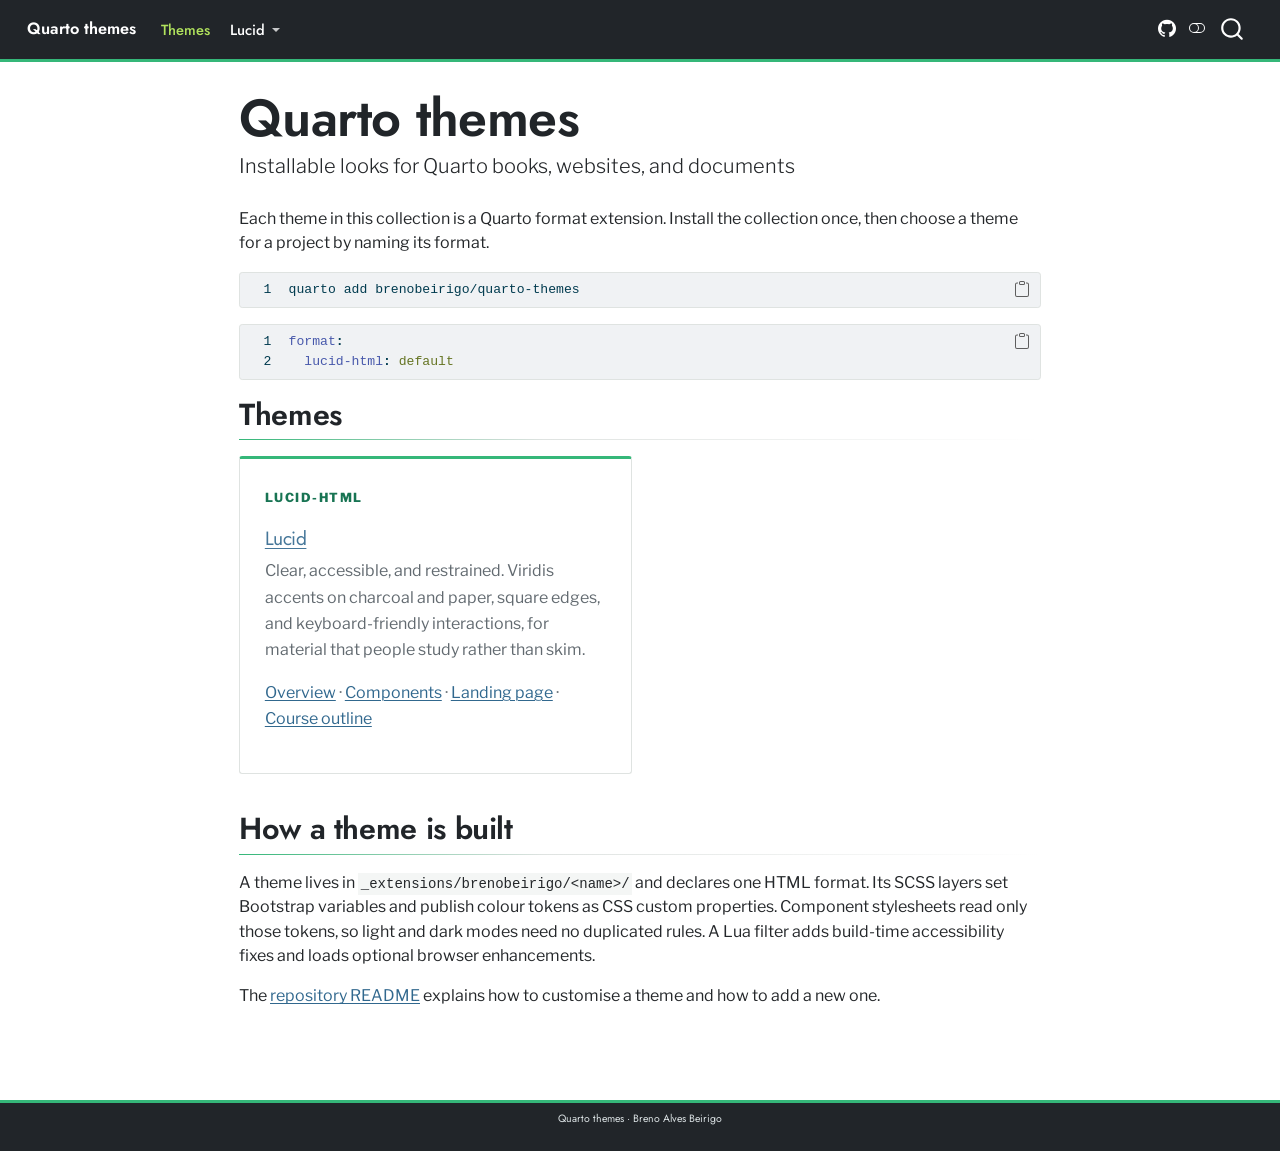
<file: docs/index.html>
<!DOCTYPE html>
<html xmlns="http://www.w3.org/1999/xhtml" lang="en" xml:lang="en"><head>

<meta charset="utf-8">
<meta name="generator" content="quarto-1.9.38">

<meta name="viewport" content="width=device-width, initial-scale=1.0, user-scalable=yes">


<title>Quarto themes</title>
<style>
/* Default styles provided by pandoc.
** See https://pandoc.org/MANUAL.html#variables-for-html for config info.
*/
code{white-space: pre-wrap;}
span.smallcaps{font-variant: small-caps;}
div.columns{display: flex; gap: min(4vw, 1.5em);}
div.column{flex: auto; overflow-x: auto;}
div.hanging-indent{margin-left: 1.5em; text-indent: -1.5em;}
ul.task-list{list-style: none;}
ul.task-list li input[type="checkbox"] {
  width: 0.8em;
  margin: 0 0.8em 0.2em -1em; /* quarto-specific, see https://github.com/quarto-dev/quarto-cli/issues/4556 */ 
  vertical-align: middle;
}
/* CSS for syntax highlighting */
html { -webkit-text-size-adjust: 100%; }
pre > code.sourceCode { white-space: pre; position: relative; }
pre > code.sourceCode > span { display: inline-block; line-height: 1.25; }
pre > code.sourceCode > span:empty { height: 1.2em; }
.sourceCode { overflow: visible; }
code.sourceCode > span { color: inherit; text-decoration: inherit; }
div.sourceCode { margin: 1em 0; }
pre.sourceCode { margin: 0; }
@media screen {
div.sourceCode { overflow: auto; }
}
@media print {
pre > code.sourceCode { white-space: pre-wrap; }
pre > code.sourceCode > span { text-indent: -5em; padding-left: 5em; }
}
pre.numberSource code
  { counter-reset: source-line 0; }
pre.numberSource code > span
  { position: relative; left: -4em; counter-increment: source-line; }
pre.numberSource code > span > a:first-child::before
  { content: counter(source-line);
    position: relative; left: -1em; text-align: right; vertical-align: baseline;
    border: none; display: inline-block;
    -webkit-touch-callout: none; -webkit-user-select: none;
    -khtml-user-select: none; -moz-user-select: none;
    -ms-user-select: none; user-select: none;
    padding: 0 4px; width: 4em;
  }
pre.numberSource { margin-left: 3em;  padding-left: 4px; }
div.sourceCode
  {   }
@media screen {
pre > code.sourceCode > span > a:first-child::before { text-decoration: underline; }
}
</style>


<script src="site_libs/quarto-nav/quarto-nav.js"></script>
<script src="site_libs/quarto-nav/headroom.min.js"></script>
<script src="site_libs/clipboard/clipboard.min.js"></script>
<script src="site_libs/quarto-search/autocomplete.umd.js"></script>
<script src="site_libs/quarto-search/fuse.min.js"></script>
<script src="site_libs/quarto-search/quarto-search.js"></script>
<meta name="quarto:offset" content="./">
<script src="site_libs/quarto-html/quarto.js" type="module"></script>
<script src="site_libs/quarto-html/tabsets/tabsets.js" type="module"></script>
<script src="site_libs/quarto-html/popper.min.js"></script>
<script src="site_libs/quarto-html/tippy.umd.min.js"></script>
<script src="site_libs/quarto-html/anchor.min.js"></script>
<link href="site_libs/quarto-html/tippy.css" rel="stylesheet">
<link href="site_libs/quarto-html/quarto-syntax-highlighting-b357ad3a865e0589454db861382592ea.css" rel="stylesheet" class="quarto-color-scheme" id="quarto-text-highlighting-styles">
<link href="site_libs/quarto-html/quarto-syntax-highlighting-dark-5769bbd8545483d5715a711f9f708f75.css" rel="stylesheet" class="quarto-color-scheme quarto-color-alternate" id="quarto-text-highlighting-styles">
<link href="site_libs/quarto-html/quarto-syntax-highlighting-b357ad3a865e0589454db861382592ea.css" rel="stylesheet" class="quarto-color-scheme-extra" id="quarto-text-highlighting-styles">
<script src="site_libs/bootstrap/bootstrap.min.js"></script>
<link href="site_libs/bootstrap/bootstrap-icons.css" rel="stylesheet">
<link href="site_libs/bootstrap/bootstrap-6584ca91e93a94b05a1208d2344bae82.min.css" rel="stylesheet" append-hash="true" class="quarto-color-scheme" id="quarto-bootstrap" data-mode="light">
<link href="site_libs/bootstrap/bootstrap-dark-136f0fceacd5afb9f1dad93e41f7732c.min.css" rel="stylesheet" append-hash="true" class="quarto-color-scheme quarto-color-alternate" id="quarto-bootstrap" data-mode="dark">
<link href="site_libs/bootstrap/bootstrap-6584ca91e93a94b05a1208d2344bae82.min.css" rel="stylesheet" append-hash="true" class="quarto-color-scheme-extra" id="quarto-bootstrap" data-mode="light">
<script id="quarto-search-options" type="application/json">{
  "location": "navbar",
  "copy-button": false,
  "collapse-after": 3,
  "panel-placement": "end",
  "type": "overlay",
  "limit": 50,
  "keyboard-shortcut": [
    "f",
    "/",
    "s"
  ],
  "show-item-context": false,
  "language": {
    "search-no-results-text": "No results",
    "search-matching-documents-text": "matching documents",
    "search-copy-link-title": "Copy link to search",
    "search-hide-matches-text": "Hide additional matches",
    "search-more-match-text": "more match in this document",
    "search-more-matches-text": "more matches in this document",
    "search-clear-button-title": "Clear",
    "search-text-placeholder": "",
    "search-detached-cancel-button-title": "Cancel",
    "search-submit-button-title": "Submit",
    "search-label": "Search"
  }
}</script>


<link rel="stylesheet" href="site_libs\quarto-contrib\quarto-project\brenobeirigo\lucid\css\layout.css">
<link rel="stylesheet" href="site_libs\quarto-contrib\quarto-project\brenobeirigo\lucid\css\tables.css">
<link rel="stylesheet" href="site_libs\quarto-contrib\quarto-project\brenobeirigo\lucid\css\pseudocode.css">
<link rel="stylesheet" href="site_libs\quarto-contrib\quarto-project\brenobeirigo\lucid\css\exercises.css">
<link rel="stylesheet" href="site_libs\quarto-contrib\quarto-project\brenobeirigo\lucid\css\worksheets.css">
<link rel="stylesheet" href="site_libs\quarto-contrib\quarto-project\brenobeirigo\lucid\css\landing.css">
<link rel="stylesheet" href="site_libs\quarto-contrib\quarto-project\brenobeirigo\lucid\css\course-outline.css">
<link rel="stylesheet" href="site_libs\quarto-contrib\quarto-project\brenobeirigo\lucid\css\print.css">
</head>

<body class="nav-fixed fullcontent quarto-light"><script id="quarto-html-before-body" type="application/javascript">
    const toggleBodyColorMode = (bsSheetEl) => {
      const mode = bsSheetEl.getAttribute("data-mode");
      const bodyEl = window.document.querySelector("body");
      if (mode === "dark") {
        bodyEl.classList.add("quarto-dark");
        bodyEl.classList.remove("quarto-light");
      } else {
        bodyEl.classList.add("quarto-light");
        bodyEl.classList.remove("quarto-dark");
      }
    }
    const toggleBodyColorPrimary = () => {
      const bsSheetEl = window.document.querySelector("link#quarto-bootstrap:not([rel=disabled-stylesheet])");
      if (bsSheetEl) {
        toggleBodyColorMode(bsSheetEl);
      }
    }
    const setColorSchemeToggle = (alternate) => {
      const toggles = window.document.querySelectorAll('.quarto-color-scheme-toggle');
      for (let i=0; i < toggles.length; i++) {
        const toggle = toggles[i];
        if (toggle) {
          if (alternate) {
            toggle.classList.add("alternate");
          } else {
            toggle.classList.remove("alternate");
          }
        }
      }
    };
    const toggleColorMode = (alternate) => {
      // Switch the stylesheets
      const primaryStylesheets = window.document.querySelectorAll('link.quarto-color-scheme:not(.quarto-color-alternate)');
      const alternateStylesheets = window.document.querySelectorAll('link.quarto-color-scheme.quarto-color-alternate');
      manageTransitions('#quarto-margin-sidebar .nav-link', false);
      if (alternate) {
        // note: dark is layered on light, we don't disable primary!
        enableStylesheet(alternateStylesheets);
        for (const sheetNode of alternateStylesheets) {
          if (sheetNode.id === "quarto-bootstrap") {
            toggleBodyColorMode(sheetNode);
          }
        }
      } else {
        disableStylesheet(alternateStylesheets);
        enableStylesheet(primaryStylesheets)
        toggleBodyColorPrimary();
      }
      manageTransitions('#quarto-margin-sidebar .nav-link', true);
      // Switch the toggles
      setColorSchemeToggle(alternate)
      // Hack to workaround the fact that safari doesn't
      // properly recolor the scrollbar when toggling (#1455)
      if (navigator.userAgent.indexOf('Safari') > 0 && navigator.userAgent.indexOf('Chrome') == -1) {
        manageTransitions("body", false);
        window.scrollTo(0, 1);
        setTimeout(() => {
          window.scrollTo(0, 0);
          manageTransitions("body", true);
        }, 40);
      }
    }
    const disableStylesheet = (stylesheets) => {
      for (let i=0; i < stylesheets.length; i++) {
        const stylesheet = stylesheets[i];
        stylesheet.rel = 'disabled-stylesheet';
      }
    }
    const enableStylesheet = (stylesheets) => {
      for (let i=0; i < stylesheets.length; i++) {
        const stylesheet = stylesheets[i];
        if(stylesheet.rel !== 'stylesheet') { // for Chrome, which will still FOUC without this check
          stylesheet.rel = 'stylesheet';
        }
      }
    }
    const manageTransitions = (selector, allowTransitions) => {
      const els = window.document.querySelectorAll(selector);
      for (let i=0; i < els.length; i++) {
        const el = els[i];
        if (allowTransitions) {
          el.classList.remove('notransition');
        } else {
          el.classList.add('notransition');
        }
      }
    }
    const isFileUrl = () => {
      return window.location.protocol === 'file:';
    }
    const hasAlternateSentinel = () => {
      let styleSentinel = getColorSchemeSentinel();
      if (styleSentinel !== null) {
        return styleSentinel === "alternate";
      } else {
        return false;
      }
    }
    const setStyleSentinel = (alternate) => {
      const value = alternate ? "alternate" : "default";
      if (!isFileUrl()) {
        window.localStorage.setItem("quarto-color-scheme", value);
      } else {
        localAlternateSentinel = value;
      }
    }
    const getColorSchemeSentinel = () => {
      if (!isFileUrl()) {
        const storageValue = window.localStorage.getItem("quarto-color-scheme");
        return storageValue != null ? storageValue : localAlternateSentinel;
      } else {
        return localAlternateSentinel;
      }
    }
    const toggleGiscusIfUsed = (isAlternate, darkModeDefault) => {
      const baseTheme = document.querySelector('#giscus-base-theme')?.value ?? 'light';
      const alternateTheme = document.querySelector('#giscus-alt-theme')?.value ?? 'dark';
      let newTheme = '';
      if(authorPrefersDark) {
        newTheme = isAlternate ? baseTheme : alternateTheme;
      } else {
        newTheme = isAlternate ? alternateTheme : baseTheme;
      }
      const changeGiscusTheme = () => {
        // From: https://github.com/giscus/giscus/issues/336
        const sendMessage = (message) => {
          const iframe = document.querySelector('iframe.giscus-frame');
          if (!iframe) return;
          iframe.contentWindow.postMessage({ giscus: message }, 'https://giscus.app');
        }
        sendMessage({
          setConfig: {
            theme: newTheme
          }
        });
      }
      const isGiscussLoaded = window.document.querySelector('iframe.giscus-frame') !== null;
      if (isGiscussLoaded) {
        changeGiscusTheme();
      }
    };
    const authorPrefersDark = false;
    const darkModeDefault = authorPrefersDark;
      document.querySelector('link#quarto-text-highlighting-styles.quarto-color-scheme-extra').rel = 'disabled-stylesheet';
      document.querySelector('link#quarto-bootstrap.quarto-color-scheme-extra').rel = 'disabled-stylesheet';
    let localAlternateSentinel = darkModeDefault ? 'alternate' : 'default';
    // Dark / light mode switch
    window.quartoToggleColorScheme = () => {
      // Read the current dark / light value
      let toAlternate = !hasAlternateSentinel();
      toggleColorMode(toAlternate);
      setStyleSentinel(toAlternate);
      toggleGiscusIfUsed(toAlternate, darkModeDefault);
      window.dispatchEvent(new Event('resize'));
    };
    // Switch to dark mode if need be
    if (hasAlternateSentinel()) {
      toggleColorMode(true);
    } else {
      toggleColorMode(false);
    }
  </script>

<div id="quarto-search-results"></div>
  <header id="quarto-header" class="headroom fixed-top">
    <nav class="navbar navbar-expand-lg " data-bs-theme="dark">
      <div class="navbar-container container-fluid">
      <div class="navbar-brand-container mx-auto">
    <a class="navbar-brand" href="./index.html">
    <span class="navbar-title">Quarto themes</span>
    </a>
  </div>
            <div id="quarto-search" class="" title="Search"></div>
          <button class="navbar-toggler" type="button" data-bs-toggle="collapse" data-bs-target="#navbarCollapse" aria-controls="navbarCollapse" role="menu" aria-expanded="false" aria-label="Toggle navigation" onclick="if (window.quartoToggleHeadroom) { window.quartoToggleHeadroom(); }">
  <span class="navbar-toggler-icon"></span>
</button>
          <div class="collapse navbar-collapse" id="navbarCollapse">
            <ul class="navbar-nav navbar-nav-scroll me-auto">
  <li class="nav-item">
    <a class="nav-link active" href="./index.html" aria-current="page"> 
<span class="menu-text">Themes</span></a>
  </li>  
  <li class="nav-item dropdown ">
    <a class="nav-link dropdown-toggle" href="#" id="nav-menu-lucid" role="link" data-bs-toggle="dropdown" aria-expanded="false">
 <span class="menu-text">Lucid</span>
    </a>
    <ul class="dropdown-menu" aria-labelledby="nav-menu-lucid">    
        <li>
    <a class="dropdown-item" href="./lucid/index.html">
 <span class="dropdown-text">Overview</span></a>
  </li>  
        <li>
    <a class="dropdown-item" href="./lucid/components.html">
 <span class="dropdown-text">Components</span></a>
  </li>  
        <li>
    <a class="dropdown-item" href="./lucid/landing.html">
 <span class="dropdown-text">Landing page</span></a>
  </li>  
        <li>
    <a class="dropdown-item" href="./lucid/course-outline.html">
 <span class="dropdown-text">Course outline</span></a>
  </li>  
    </ul>
  </li>
</ul>
            <ul class="navbar-nav navbar-nav-scroll ms-auto">
  <li class="nav-item compact">
    <a class="nav-link" href="https://github.com/brenobeirigo/quarto-themes"> <i class="bi bi-github" role="img" aria-label="Source on GitHub">
</i> 
<span class="menu-text"></span></a>
  </li>  
</ul>
          </div> <!-- /navcollapse -->
            <div class="quarto-navbar-tools">
  <a href="" class="quarto-color-scheme-toggle quarto-navigation-tool  px-1" onclick="window.quartoToggleColorScheme(); return false;" title="Toggle dark mode"><i class="bi"></i></a>
</div>
      </div> <!-- /container-fluid -->
    </nav>
</header>
<!-- content -->
<div id="quarto-content" class="quarto-container page-columns page-rows-contents page-layout-article page-navbar">
<!-- sidebar -->
<!-- margin-sidebar -->
    
<!-- main -->
<main class="content" id="quarto-document-content">


<header id="title-block-header" class="quarto-title-block default">
<div class="quarto-title">
<h1 class="title">Quarto themes</h1>
<p class="subtitle lead">Installable looks for Quarto books, websites, and documents</p>
</div>



<div class="quarto-title-meta">

    
  
    
  </div>
  


</header>


<p>Each theme in this collection is a Quarto format extension. Install the collection once, then choose a theme for a project by naming its format.</p>
<div class="code-copy-outer-scaffold"><div class="sourceCode" id="cb1"><pre class="sourceCode numberSource bash number-lines code-with-copy"><code class="sourceCode bash"><span id="cb1-1"><a href="#cb1-1"></a><span class="ex">quarto</span> add brenobeirigo/quarto-themes</span></code></pre></div><button title="Copy to Clipboard" class="code-copy-button"><i class="bi"></i></button></div>
<div class="code-copy-outer-scaffold"><div class="sourceCode" id="cb2"><pre class="sourceCode numberSource yaml number-lines code-with-copy"><code class="sourceCode yaml"><span id="cb2-1"><a href="#cb2-1"></a><span class="fu">format</span><span class="kw">:</span></span>
<span id="cb2-2"><a href="#cb2-2"></a><span class="at">  </span><span class="fu">lucid-html</span><span class="kw">:</span><span class="at"> default</span></span></code></pre></div><button title="Copy to Clipboard" class="code-copy-button"><i class="bi"></i></button></div>
<section id="themes" class="level2">
<h2 class="anchored" data-anchor-id="themes">Themes</h2>
<div class="landing-cards">
<div class="landing-card">
<p><span class="landing-card-number">LUCID-HTML</span></p>
<section id="lucid" class="level3">
<h3 class="anchored" data-anchor-id="lucid"><a href="./lucid/index.html">Lucid</a></h3>
<p>Clear, accessible, and restrained. Viridis accents on charcoal and paper, square edges, and keyboard-friendly interactions, for material that people study rather than skim.</p>
<p><a href="./lucid/index.html">Overview</a> · <a href="./lucid/components.html">Components</a> · <a href="./lucid/landing.html">Landing page</a> · <a href="./lucid/course-outline.html">Course outline</a></p>
</section>
</div>
</div>
</section>
<section id="how-a-theme-is-built" class="level2">
<h2 class="anchored" data-anchor-id="how-a-theme-is-built">How a theme is built</h2>
<p>A theme lives in <code>_extensions/brenobeirigo/&lt;name&gt;/</code> and declares one HTML format. Its SCSS layers set Bootstrap variables and publish colour tokens as CSS custom properties. Component stylesheets read only those tokens, so light and dark modes need no duplicated rules. A Lua filter adds build-time accessibility fixes and loads optional browser enhancements.</p>
<p>The <a href="https://github.com/brenobeirigo/quarto-themes#readme">repository README</a> explains how to customise a theme and how to add a new one.</p>


</section>

</main> <!-- /main -->
<script id="quarto-html-after-body" type="application/javascript">
  window.document.addEventListener("DOMContentLoaded", function (event) {
    // Ensure there is a toggle, if there isn't float one in the top right
    if (window.document.querySelector('.quarto-color-scheme-toggle') === null) {
      const a = window.document.createElement('a');
      a.classList.add('top-right');
      a.classList.add('quarto-color-scheme-toggle');
      a.href = "";
      a.onclick = function() { try { window.quartoToggleColorScheme(); } catch {} return false; };
      const i = window.document.createElement("i");
      i.classList.add('bi');
      a.appendChild(i);
      window.document.body.appendChild(a);
    }
    setColorSchemeToggle(hasAlternateSentinel())
    const icon = "";
    const anchorJS = new window.AnchorJS();
    anchorJS.options = {
      placement: 'right',
      icon: icon
    };
    anchorJS.add('.anchored');
    const isCodeAnnotation = (el) => {
      for (const clz of el.classList) {
        if (clz.startsWith('code-annotation-')) {                     
          return true;
        }
      }
      return false;
    }
    const onCopySuccess = function(e) {
      // button target
      const button = e.trigger;
      // don't keep focus
      button.blur();
      // flash "checked"
      button.classList.add('code-copy-button-checked');
      var currentTitle = button.getAttribute("title");
      button.setAttribute("title", "Copied!");
      let tooltip;
      if (window.bootstrap) {
        button.setAttribute("data-bs-toggle", "tooltip");
        button.setAttribute("data-bs-placement", "left");
        button.setAttribute("data-bs-title", "Copied!");
        tooltip = new bootstrap.Tooltip(button, 
          { trigger: "manual", 
            customClass: "code-copy-button-tooltip",
            offset: [0, -8]});
        tooltip.show();    
      }
      setTimeout(function() {
        if (tooltip) {
          tooltip.hide();
          button.removeAttribute("data-bs-title");
          button.removeAttribute("data-bs-toggle");
          button.removeAttribute("data-bs-placement");
        }
        button.setAttribute("title", currentTitle);
        button.classList.remove('code-copy-button-checked');
      }, 1000);
      // clear code selection
      e.clearSelection();
    }
    const getTextToCopy = function(trigger) {
      const outerScaffold = trigger.parentElement.cloneNode(true);
      const codeEl = outerScaffold.querySelector('code');
      for (const childEl of codeEl.children) {
        if (isCodeAnnotation(childEl)) {
          childEl.remove();
        }
      }
      return codeEl.innerText;
    }
    const clipboard = new window.ClipboardJS('.code-copy-button:not([data-in-quarto-modal])', {
      text: getTextToCopy
    });
    clipboard.on('success', onCopySuccess);
    if (window.document.getElementById('quarto-embedded-source-code-modal')) {
      const clipboardModal = new window.ClipboardJS('.code-copy-button[data-in-quarto-modal]', {
        text: getTextToCopy,
        container: window.document.getElementById('quarto-embedded-source-code-modal')
      });
      clipboardModal.on('success', onCopySuccess);
    }
      var localhostRegex = new RegExp(/^(?:http|https):\/\/localhost\:?[0-9]*\//);
      var mailtoRegex = new RegExp(/^mailto:/);
        var filterRegex = new RegExp("https:\/\/brenobeirigo\.github\.io\/quarto-themes\/");
      var isInternal = (href) => {
          return filterRegex.test(href) || localhostRegex.test(href) || mailtoRegex.test(href);
      }
      // Inspect non-navigation links and adorn them if external
     var links = window.document.querySelectorAll('a[href]:not(.nav-link):not(.navbar-brand):not(.toc-action):not(.sidebar-link):not(.sidebar-item-toggle):not(.pagination-link):not(.no-external):not([aria-hidden]):not(.dropdown-item):not(.quarto-navigation-tool):not(.about-link)');
      for (var i=0; i<links.length; i++) {
        const link = links[i];
        if (!isInternal(link.href)) {
          // undo the damage that might have been done by quarto-nav.js in the case of
          // links that we want to consider external
          if (link.dataset.originalHref !== undefined) {
            link.href = link.dataset.originalHref;
          }
        }
      }
    function tippyHover(el, contentFn, onTriggerFn, onUntriggerFn) {
      const config = {
        allowHTML: true,
        maxWidth: 500,
        delay: 100,
        arrow: false,
        appendTo: function(el) {
            return el.parentElement;
        },
        interactive: true,
        interactiveBorder: 10,
        theme: 'quarto',
        placement: 'bottom-start',
      };
      if (contentFn) {
        config.content = contentFn;
      }
      if (onTriggerFn) {
        config.onTrigger = onTriggerFn;
      }
      if (onUntriggerFn) {
        config.onUntrigger = onUntriggerFn;
      }
      window.tippy(el, config); 
    }
    const noterefs = window.document.querySelectorAll('a[role="doc-noteref"]');
    for (var i=0; i<noterefs.length; i++) {
      const ref = noterefs[i];
      tippyHover(ref, function() {
        // use id or data attribute instead here
        let href = ref.getAttribute('data-footnote-href') || ref.getAttribute('href');
        try { href = new URL(href).hash; } catch {}
        const id = href.replace(/^#\/?/, "");
        const note = window.document.getElementById(id);
        if (note) {
          return note.innerHTML;
        } else {
          return "";
        }
      });
    }
    const xrefs = window.document.querySelectorAll('a.quarto-xref');
    const processXRef = (id, note) => {
      // Strip column container classes
      const stripColumnClz = (el) => {
        el.classList.remove("page-full", "page-columns");
        if (el.children) {
          for (const child of el.children) {
            stripColumnClz(child);
          }
        }
      }
      stripColumnClz(note)
      if (id === null || id.startsWith('sec-')) {
        // Special case sections, only their first couple elements
        const container = document.createElement("div");
        if (note.children && note.children.length > 2) {
          container.appendChild(note.children[0].cloneNode(true));
          for (let i = 1; i < note.children.length; i++) {
            const child = note.children[i];
            if (child.tagName === "P" && child.innerText === "") {
              continue;
            } else {
              container.appendChild(child.cloneNode(true));
              break;
            }
          }
          if (window.Quarto?.typesetMath) {
            window.Quarto.typesetMath(container);
          }
          return container.innerHTML
        } else {
          if (window.Quarto?.typesetMath) {
            window.Quarto.typesetMath(note);
          }
          return note.innerHTML;
        }
      } else {
        // Remove any anchor links if they are present
        const anchorLink = note.querySelector('a.anchorjs-link');
        if (anchorLink) {
          anchorLink.remove();
        }
        if (window.Quarto?.typesetMath) {
          window.Quarto.typesetMath(note);
        }
        if (note.classList.contains("callout")) {
          return note.outerHTML;
        } else {
          return note.innerHTML;
        }
      }
    }
    for (var i=0; i<xrefs.length; i++) {
      const xref = xrefs[i];
      tippyHover(xref, undefined, function(instance) {
        instance.disable();
        let url = xref.getAttribute('href');
        let hash = undefined; 
        if (url.startsWith('#')) {
          hash = url;
        } else {
          try { hash = new URL(url).hash; } catch {}
        }
        if (hash) {
          const id = hash.replace(/^#\/?/, "");
          const note = window.document.getElementById(id);
          if (note !== null) {
            try {
              const html = processXRef(id, note.cloneNode(true));
              instance.setContent(html);
            } finally {
              instance.enable();
              instance.show();
            }
          } else {
            // See if we can fetch this
            fetch(url.split('#')[0])
            .then(res => res.text())
            .then(html => {
              const parser = new DOMParser();
              const htmlDoc = parser.parseFromString(html, "text/html");
              const note = htmlDoc.getElementById(id);
              if (note !== null) {
                const html = processXRef(id, note);
                instance.setContent(html);
              } 
            }).finally(() => {
              instance.enable();
              instance.show();
            });
          }
        } else {
          // See if we can fetch a full url (with no hash to target)
          // This is a special case and we should probably do some content thinning / targeting
          fetch(url)
          .then(res => res.text())
          .then(html => {
            const parser = new DOMParser();
            const htmlDoc = parser.parseFromString(html, "text/html");
            const note = htmlDoc.querySelector('main.content');
            if (note !== null) {
              // This should only happen for chapter cross references
              // (since there is no id in the URL)
              // remove the first header
              if (note.children.length > 0 && note.children[0].tagName === "HEADER") {
                note.children[0].remove();
              }
              const html = processXRef(null, note);
              instance.setContent(html);
            } 
          }).finally(() => {
            instance.enable();
            instance.show();
          });
        }
      }, function(instance) {
      });
    }
        let selectedAnnoteEl;
        const selectorForAnnotation = ( cell, annotation) => {
          let cellAttr = 'data-code-cell="' + cell + '"';
          let lineAttr = 'data-code-annotation="' +  annotation + '"';
          const selector = 'span[' + cellAttr + '][' + lineAttr + ']';
          return selector;
        }
        const selectCodeLines = (annoteEl) => {
          const doc = window.document;
          const targetCell = annoteEl.getAttribute("data-target-cell");
          const targetAnnotation = annoteEl.getAttribute("data-target-annotation");
          const annoteSpan = window.document.querySelector(selectorForAnnotation(targetCell, targetAnnotation));
          const lines = annoteSpan.getAttribute("data-code-lines").split(",");
          const lineIds = lines.map((line) => {
            return targetCell + "-" + line;
          })
          let top = null;
          let height = null;
          let parent = null;
          if (lineIds.length > 0) {
              //compute the position of the single el (top and bottom and make a div)
              const el = window.document.getElementById(lineIds[0]);
              top = el.offsetTop;
              height = el.offsetHeight;
              parent = el.parentElement.parentElement;
            if (lineIds.length > 1) {
              const lastEl = window.document.getElementById(lineIds[lineIds.length - 1]);
              const bottom = lastEl.offsetTop + lastEl.offsetHeight;
              height = bottom - top;
            }
            if (top !== null && height !== null && parent !== null) {
              // cook up a div (if necessary) and position it 
              let div = window.document.getElementById("code-annotation-line-highlight");
              if (div === null) {
                div = window.document.createElement("div");
                div.setAttribute("id", "code-annotation-line-highlight");
                div.style.position = 'absolute';
                parent.appendChild(div);
              }
              div.style.top = top - 2 + "px";
              div.style.height = height + 4 + "px";
              div.style.left = 0;
              let gutterDiv = window.document.getElementById("code-annotation-line-highlight-gutter");
              if (gutterDiv === null) {
                gutterDiv = window.document.createElement("div");
                gutterDiv.setAttribute("id", "code-annotation-line-highlight-gutter");
                gutterDiv.style.position = 'absolute';
                const codeCell = window.document.getElementById(targetCell);
                const gutter = codeCell.querySelector('.code-annotation-gutter');
                gutter.appendChild(gutterDiv);
              }
              gutterDiv.style.top = top - 2 + "px";
              gutterDiv.style.height = height + 4 + "px";
            }
            selectedAnnoteEl = annoteEl;
          }
        };
        const unselectCodeLines = () => {
          const elementsIds = ["code-annotation-line-highlight", "code-annotation-line-highlight-gutter"];
          elementsIds.forEach((elId) => {
            const div = window.document.getElementById(elId);
            if (div) {
              div.remove();
            }
          });
          selectedAnnoteEl = undefined;
        };
          // Handle positioning of the toggle
      window.addEventListener(
        "resize",
        throttle(() => {
          elRect = undefined;
          if (selectedAnnoteEl) {
            selectCodeLines(selectedAnnoteEl);
          }
        }, 10)
      );
      function throttle(fn, ms) {
      let throttle = false;
      let timer;
        return (...args) => {
          if(!throttle) { // first call gets through
              fn.apply(this, args);
              throttle = true;
          } else { // all the others get throttled
              if(timer) clearTimeout(timer); // cancel #2
              timer = setTimeout(() => {
                fn.apply(this, args);
                timer = throttle = false;
              }, ms);
          }
        };
      }
        // Attach click handler to the DT
        const annoteDls = window.document.querySelectorAll('dt[data-target-cell]');
        for (const annoteDlNode of annoteDls) {
          annoteDlNode.addEventListener('click', (event) => {
            const clickedEl = event.target;
            if (clickedEl !== selectedAnnoteEl) {
              unselectCodeLines();
              const activeEl = window.document.querySelector('dt[data-target-cell].code-annotation-active');
              if (activeEl) {
                activeEl.classList.remove('code-annotation-active');
              }
              selectCodeLines(clickedEl);
              clickedEl.classList.add('code-annotation-active');
            } else {
              // Unselect the line
              unselectCodeLines();
              clickedEl.classList.remove('code-annotation-active');
            }
          });
        }
    const findCites = (el) => {
      const parentEl = el.parentElement;
      if (parentEl) {
        const cites = parentEl.dataset.cites;
        if (cites) {
          return {
            el,
            cites: cites.split(' ')
          };
        } else {
          return findCites(el.parentElement)
        }
      } else {
        return undefined;
      }
    };
    var bibliorefs = window.document.querySelectorAll('a[role="doc-biblioref"]');
    for (var i=0; i<bibliorefs.length; i++) {
      const ref = bibliorefs[i];
      const citeInfo = findCites(ref);
      if (citeInfo) {
        tippyHover(citeInfo.el, function() {
          var popup = window.document.createElement('div');
          citeInfo.cites.forEach(function(cite) {
            var citeDiv = window.document.createElement('div');
            citeDiv.classList.add('hanging-indent');
            citeDiv.classList.add('csl-entry');
            var biblioDiv = window.document.getElementById('ref-' + cite);
            if (biblioDiv) {
              citeDiv.innerHTML = biblioDiv.innerHTML;
            }
            popup.appendChild(citeDiv);
          });
          return popup.innerHTML;
        });
      }
    }
  });
  </script>
</div> <!-- /content -->
<footer class="footer">
  <div class="nav-footer">
    <div class="nav-footer-left">
      &nbsp;
    </div>   
    <div class="nav-footer-center">
<p>Quarto themes · Breno Alves Beirigo</p>
</div>
    <div class="nav-footer-right">
      &nbsp;
    </div>
  </div>
</footer>




<script src="site_libs/quarto-contrib/lucid-1.0.1/flowcharts.js"></script>
<script src="site_libs/quarto-contrib/lucid-1.0.1/callouts.js"></script>
<script src="site_libs/quarto-contrib/lucid-1.0.1/copy-refs.js"></script>
<script src="site_libs/quarto-contrib/lucid-1.0.1/table-scroll.js"></script>
</body></html>
</file>
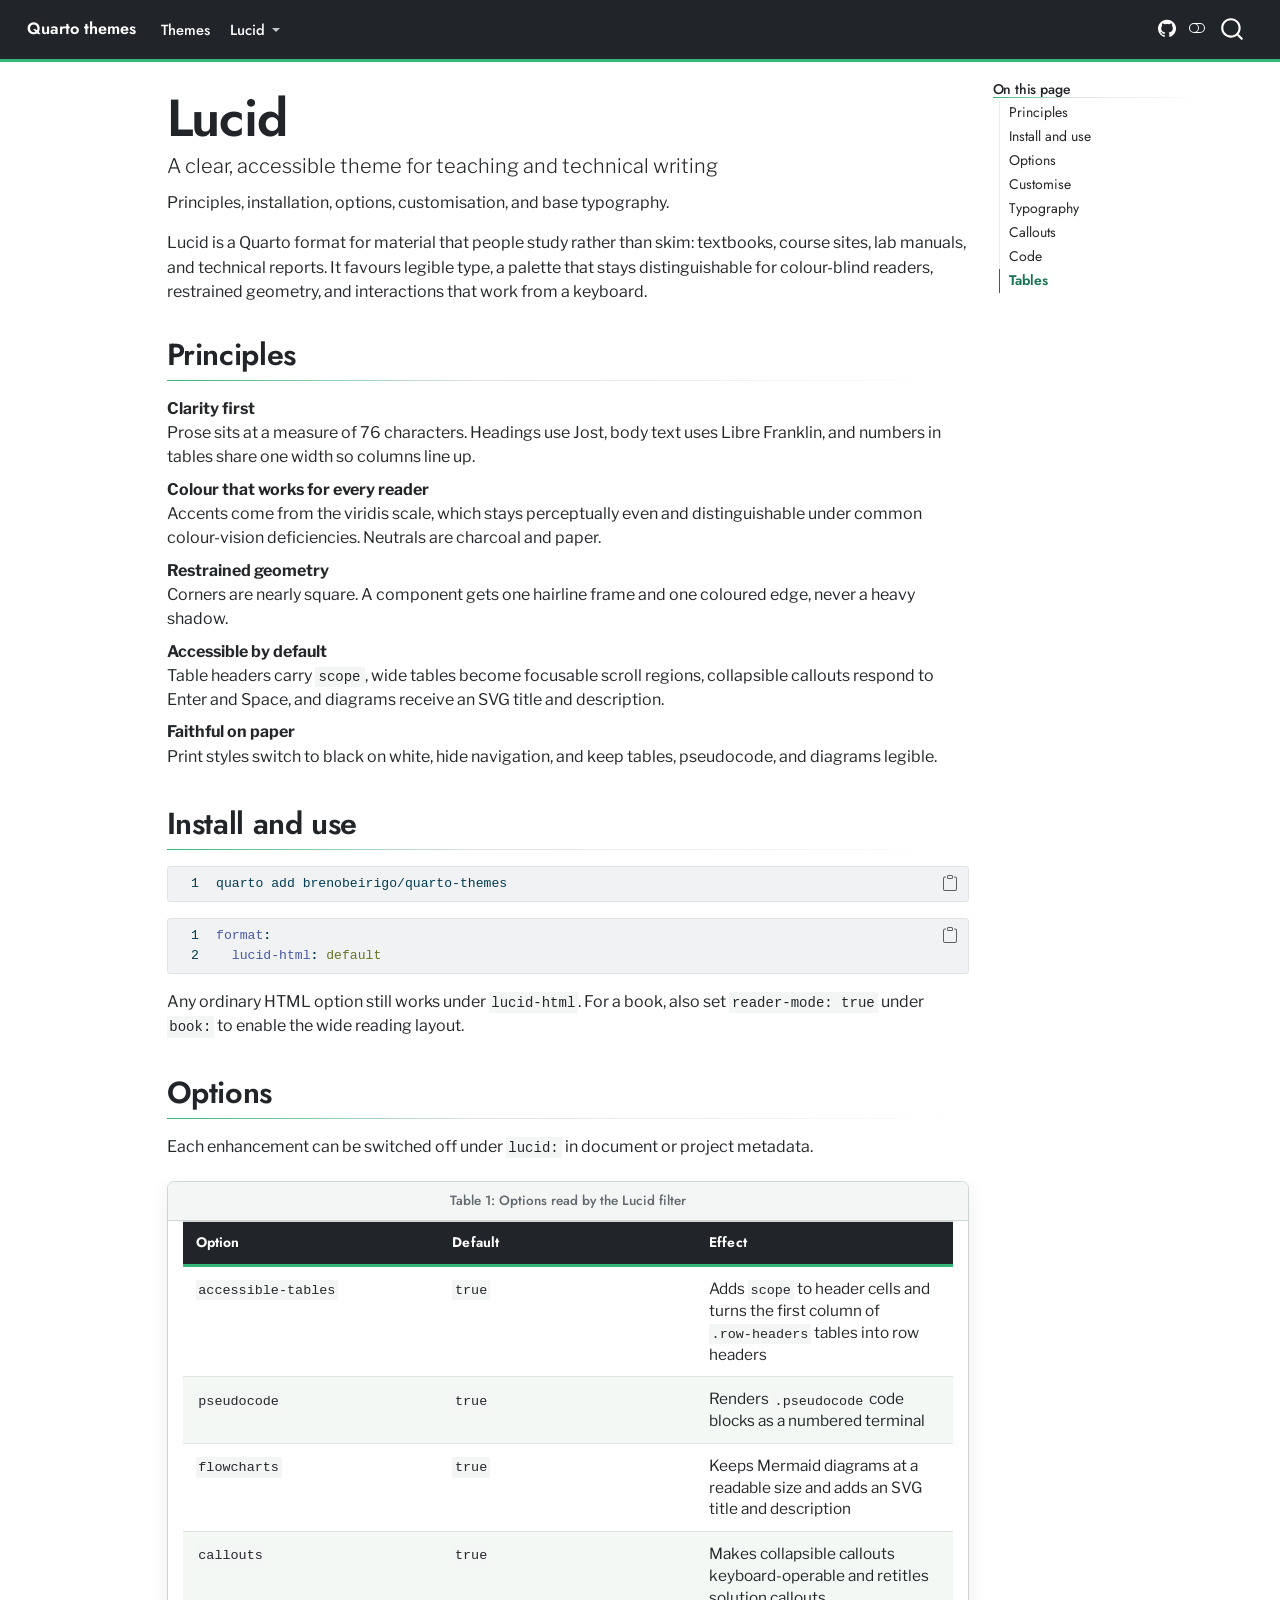
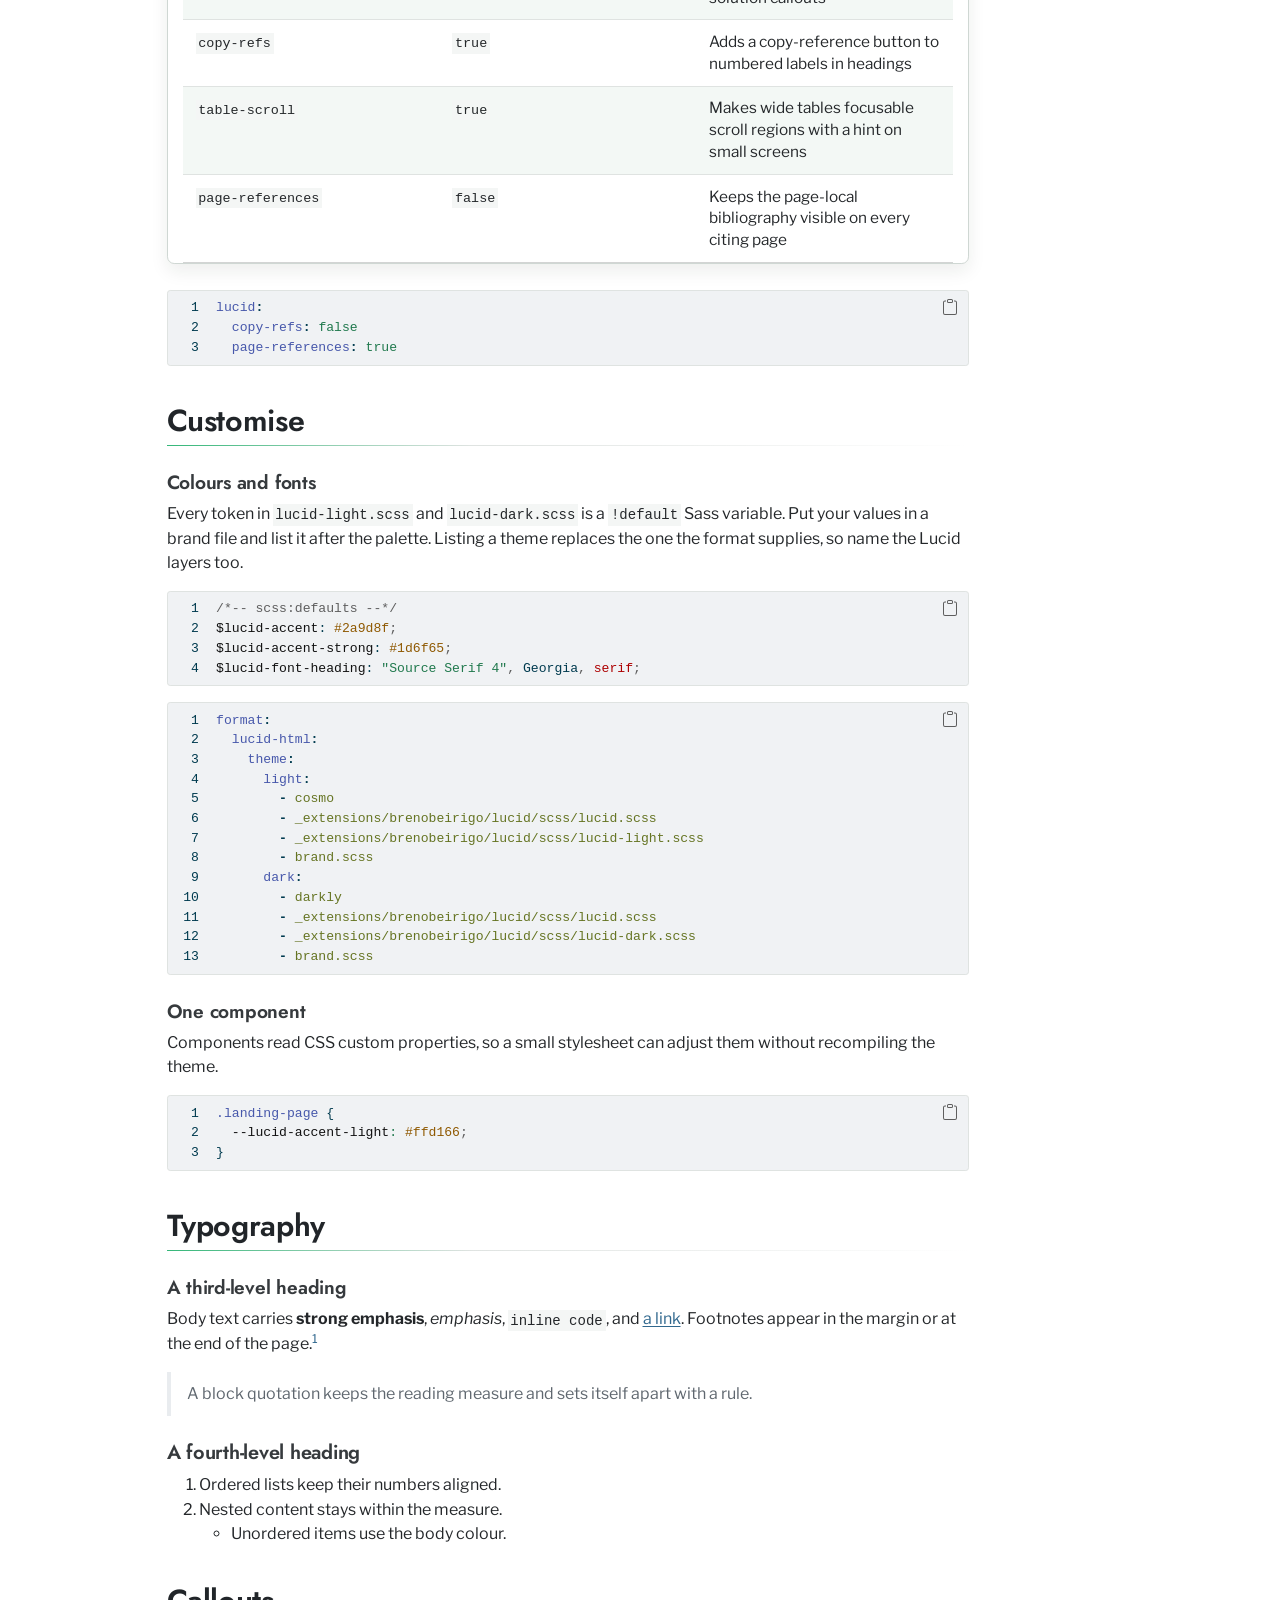
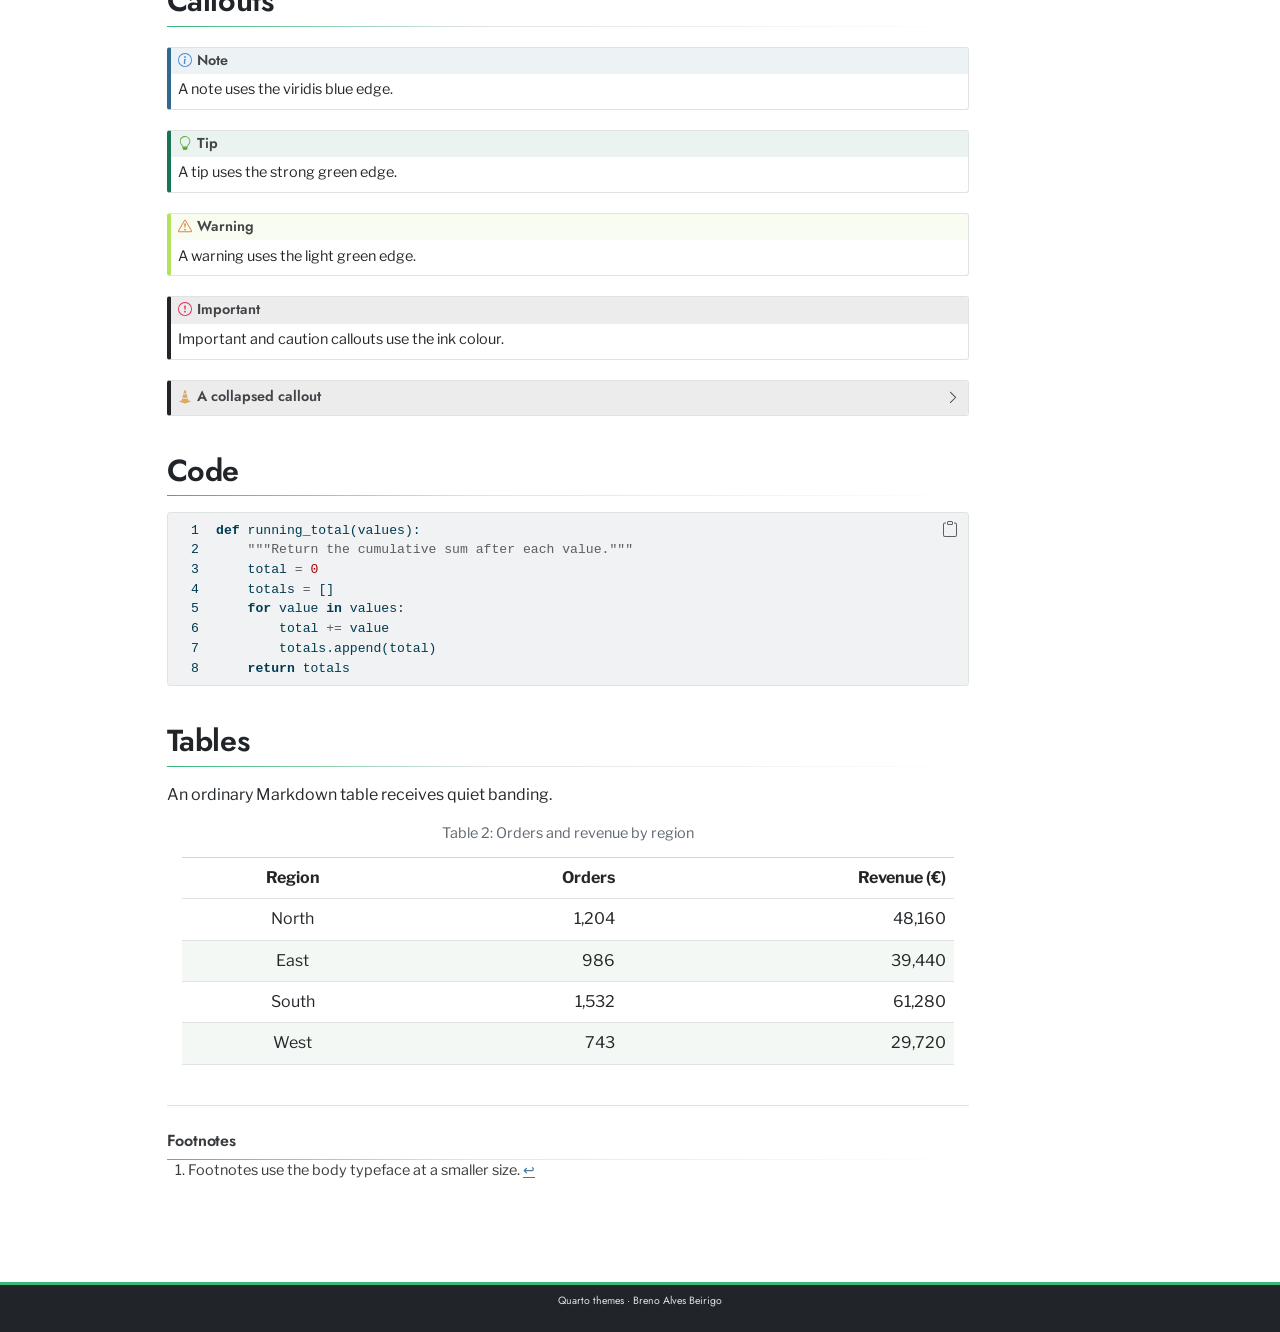
<file: docs/lucid/index.html>
<!DOCTYPE html>
<html xmlns="http://www.w3.org/1999/xhtml" lang="en" xml:lang="en"><head>

<meta charset="utf-8">
<meta name="generator" content="quarto-1.9.38">

<meta name="viewport" content="width=device-width, initial-scale=1.0, user-scalable=yes">

<meta name="description" content="Principles, installation, options, customisation, and base typography.">

<title>Lucid – Quarto themes</title>
<style>
/* Default styles provided by pandoc.
** See https://pandoc.org/MANUAL.html#variables-for-html for config info.
*/
code{white-space: pre-wrap;}
span.smallcaps{font-variant: small-caps;}
div.columns{display: flex; gap: min(4vw, 1.5em);}
div.column{flex: auto; overflow-x: auto;}
div.hanging-indent{margin-left: 1.5em; text-indent: -1.5em;}
ul.task-list{list-style: none;}
ul.task-list li input[type="checkbox"] {
  width: 0.8em;
  margin: 0 0.8em 0.2em -1em; /* quarto-specific, see https://github.com/quarto-dev/quarto-cli/issues/4556 */ 
  vertical-align: middle;
}
/* CSS for syntax highlighting */
html { -webkit-text-size-adjust: 100%; }
pre > code.sourceCode { white-space: pre; position: relative; }
pre > code.sourceCode > span { display: inline-block; line-height: 1.25; }
pre > code.sourceCode > span:empty { height: 1.2em; }
.sourceCode { overflow: visible; }
code.sourceCode > span { color: inherit; text-decoration: inherit; }
div.sourceCode { margin: 1em 0; }
pre.sourceCode { margin: 0; }
@media screen {
div.sourceCode { overflow: auto; }
}
@media print {
pre > code.sourceCode { white-space: pre-wrap; }
pre > code.sourceCode > span { text-indent: -5em; padding-left: 5em; }
}
pre.numberSource code
  { counter-reset: source-line 0; }
pre.numberSource code > span
  { position: relative; left: -4em; counter-increment: source-line; }
pre.numberSource code > span > a:first-child::before
  { content: counter(source-line);
    position: relative; left: -1em; text-align: right; vertical-align: baseline;
    border: none; display: inline-block;
    -webkit-touch-callout: none; -webkit-user-select: none;
    -khtml-user-select: none; -moz-user-select: none;
    -ms-user-select: none; user-select: none;
    padding: 0 4px; width: 4em;
  }
pre.numberSource { margin-left: 3em;  padding-left: 4px; }
div.sourceCode
  {   }
@media screen {
pre > code.sourceCode > span > a:first-child::before { text-decoration: underline; }
}
</style>


<script src="../site_libs/quarto-nav/quarto-nav.js"></script>
<script src="../site_libs/quarto-nav/headroom.min.js"></script>
<script src="../site_libs/clipboard/clipboard.min.js"></script>
<script src="../site_libs/quarto-search/autocomplete.umd.js"></script>
<script src="../site_libs/quarto-search/fuse.min.js"></script>
<script src="../site_libs/quarto-search/quarto-search.js"></script>
<meta name="quarto:offset" content="../">
<script src="../site_libs/quarto-html/quarto.js" type="module"></script>
<script src="../site_libs/quarto-html/tabsets/tabsets.js" type="module"></script>
<script src="../site_libs/quarto-html/popper.min.js"></script>
<script src="../site_libs/quarto-html/tippy.umd.min.js"></script>
<script src="../site_libs/quarto-html/anchor.min.js"></script>
<link href="../site_libs/quarto-html/tippy.css" rel="stylesheet">
<link href="../site_libs/quarto-html/quarto-syntax-highlighting-b357ad3a865e0589454db861382592ea.css" rel="stylesheet" class="quarto-color-scheme" id="quarto-text-highlighting-styles">
<link href="../site_libs/quarto-html/quarto-syntax-highlighting-dark-5769bbd8545483d5715a711f9f708f75.css" rel="stylesheet" class="quarto-color-scheme quarto-color-alternate" id="quarto-text-highlighting-styles">
<link href="../site_libs/quarto-html/quarto-syntax-highlighting-b357ad3a865e0589454db861382592ea.css" rel="stylesheet" class="quarto-color-scheme-extra" id="quarto-text-highlighting-styles">
<script src="../site_libs/bootstrap/bootstrap.min.js"></script>
<link href="../site_libs/bootstrap/bootstrap-icons.css" rel="stylesheet">
<link href="../site_libs/bootstrap/bootstrap-6584ca91e93a94b05a1208d2344bae82.min.css" rel="stylesheet" append-hash="true" class="quarto-color-scheme" id="quarto-bootstrap" data-mode="light">
<link href="../site_libs/bootstrap/bootstrap-dark-136f0fceacd5afb9f1dad93e41f7732c.min.css" rel="stylesheet" append-hash="true" class="quarto-color-scheme quarto-color-alternate" id="quarto-bootstrap" data-mode="dark">
<link href="../site_libs/bootstrap/bootstrap-6584ca91e93a94b05a1208d2344bae82.min.css" rel="stylesheet" append-hash="true" class="quarto-color-scheme-extra" id="quarto-bootstrap" data-mode="light">
<script id="quarto-search-options" type="application/json">{
  "location": "navbar",
  "copy-button": false,
  "collapse-after": 3,
  "panel-placement": "end",
  "type": "overlay",
  "limit": 50,
  "keyboard-shortcut": [
    "f",
    "/",
    "s"
  ],
  "show-item-context": false,
  "language": {
    "search-no-results-text": "No results",
    "search-matching-documents-text": "matching documents",
    "search-copy-link-title": "Copy link to search",
    "search-hide-matches-text": "Hide additional matches",
    "search-more-match-text": "more match in this document",
    "search-more-matches-text": "more matches in this document",
    "search-clear-button-title": "Clear",
    "search-text-placeholder": "",
    "search-detached-cancel-button-title": "Cancel",
    "search-submit-button-title": "Submit",
    "search-label": "Search"
  }
}</script>


<link rel="stylesheet" href="..\site_libs\quarto-contrib\quarto-project\brenobeirigo\lucid\css\layout.css">
<link rel="stylesheet" href="..\site_libs\quarto-contrib\quarto-project\brenobeirigo\lucid\css\tables.css">
<link rel="stylesheet" href="..\site_libs\quarto-contrib\quarto-project\brenobeirigo\lucid\css\pseudocode.css">
<link rel="stylesheet" href="..\site_libs\quarto-contrib\quarto-project\brenobeirigo\lucid\css\exercises.css">
<link rel="stylesheet" href="..\site_libs\quarto-contrib\quarto-project\brenobeirigo\lucid\css\worksheets.css">
<link rel="stylesheet" href="..\site_libs\quarto-contrib\quarto-project\brenobeirigo\lucid\css\landing.css">
<link rel="stylesheet" href="..\site_libs\quarto-contrib\quarto-project\brenobeirigo\lucid\css\course-outline.css">
<link rel="stylesheet" href="..\site_libs\quarto-contrib\quarto-project\brenobeirigo\lucid\css\print.css">
</head>

<body class="nav-fixed quarto-light"><script id="quarto-html-before-body" type="application/javascript">
    const toggleBodyColorMode = (bsSheetEl) => {
      const mode = bsSheetEl.getAttribute("data-mode");
      const bodyEl = window.document.querySelector("body");
      if (mode === "dark") {
        bodyEl.classList.add("quarto-dark");
        bodyEl.classList.remove("quarto-light");
      } else {
        bodyEl.classList.add("quarto-light");
        bodyEl.classList.remove("quarto-dark");
      }
    }
    const toggleBodyColorPrimary = () => {
      const bsSheetEl = window.document.querySelector("link#quarto-bootstrap:not([rel=disabled-stylesheet])");
      if (bsSheetEl) {
        toggleBodyColorMode(bsSheetEl);
      }
    }
    const setColorSchemeToggle = (alternate) => {
      const toggles = window.document.querySelectorAll('.quarto-color-scheme-toggle');
      for (let i=0; i < toggles.length; i++) {
        const toggle = toggles[i];
        if (toggle) {
          if (alternate) {
            toggle.classList.add("alternate");
          } else {
            toggle.classList.remove("alternate");
          }
        }
      }
    };
    const toggleColorMode = (alternate) => {
      // Switch the stylesheets
      const primaryStylesheets = window.document.querySelectorAll('link.quarto-color-scheme:not(.quarto-color-alternate)');
      const alternateStylesheets = window.document.querySelectorAll('link.quarto-color-scheme.quarto-color-alternate');
      manageTransitions('#quarto-margin-sidebar .nav-link', false);
      if (alternate) {
        // note: dark is layered on light, we don't disable primary!
        enableStylesheet(alternateStylesheets);
        for (const sheetNode of alternateStylesheets) {
          if (sheetNode.id === "quarto-bootstrap") {
            toggleBodyColorMode(sheetNode);
          }
        }
      } else {
        disableStylesheet(alternateStylesheets);
        enableStylesheet(primaryStylesheets)
        toggleBodyColorPrimary();
      }
      manageTransitions('#quarto-margin-sidebar .nav-link', true);
      // Switch the toggles
      setColorSchemeToggle(alternate)
      // Hack to workaround the fact that safari doesn't
      // properly recolor the scrollbar when toggling (#1455)
      if (navigator.userAgent.indexOf('Safari') > 0 && navigator.userAgent.indexOf('Chrome') == -1) {
        manageTransitions("body", false);
        window.scrollTo(0, 1);
        setTimeout(() => {
          window.scrollTo(0, 0);
          manageTransitions("body", true);
        }, 40);
      }
    }
    const disableStylesheet = (stylesheets) => {
      for (let i=0; i < stylesheets.length; i++) {
        const stylesheet = stylesheets[i];
        stylesheet.rel = 'disabled-stylesheet';
      }
    }
    const enableStylesheet = (stylesheets) => {
      for (let i=0; i < stylesheets.length; i++) {
        const stylesheet = stylesheets[i];
        if(stylesheet.rel !== 'stylesheet') { // for Chrome, which will still FOUC without this check
          stylesheet.rel = 'stylesheet';
        }
      }
    }
    const manageTransitions = (selector, allowTransitions) => {
      const els = window.document.querySelectorAll(selector);
      for (let i=0; i < els.length; i++) {
        const el = els[i];
        if (allowTransitions) {
          el.classList.remove('notransition');
        } else {
          el.classList.add('notransition');
        }
      }
    }
    const isFileUrl = () => {
      return window.location.protocol === 'file:';
    }
    const hasAlternateSentinel = () => {
      let styleSentinel = getColorSchemeSentinel();
      if (styleSentinel !== null) {
        return styleSentinel === "alternate";
      } else {
        return false;
      }
    }
    const setStyleSentinel = (alternate) => {
      const value = alternate ? "alternate" : "default";
      if (!isFileUrl()) {
        window.localStorage.setItem("quarto-color-scheme", value);
      } else {
        localAlternateSentinel = value;
      }
    }
    const getColorSchemeSentinel = () => {
      if (!isFileUrl()) {
        const storageValue = window.localStorage.getItem("quarto-color-scheme");
        return storageValue != null ? storageValue : localAlternateSentinel;
      } else {
        return localAlternateSentinel;
      }
    }
    const toggleGiscusIfUsed = (isAlternate, darkModeDefault) => {
      const baseTheme = document.querySelector('#giscus-base-theme')?.value ?? 'light';
      const alternateTheme = document.querySelector('#giscus-alt-theme')?.value ?? 'dark';
      let newTheme = '';
      if(authorPrefersDark) {
        newTheme = isAlternate ? baseTheme : alternateTheme;
      } else {
        newTheme = isAlternate ? alternateTheme : baseTheme;
      }
      const changeGiscusTheme = () => {
        // From: https://github.com/giscus/giscus/issues/336
        const sendMessage = (message) => {
          const iframe = document.querySelector('iframe.giscus-frame');
          if (!iframe) return;
          iframe.contentWindow.postMessage({ giscus: message }, 'https://giscus.app');
        }
        sendMessage({
          setConfig: {
            theme: newTheme
          }
        });
      }
      const isGiscussLoaded = window.document.querySelector('iframe.giscus-frame') !== null;
      if (isGiscussLoaded) {
        changeGiscusTheme();
      }
    };
    const authorPrefersDark = false;
    const darkModeDefault = authorPrefersDark;
      document.querySelector('link#quarto-text-highlighting-styles.quarto-color-scheme-extra').rel = 'disabled-stylesheet';
      document.querySelector('link#quarto-bootstrap.quarto-color-scheme-extra').rel = 'disabled-stylesheet';
    let localAlternateSentinel = darkModeDefault ? 'alternate' : 'default';
    // Dark / light mode switch
    window.quartoToggleColorScheme = () => {
      // Read the current dark / light value
      let toAlternate = !hasAlternateSentinel();
      toggleColorMode(toAlternate);
      setStyleSentinel(toAlternate);
      toggleGiscusIfUsed(toAlternate, darkModeDefault);
      window.dispatchEvent(new Event('resize'));
    };
    // Switch to dark mode if need be
    if (hasAlternateSentinel()) {
      toggleColorMode(true);
    } else {
      toggleColorMode(false);
    }
  </script>

<div id="quarto-search-results"></div>
  <header id="quarto-header" class="headroom fixed-top">
    <nav class="navbar navbar-expand-lg " data-bs-theme="dark">
      <div class="navbar-container container-fluid">
      <div class="navbar-brand-container mx-auto">
    <a class="navbar-brand" href="../index.html">
    <span class="navbar-title">Quarto themes</span>
    </a>
  </div>
            <div id="quarto-search" class="" title="Search"></div>
          <button class="navbar-toggler" type="button" data-bs-toggle="collapse" data-bs-target="#navbarCollapse" aria-controls="navbarCollapse" role="menu" aria-expanded="false" aria-label="Toggle navigation" onclick="if (window.quartoToggleHeadroom) { window.quartoToggleHeadroom(); }">
  <span class="navbar-toggler-icon"></span>
</button>
          <div class="collapse navbar-collapse" id="navbarCollapse">
            <ul class="navbar-nav navbar-nav-scroll me-auto">
  <li class="nav-item">
    <a class="nav-link" href="../index.html"> 
<span class="menu-text">Themes</span></a>
  </li>  
  <li class="nav-item dropdown ">
    <a class="nav-link dropdown-toggle" href="#" id="nav-menu-lucid" role="link" data-bs-toggle="dropdown" aria-expanded="false">
 <span class="menu-text">Lucid</span>
    </a>
    <ul class="dropdown-menu" aria-labelledby="nav-menu-lucid">    
        <li>
    <a class="dropdown-item" href="../lucid/index.html">
 <span class="dropdown-text">Overview</span></a>
  </li>  
        <li>
    <a class="dropdown-item" href="../lucid/components.html">
 <span class="dropdown-text">Components</span></a>
  </li>  
        <li>
    <a class="dropdown-item" href="../lucid/landing.html">
 <span class="dropdown-text">Landing page</span></a>
  </li>  
        <li>
    <a class="dropdown-item" href="../lucid/course-outline.html">
 <span class="dropdown-text">Course outline</span></a>
  </li>  
    </ul>
  </li>
</ul>
            <ul class="navbar-nav navbar-nav-scroll ms-auto">
  <li class="nav-item compact">
    <a class="nav-link" href="https://github.com/brenobeirigo/quarto-themes"> <i class="bi bi-github" role="img" aria-label="Source on GitHub">
</i> 
<span class="menu-text"></span></a>
  </li>  
</ul>
          </div> <!-- /navcollapse -->
            <div class="quarto-navbar-tools">
  <a href="" class="quarto-color-scheme-toggle quarto-navigation-tool  px-1" onclick="window.quartoToggleColorScheme(); return false;" title="Toggle dark mode"><i class="bi"></i></a>
</div>
      </div> <!-- /container-fluid -->
    </nav>
</header>
<!-- content -->
<div id="quarto-content" class="quarto-container page-columns page-rows-contents page-layout-article page-navbar">
<!-- sidebar -->
<!-- margin-sidebar -->
    <div id="quarto-margin-sidebar" class="sidebar margin-sidebar">
        <nav id="TOC" role="doc-toc" class="toc-active">
    <h2 id="toc-title">On this page</h2>
   
  <ul>
  <li><a href="#principles" id="toc-principles" class="nav-link active" data-scroll-target="#principles">Principles</a></li>
  <li><a href="#install-and-use" id="toc-install-and-use" class="nav-link" data-scroll-target="#install-and-use">Install and use</a></li>
  <li><a href="#options" id="toc-options" class="nav-link" data-scroll-target="#options">Options</a></li>
  <li><a href="#customise" id="toc-customise" class="nav-link" data-scroll-target="#customise">Customise</a>
  <ul class="collapse">
  <li><a href="#colours-and-fonts" id="toc-colours-and-fonts" class="nav-link" data-scroll-target="#colours-and-fonts">Colours and fonts</a></li>
  <li><a href="#one-component" id="toc-one-component" class="nav-link" data-scroll-target="#one-component">One component</a></li>
  </ul></li>
  <li><a href="#typography" id="toc-typography" class="nav-link" data-scroll-target="#typography">Typography</a>
  <ul class="collapse">
  <li><a href="#a-third-level-heading" id="toc-a-third-level-heading" class="nav-link" data-scroll-target="#a-third-level-heading">A third-level heading</a></li>
  </ul></li>
  <li><a href="#callouts" id="toc-callouts" class="nav-link" data-scroll-target="#callouts">Callouts</a></li>
  <li><a href="#code" id="toc-code" class="nav-link" data-scroll-target="#code">Code</a></li>
  <li><a href="#tables" id="toc-tables" class="nav-link" data-scroll-target="#tables">Tables</a></li>
  </ul>
</nav>
    </div>
<!-- main -->
<main class="content" id="quarto-document-content">


<header id="title-block-header" class="quarto-title-block default">
<div class="quarto-title">
<h1 class="title">Lucid</h1>
<p class="subtitle lead">A clear, accessible theme for teaching and technical writing</p>
</div>

<div>
  <div class="description">
    Principles, installation, options, customisation, and base typography.
  </div>
</div>


<div class="quarto-title-meta">

    
  
    
  </div>
  


</header>


<p>Lucid is a Quarto format for material that people study rather than skim: textbooks, course sites, lab manuals, and technical reports. It favours legible type, a palette that stays distinguishable for colour-blind readers, restrained geometry, and interactions that work from a keyboard.</p>
<section id="principles" class="level2">
<h2 class="anchored" data-anchor-id="principles">Principles</h2>
<dl>
<dt>Clarity first</dt>
<dd>
Prose sits at a measure of 76 characters. Headings use Jost, body text uses Libre Franklin, and numbers in tables share one width so columns line up.
</dd>
<dt>Colour that works for every reader</dt>
<dd>
Accents come from the viridis scale, which stays perceptually even and distinguishable under common colour-vision deficiencies. Neutrals are charcoal and paper.
</dd>
<dt>Restrained geometry</dt>
<dd>
Corners are nearly square. A component gets one hairline frame and one coloured edge, never a heavy shadow.
</dd>
<dt>Accessible by default</dt>
<dd>
Table headers carry <code>scope</code>, wide tables become focusable scroll regions, collapsible callouts respond to Enter and Space, and diagrams receive an SVG title and description.
</dd>
<dt>Faithful on paper</dt>
<dd>
Print styles switch to black on white, hide navigation, and keep tables, pseudocode, and diagrams legible.
</dd>
</dl>
</section>
<section id="install-and-use" class="level2">
<h2 class="anchored" data-anchor-id="install-and-use">Install and use</h2>
<div class="code-copy-outer-scaffold"><div class="sourceCode" id="cb1"><pre class="sourceCode numberSource bash number-lines code-with-copy"><code class="sourceCode bash"><span id="cb1-1"><a href="#cb1-1"></a><span class="ex">quarto</span> add brenobeirigo/quarto-themes</span></code></pre></div><button title="Copy to Clipboard" class="code-copy-button"><i class="bi"></i></button></div>
<div class="code-copy-outer-scaffold"><div class="sourceCode" id="cb2"><pre class="sourceCode numberSource yaml number-lines code-with-copy"><code class="sourceCode yaml"><span id="cb2-1"><a href="#cb2-1"></a><span class="fu">format</span><span class="kw">:</span></span>
<span id="cb2-2"><a href="#cb2-2"></a><span class="at">  </span><span class="fu">lucid-html</span><span class="kw">:</span><span class="at"> default</span></span></code></pre></div><button title="Copy to Clipboard" class="code-copy-button"><i class="bi"></i></button></div>
<p>Any ordinary HTML option still works under <code>lucid-html</code>. For a book, also set <code>reader-mode: true</code> under <code>book:</code> to enable the wide reading layout.</p>
</section>
<section id="options" class="level2">
<h2 class="anchored" data-anchor-id="options">Options</h2>
<p>Each enhancement can be switched off under <code>lucid:</code> in document or project metadata.</p>
<div id="tbl-lucid-options" class="data-table quarto-float quarto-figure quarto-figure-center anchored">
<figure class="quarto-float quarto-float-tbl figure">
<figcaption class="quarto-float-caption-top quarto-float-caption quarto-float-tbl" id="tbl-lucid-options-caption-0ceaefa1-69ba-4598-a22c-09a6ac19f8ca">
Table&nbsp;1: Options read by the Lucid filter
</figcaption>
<div aria-describedby="tbl-lucid-options-caption-0ceaefa1-69ba-4598-a22c-09a6ac19f8ca">
<table class="data-table caption-top table">
<colgroup>
<col style="width: 33%">
<col style="width: 33%">
<col style="width: 33%">
</colgroup>
<thead>
<tr class="header">
<th scope="col">Option</th>
<th scope="col">Default</th>
<th scope="col">Effect</th>
</tr>
</thead>
<tbody>
<tr class="odd">
<td><code>accessible-tables</code></td>
<td><code>true</code></td>
<td>Adds <code>scope</code> to header cells and turns the first column of <code>.row-headers</code> tables into row headers</td>
</tr>
<tr class="even">
<td><code>pseudocode</code></td>
<td><code>true</code></td>
<td>Renders <code>.pseudocode</code> code blocks as a numbered terminal</td>
</tr>
<tr class="odd">
<td><code>flowcharts</code></td>
<td><code>true</code></td>
<td>Keeps Mermaid diagrams at a readable size and adds an SVG title and description</td>
</tr>
<tr class="even">
<td><code>callouts</code></td>
<td><code>true</code></td>
<td>Makes collapsible callouts keyboard-operable and retitles solution callouts</td>
</tr>
<tr class="odd">
<td><code>copy-refs</code></td>
<td><code>true</code></td>
<td>Adds a copy-reference button to numbered labels in headings</td>
</tr>
<tr class="even">
<td><code>table-scroll</code></td>
<td><code>true</code></td>
<td>Makes wide tables focusable scroll regions with a hint on small screens</td>
</tr>
<tr class="odd">
<td><code>page-references</code></td>
<td><code>false</code></td>
<td>Keeps the page-local bibliography visible on every citing page</td>
</tr>
</tbody>
</table>
</div>
</figure>
</div>
<div class="code-copy-outer-scaffold"><div class="sourceCode" id="cb3"><pre class="sourceCode numberSource yaml number-lines code-with-copy"><code class="sourceCode yaml"><span id="cb3-1"><a href="#cb3-1"></a><span class="fu">lucid</span><span class="kw">:</span></span>
<span id="cb3-2"><a href="#cb3-2"></a><span class="at">  </span><span class="fu">copy-refs</span><span class="kw">:</span><span class="at"> </span><span class="ch">false</span></span>
<span id="cb3-3"><a href="#cb3-3"></a><span class="at">  </span><span class="fu">page-references</span><span class="kw">:</span><span class="at"> </span><span class="ch">true</span></span></code></pre></div><button title="Copy to Clipboard" class="code-copy-button"><i class="bi"></i></button></div>
</section>
<section id="customise" class="level2">
<h2 class="anchored" data-anchor-id="customise">Customise</h2>
<section id="colours-and-fonts" class="level3">
<h3 class="anchored" data-anchor-id="colours-and-fonts">Colours and fonts</h3>
<p>Every token in <code>lucid-light.scss</code> and <code>lucid-dark.scss</code> is a <code>!default</code> Sass variable. Put your values in a brand file and list it after the palette. Listing a theme replaces the one the format supplies, so name the Lucid layers too.</p>
<div class="code-copy-outer-scaffold"><div class="sourceCode" id="cb4"><pre class="sourceCode numberSource scss number-lines code-with-copy"><code class="sourceCode scss"><span id="cb4-1"><a href="#cb4-1"></a><span class="co">/*-- scss:defaults --*/</span></span>
<span id="cb4-2"><a href="#cb4-2"></a><span class="va">$lucid-accent</span>: <span class="cn">#2a9d8f</span><span class="op">;</span></span>
<span id="cb4-3"><a href="#cb4-3"></a><span class="va">$lucid-accent-strong</span>: <span class="cn">#1d6f65</span><span class="op">;</span></span>
<span id="cb4-4"><a href="#cb4-4"></a><span class="va">$lucid-font-heading</span>: <span class="st">"Source Serif 4"</span><span class="op">,</span> Georgia<span class="op">,</span> <span class="dv">serif</span><span class="op">;</span></span></code></pre></div><button title="Copy to Clipboard" class="code-copy-button"><i class="bi"></i></button></div>
<div class="code-copy-outer-scaffold"><div class="sourceCode" id="cb5"><pre class="sourceCode numberSource yaml number-lines code-with-copy"><code class="sourceCode yaml"><span id="cb5-1"><a href="#cb5-1"></a><span class="fu">format</span><span class="kw">:</span></span>
<span id="cb5-2"><a href="#cb5-2"></a><span class="at">  </span><span class="fu">lucid-html</span><span class="kw">:</span></span>
<span id="cb5-3"><a href="#cb5-3"></a><span class="at">    </span><span class="fu">theme</span><span class="kw">:</span></span>
<span id="cb5-4"><a href="#cb5-4"></a><span class="at">      </span><span class="fu">light</span><span class="kw">:</span></span>
<span id="cb5-5"><a href="#cb5-5"></a><span class="at">        </span><span class="kw">-</span><span class="at"> cosmo</span></span>
<span id="cb5-6"><a href="#cb5-6"></a><span class="at">        </span><span class="kw">-</span><span class="at"> _extensions/brenobeirigo/lucid/scss/lucid.scss</span></span>
<span id="cb5-7"><a href="#cb5-7"></a><span class="at">        </span><span class="kw">-</span><span class="at"> _extensions/brenobeirigo/lucid/scss/lucid-light.scss</span></span>
<span id="cb5-8"><a href="#cb5-8"></a><span class="at">        </span><span class="kw">-</span><span class="at"> brand.scss</span></span>
<span id="cb5-9"><a href="#cb5-9"></a><span class="at">      </span><span class="fu">dark</span><span class="kw">:</span></span>
<span id="cb5-10"><a href="#cb5-10"></a><span class="at">        </span><span class="kw">-</span><span class="at"> darkly</span></span>
<span id="cb5-11"><a href="#cb5-11"></a><span class="at">        </span><span class="kw">-</span><span class="at"> _extensions/brenobeirigo/lucid/scss/lucid.scss</span></span>
<span id="cb5-12"><a href="#cb5-12"></a><span class="at">        </span><span class="kw">-</span><span class="at"> _extensions/brenobeirigo/lucid/scss/lucid-dark.scss</span></span>
<span id="cb5-13"><a href="#cb5-13"></a><span class="at">        </span><span class="kw">-</span><span class="at"> brand.scss</span></span></code></pre></div><button title="Copy to Clipboard" class="code-copy-button"><i class="bi"></i></button></div>
</section>
<section id="one-component" class="level3">
<h3 class="anchored" data-anchor-id="one-component">One component</h3>
<p>Components read CSS custom properties, so a small stylesheet can adjust them without recompiling the theme.</p>
<div class="code-copy-outer-scaffold"><div class="sourceCode" id="cb6"><pre class="sourceCode numberSource css number-lines code-with-copy"><code class="sourceCode css"><span id="cb6-1"><a href="#cb6-1"></a><span class="fu">.landing-page</span> {</span>
<span id="cb6-2"><a href="#cb6-2"></a>  <span class="va">--lucid-accent-light</span><span class="ch">:</span> <span class="cn">#ffd166</span><span class="op">;</span></span>
<span id="cb6-3"><a href="#cb6-3"></a>}</span></code></pre></div><button title="Copy to Clipboard" class="code-copy-button"><i class="bi"></i></button></div>
</section>
</section>
<section id="typography" class="level2">
<h2 class="anchored" data-anchor-id="typography">Typography</h2>
<section id="a-third-level-heading" class="level3">
<h3 class="anchored" data-anchor-id="a-third-level-heading">A third-level heading</h3>
<p>Body text carries <strong>strong emphasis</strong>, <em>emphasis</em>, <code>inline code</code>, and <a href="../lucid/components.html">a link</a>. Footnotes appear in the margin or at the end of the page.<a href="#fn1" class="footnote-ref" id="fnref1" role="doc-noteref"><sup>1</sup></a></p>
<blockquote class="blockquote">
<p>A block quotation keeps the reading measure and sets itself apart with a rule.</p>
</blockquote>
<section id="a-fourth-level-heading" class="level4">
<h4 class="anchored" data-anchor-id="a-fourth-level-heading">A fourth-level heading</h4>
<ol type="1">
<li>Ordered lists keep their numbers aligned.</li>
<li>Nested content stays within the measure.
<ul>
<li>Unordered items use the body colour.</li>
</ul></li>
</ol>
</section>
</section>
</section>
<section id="callouts" class="level2">
<h2 class="anchored" data-anchor-id="callouts">Callouts</h2>
<div class="callout callout-style-default callout-note callout-titled">
<div class="callout-header d-flex align-content-center">
<div class="callout-icon-container">
<i class="callout-icon"></i>
</div>
<div class="callout-title-container flex-fill">
Note
</div>
</div>
<div class="callout-body-container callout-body">
<p>A note uses the viridis blue edge.</p>
</div>
</div>
<div class="callout callout-style-default callout-tip callout-titled">
<div class="callout-header d-flex align-content-center">
<div class="callout-icon-container">
<i class="callout-icon"></i>
</div>
<div class="callout-title-container flex-fill">
Tip
</div>
</div>
<div class="callout-body-container callout-body">
<p>A tip uses the strong green edge.</p>
</div>
</div>
<div class="callout callout-style-default callout-warning callout-titled">
<div class="callout-header d-flex align-content-center">
<div class="callout-icon-container">
<i class="callout-icon"></i>
</div>
<div class="callout-title-container flex-fill">
Warning
</div>
</div>
<div class="callout-body-container callout-body">
<p>A warning uses the light green edge.</p>
</div>
</div>
<div class="callout callout-style-default callout-important callout-titled">
<div class="callout-header d-flex align-content-center">
<div class="callout-icon-container">
<i class="callout-icon"></i>
</div>
<div class="callout-title-container flex-fill">
Important
</div>
</div>
<div class="callout-body-container callout-body">
<p>Important and caution callouts use the ink colour.</p>
</div>
</div>
<div class="callout callout-style-default callout-caution callout-titled">
<div class="callout-header d-flex align-content-center collapsed" data-bs-toggle="collapse" data-bs-target=".callout-5-contents" aria-controls="callout-5" aria-expanded="false" aria-label="Toggle callout">
<div class="callout-icon-container">
<i class="callout-icon"></i>
</div>
<div class="callout-title-container flex-fill">
<span class="screen-reader-only">Caution</span>A collapsed callout
</div>
<div class="callout-btn-toggle d-inline-block border-0 py-1 ps-1 pe-0 float-end"><i class="callout-toggle"></i></div>
</div>
<div id="callout-5" class="callout-5-contents callout-collapse collapse">
<div class="callout-body-container callout-body">
<p>Focus the header and press Enter or Space to open it.</p>
</div>
</div>
</div>
</section>
<section id="code" class="level2">
<h2 class="anchored" data-anchor-id="code">Code</h2>
<div class="code-copy-outer-scaffold"><div class="sourceCode" id="cb7"><pre class="sourceCode numberSource python number-lines code-with-copy"><code class="sourceCode python"><span id="cb7-1"><a href="#cb7-1"></a><span class="kw">def</span> running_total(values):</span>
<span id="cb7-2"><a href="#cb7-2"></a>    <span class="co">"""Return the cumulative sum after each value."""</span></span>
<span id="cb7-3"><a href="#cb7-3"></a>    total <span class="op">=</span> <span class="dv">0</span></span>
<span id="cb7-4"><a href="#cb7-4"></a>    totals <span class="op">=</span> []</span>
<span id="cb7-5"><a href="#cb7-5"></a>    <span class="cf">for</span> value <span class="kw">in</span> values:</span>
<span id="cb7-6"><a href="#cb7-6"></a>        total <span class="op">+=</span> value</span>
<span id="cb7-7"><a href="#cb7-7"></a>        totals.append(total)</span>
<span id="cb7-8"><a href="#cb7-8"></a>    <span class="cf">return</span> totals</span></code></pre></div><button title="Copy to Clipboard" class="code-copy-button"><i class="bi"></i></button></div>
</section>
<section id="tables" class="level2">
<h2 class="anchored" data-anchor-id="tables">Tables</h2>
<p>An ordinary Markdown table receives quiet banding.</p>
<div id="tbl-regions" class="quarto-float quarto-figure quarto-figure-center anchored">
<figure class="quarto-float quarto-float-tbl figure">
<figcaption class="quarto-float-caption-top quarto-float-caption quarto-float-tbl" id="tbl-regions-caption-0ceaefa1-69ba-4598-a22c-09a6ac19f8ca">
Table&nbsp;2: Orders and revenue by region
</figcaption>
<div aria-describedby="tbl-regions-caption-0ceaefa1-69ba-4598-a22c-09a6ac19f8ca">
<table class="caption-top table">
<thead>
<tr class="header">
<th scope="col">Region</th>
<th style="text-align: right;" scope="col">Orders</th>
<th style="text-align: right;" scope="col">Revenue (€)</th>
</tr>
</thead>
<tbody>
<tr class="odd">
<td>North</td>
<td style="text-align: right;">1,204</td>
<td style="text-align: right;">48,160</td>
</tr>
<tr class="even">
<td>East</td>
<td style="text-align: right;">986</td>
<td style="text-align: right;">39,440</td>
</tr>
<tr class="odd">
<td>South</td>
<td style="text-align: right;">1,532</td>
<td style="text-align: right;">61,280</td>
</tr>
<tr class="even">
<td>West</td>
<td style="text-align: right;">743</td>
<td style="text-align: right;">29,720</td>
</tr>
</tbody>
</table>
</div>
</figure>
</div>


</section>


<div id="quarto-appendix" class="default"><section id="footnotes" class="footnotes footnotes-end-of-document" role="doc-endnotes"><h2 class="anchored quarto-appendix-heading">Footnotes</h2>

<ol>
<li id="fn1"><p>Footnotes use the body typeface at a smaller size.<a href="#fnref1" class="footnote-back" role="doc-backlink">↩︎</a></p></li>
</ol>
</section></div></main> <!-- /main -->
<script id="quarto-html-after-body" type="application/javascript">
  window.document.addEventListener("DOMContentLoaded", function (event) {
    // Ensure there is a toggle, if there isn't float one in the top right
    if (window.document.querySelector('.quarto-color-scheme-toggle') === null) {
      const a = window.document.createElement('a');
      a.classList.add('top-right');
      a.classList.add('quarto-color-scheme-toggle');
      a.href = "";
      a.onclick = function() { try { window.quartoToggleColorScheme(); } catch {} return false; };
      const i = window.document.createElement("i");
      i.classList.add('bi');
      a.appendChild(i);
      window.document.body.appendChild(a);
    }
    setColorSchemeToggle(hasAlternateSentinel())
    const icon = "";
    const anchorJS = new window.AnchorJS();
    anchorJS.options = {
      placement: 'right',
      icon: icon
    };
    anchorJS.add('.anchored');
    const isCodeAnnotation = (el) => {
      for (const clz of el.classList) {
        if (clz.startsWith('code-annotation-')) {                     
          return true;
        }
      }
      return false;
    }
    const onCopySuccess = function(e) {
      // button target
      const button = e.trigger;
      // don't keep focus
      button.blur();
      // flash "checked"
      button.classList.add('code-copy-button-checked');
      var currentTitle = button.getAttribute("title");
      button.setAttribute("title", "Copied!");
      let tooltip;
      if (window.bootstrap) {
        button.setAttribute("data-bs-toggle", "tooltip");
        button.setAttribute("data-bs-placement", "left");
        button.setAttribute("data-bs-title", "Copied!");
        tooltip = new bootstrap.Tooltip(button, 
          { trigger: "manual", 
            customClass: "code-copy-button-tooltip",
            offset: [0, -8]});
        tooltip.show();    
      }
      setTimeout(function() {
        if (tooltip) {
          tooltip.hide();
          button.removeAttribute("data-bs-title");
          button.removeAttribute("data-bs-toggle");
          button.removeAttribute("data-bs-placement");
        }
        button.setAttribute("title", currentTitle);
        button.classList.remove('code-copy-button-checked');
      }, 1000);
      // clear code selection
      e.clearSelection();
    }
    const getTextToCopy = function(trigger) {
      const outerScaffold = trigger.parentElement.cloneNode(true);
      const codeEl = outerScaffold.querySelector('code');
      for (const childEl of codeEl.children) {
        if (isCodeAnnotation(childEl)) {
          childEl.remove();
        }
      }
      return codeEl.innerText;
    }
    const clipboard = new window.ClipboardJS('.code-copy-button:not([data-in-quarto-modal])', {
      text: getTextToCopy
    });
    clipboard.on('success', onCopySuccess);
    if (window.document.getElementById('quarto-embedded-source-code-modal')) {
      const clipboardModal = new window.ClipboardJS('.code-copy-button[data-in-quarto-modal]', {
        text: getTextToCopy,
        container: window.document.getElementById('quarto-embedded-source-code-modal')
      });
      clipboardModal.on('success', onCopySuccess);
    }
      var localhostRegex = new RegExp(/^(?:http|https):\/\/localhost\:?[0-9]*\//);
      var mailtoRegex = new RegExp(/^mailto:/);
        var filterRegex = new RegExp("https:\/\/brenobeirigo\.github\.io\/quarto-themes\/");
      var isInternal = (href) => {
          return filterRegex.test(href) || localhostRegex.test(href) || mailtoRegex.test(href);
      }
      // Inspect non-navigation links and adorn them if external
     var links = window.document.querySelectorAll('a[href]:not(.nav-link):not(.navbar-brand):not(.toc-action):not(.sidebar-link):not(.sidebar-item-toggle):not(.pagination-link):not(.no-external):not([aria-hidden]):not(.dropdown-item):not(.quarto-navigation-tool):not(.about-link)');
      for (var i=0; i<links.length; i++) {
        const link = links[i];
        if (!isInternal(link.href)) {
          // undo the damage that might have been done by quarto-nav.js in the case of
          // links that we want to consider external
          if (link.dataset.originalHref !== undefined) {
            link.href = link.dataset.originalHref;
          }
        }
      }
    function tippyHover(el, contentFn, onTriggerFn, onUntriggerFn) {
      const config = {
        allowHTML: true,
        maxWidth: 500,
        delay: 100,
        arrow: false,
        appendTo: function(el) {
            return el.parentElement;
        },
        interactive: true,
        interactiveBorder: 10,
        theme: 'quarto',
        placement: 'bottom-start',
      };
      if (contentFn) {
        config.content = contentFn;
      }
      if (onTriggerFn) {
        config.onTrigger = onTriggerFn;
      }
      if (onUntriggerFn) {
        config.onUntrigger = onUntriggerFn;
      }
      window.tippy(el, config); 
    }
    const noterefs = window.document.querySelectorAll('a[role="doc-noteref"]');
    for (var i=0; i<noterefs.length; i++) {
      const ref = noterefs[i];
      tippyHover(ref, function() {
        // use id or data attribute instead here
        let href = ref.getAttribute('data-footnote-href') || ref.getAttribute('href');
        try { href = new URL(href).hash; } catch {}
        const id = href.replace(/^#\/?/, "");
        const note = window.document.getElementById(id);
        if (note) {
          return note.innerHTML;
        } else {
          return "";
        }
      });
    }
    const xrefs = window.document.querySelectorAll('a.quarto-xref');
    const processXRef = (id, note) => {
      // Strip column container classes
      const stripColumnClz = (el) => {
        el.classList.remove("page-full", "page-columns");
        if (el.children) {
          for (const child of el.children) {
            stripColumnClz(child);
          }
        }
      }
      stripColumnClz(note)
      if (id === null || id.startsWith('sec-')) {
        // Special case sections, only their first couple elements
        const container = document.createElement("div");
        if (note.children && note.children.length > 2) {
          container.appendChild(note.children[0].cloneNode(true));
          for (let i = 1; i < note.children.length; i++) {
            const child = note.children[i];
            if (child.tagName === "P" && child.innerText === "") {
              continue;
            } else {
              container.appendChild(child.cloneNode(true));
              break;
            }
          }
          if (window.Quarto?.typesetMath) {
            window.Quarto.typesetMath(container);
          }
          return container.innerHTML
        } else {
          if (window.Quarto?.typesetMath) {
            window.Quarto.typesetMath(note);
          }
          return note.innerHTML;
        }
      } else {
        // Remove any anchor links if they are present
        const anchorLink = note.querySelector('a.anchorjs-link');
        if (anchorLink) {
          anchorLink.remove();
        }
        if (window.Quarto?.typesetMath) {
          window.Quarto.typesetMath(note);
        }
        if (note.classList.contains("callout")) {
          return note.outerHTML;
        } else {
          return note.innerHTML;
        }
      }
    }
    for (var i=0; i<xrefs.length; i++) {
      const xref = xrefs[i];
      tippyHover(xref, undefined, function(instance) {
        instance.disable();
        let url = xref.getAttribute('href');
        let hash = undefined; 
        if (url.startsWith('#')) {
          hash = url;
        } else {
          try { hash = new URL(url).hash; } catch {}
        }
        if (hash) {
          const id = hash.replace(/^#\/?/, "");
          const note = window.document.getElementById(id);
          if (note !== null) {
            try {
              const html = processXRef(id, note.cloneNode(true));
              instance.setContent(html);
            } finally {
              instance.enable();
              instance.show();
            }
          } else {
            // See if we can fetch this
            fetch(url.split('#')[0])
            .then(res => res.text())
            .then(html => {
              const parser = new DOMParser();
              const htmlDoc = parser.parseFromString(html, "text/html");
              const note = htmlDoc.getElementById(id);
              if (note !== null) {
                const html = processXRef(id, note);
                instance.setContent(html);
              } 
            }).finally(() => {
              instance.enable();
              instance.show();
            });
          }
        } else {
          // See if we can fetch a full url (with no hash to target)
          // This is a special case and we should probably do some content thinning / targeting
          fetch(url)
          .then(res => res.text())
          .then(html => {
            const parser = new DOMParser();
            const htmlDoc = parser.parseFromString(html, "text/html");
            const note = htmlDoc.querySelector('main.content');
            if (note !== null) {
              // This should only happen for chapter cross references
              // (since there is no id in the URL)
              // remove the first header
              if (note.children.length > 0 && note.children[0].tagName === "HEADER") {
                note.children[0].remove();
              }
              const html = processXRef(null, note);
              instance.setContent(html);
            } 
          }).finally(() => {
            instance.enable();
            instance.show();
          });
        }
      }, function(instance) {
      });
    }
        let selectedAnnoteEl;
        const selectorForAnnotation = ( cell, annotation) => {
          let cellAttr = 'data-code-cell="' + cell + '"';
          let lineAttr = 'data-code-annotation="' +  annotation + '"';
          const selector = 'span[' + cellAttr + '][' + lineAttr + ']';
          return selector;
        }
        const selectCodeLines = (annoteEl) => {
          const doc = window.document;
          const targetCell = annoteEl.getAttribute("data-target-cell");
          const targetAnnotation = annoteEl.getAttribute("data-target-annotation");
          const annoteSpan = window.document.querySelector(selectorForAnnotation(targetCell, targetAnnotation));
          const lines = annoteSpan.getAttribute("data-code-lines").split(",");
          const lineIds = lines.map((line) => {
            return targetCell + "-" + line;
          })
          let top = null;
          let height = null;
          let parent = null;
          if (lineIds.length > 0) {
              //compute the position of the single el (top and bottom and make a div)
              const el = window.document.getElementById(lineIds[0]);
              top = el.offsetTop;
              height = el.offsetHeight;
              parent = el.parentElement.parentElement;
            if (lineIds.length > 1) {
              const lastEl = window.document.getElementById(lineIds[lineIds.length - 1]);
              const bottom = lastEl.offsetTop + lastEl.offsetHeight;
              height = bottom - top;
            }
            if (top !== null && height !== null && parent !== null) {
              // cook up a div (if necessary) and position it 
              let div = window.document.getElementById("code-annotation-line-highlight");
              if (div === null) {
                div = window.document.createElement("div");
                div.setAttribute("id", "code-annotation-line-highlight");
                div.style.position = 'absolute';
                parent.appendChild(div);
              }
              div.style.top = top - 2 + "px";
              div.style.height = height + 4 + "px";
              div.style.left = 0;
              let gutterDiv = window.document.getElementById("code-annotation-line-highlight-gutter");
              if (gutterDiv === null) {
                gutterDiv = window.document.createElement("div");
                gutterDiv.setAttribute("id", "code-annotation-line-highlight-gutter");
                gutterDiv.style.position = 'absolute';
                const codeCell = window.document.getElementById(targetCell);
                const gutter = codeCell.querySelector('.code-annotation-gutter');
                gutter.appendChild(gutterDiv);
              }
              gutterDiv.style.top = top - 2 + "px";
              gutterDiv.style.height = height + 4 + "px";
            }
            selectedAnnoteEl = annoteEl;
          }
        };
        const unselectCodeLines = () => {
          const elementsIds = ["code-annotation-line-highlight", "code-annotation-line-highlight-gutter"];
          elementsIds.forEach((elId) => {
            const div = window.document.getElementById(elId);
            if (div) {
              div.remove();
            }
          });
          selectedAnnoteEl = undefined;
        };
          // Handle positioning of the toggle
      window.addEventListener(
        "resize",
        throttle(() => {
          elRect = undefined;
          if (selectedAnnoteEl) {
            selectCodeLines(selectedAnnoteEl);
          }
        }, 10)
      );
      function throttle(fn, ms) {
      let throttle = false;
      let timer;
        return (...args) => {
          if(!throttle) { // first call gets through
              fn.apply(this, args);
              throttle = true;
          } else { // all the others get throttled
              if(timer) clearTimeout(timer); // cancel #2
              timer = setTimeout(() => {
                fn.apply(this, args);
                timer = throttle = false;
              }, ms);
          }
        };
      }
        // Attach click handler to the DT
        const annoteDls = window.document.querySelectorAll('dt[data-target-cell]');
        for (const annoteDlNode of annoteDls) {
          annoteDlNode.addEventListener('click', (event) => {
            const clickedEl = event.target;
            if (clickedEl !== selectedAnnoteEl) {
              unselectCodeLines();
              const activeEl = window.document.querySelector('dt[data-target-cell].code-annotation-active');
              if (activeEl) {
                activeEl.classList.remove('code-annotation-active');
              }
              selectCodeLines(clickedEl);
              clickedEl.classList.add('code-annotation-active');
            } else {
              // Unselect the line
              unselectCodeLines();
              clickedEl.classList.remove('code-annotation-active');
            }
          });
        }
    const findCites = (el) => {
      const parentEl = el.parentElement;
      if (parentEl) {
        const cites = parentEl.dataset.cites;
        if (cites) {
          return {
            el,
            cites: cites.split(' ')
          };
        } else {
          return findCites(el.parentElement)
        }
      } else {
        return undefined;
      }
    };
    var bibliorefs = window.document.querySelectorAll('a[role="doc-biblioref"]');
    for (var i=0; i<bibliorefs.length; i++) {
      const ref = bibliorefs[i];
      const citeInfo = findCites(ref);
      if (citeInfo) {
        tippyHover(citeInfo.el, function() {
          var popup = window.document.createElement('div');
          citeInfo.cites.forEach(function(cite) {
            var citeDiv = window.document.createElement('div');
            citeDiv.classList.add('hanging-indent');
            citeDiv.classList.add('csl-entry');
            var biblioDiv = window.document.getElementById('ref-' + cite);
            if (biblioDiv) {
              citeDiv.innerHTML = biblioDiv.innerHTML;
            }
            popup.appendChild(citeDiv);
          });
          return popup.innerHTML;
        });
      }
    }
  });
  </script>
</div> <!-- /content -->
<footer class="footer">
  <div class="nav-footer">
    <div class="nav-footer-left">
      &nbsp;
    </div>   
    <div class="nav-footer-center">
<p>Quarto themes · Breno Alves Beirigo</p>
</div>
    <div class="nav-footer-right">
      &nbsp;
    </div>
  </div>
</footer>




<script src="../site_libs/quarto-contrib/lucid-1.0.1/flowcharts.js"></script>
<script src="../site_libs/quarto-contrib/lucid-1.0.1/callouts.js"></script>
<script src="../site_libs/quarto-contrib/lucid-1.0.1/copy-refs.js"></script>
<script src="../site_libs/quarto-contrib/lucid-1.0.1/table-scroll.js"></script>
</body></html>
</file>
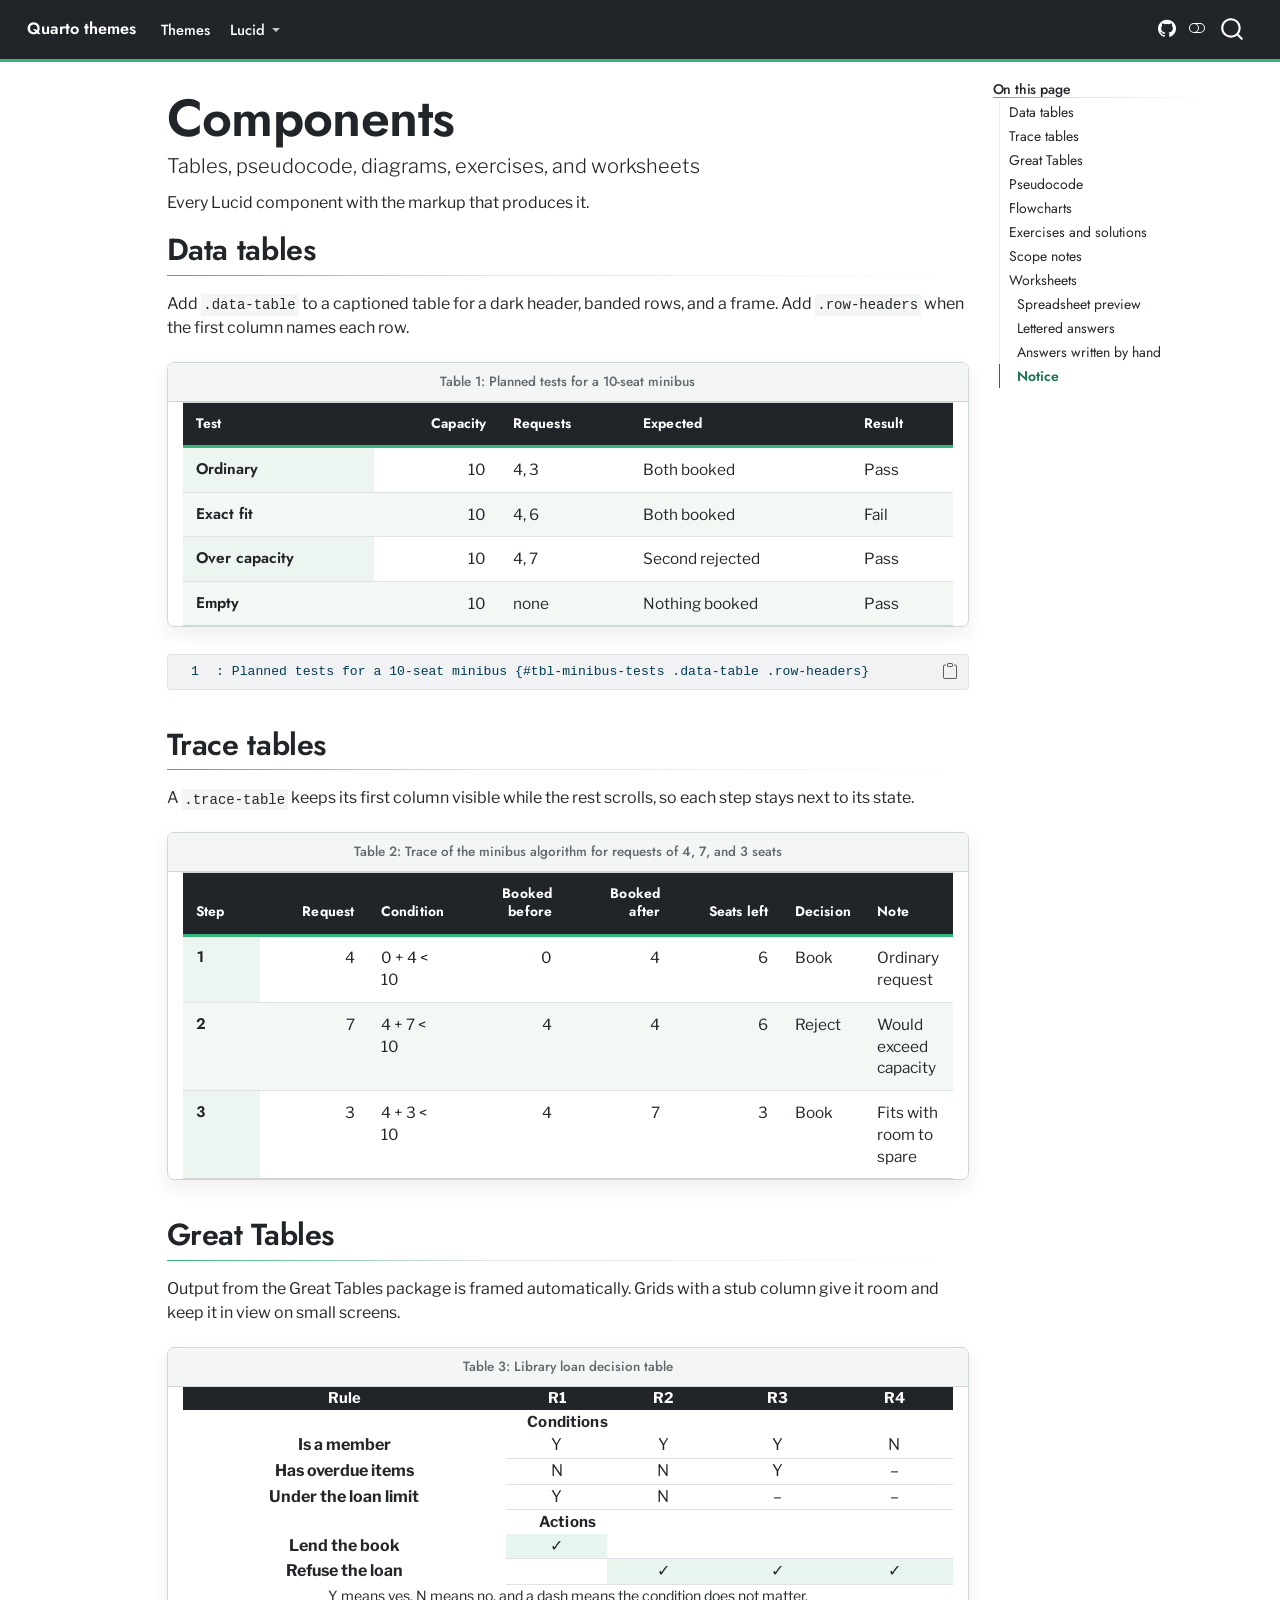
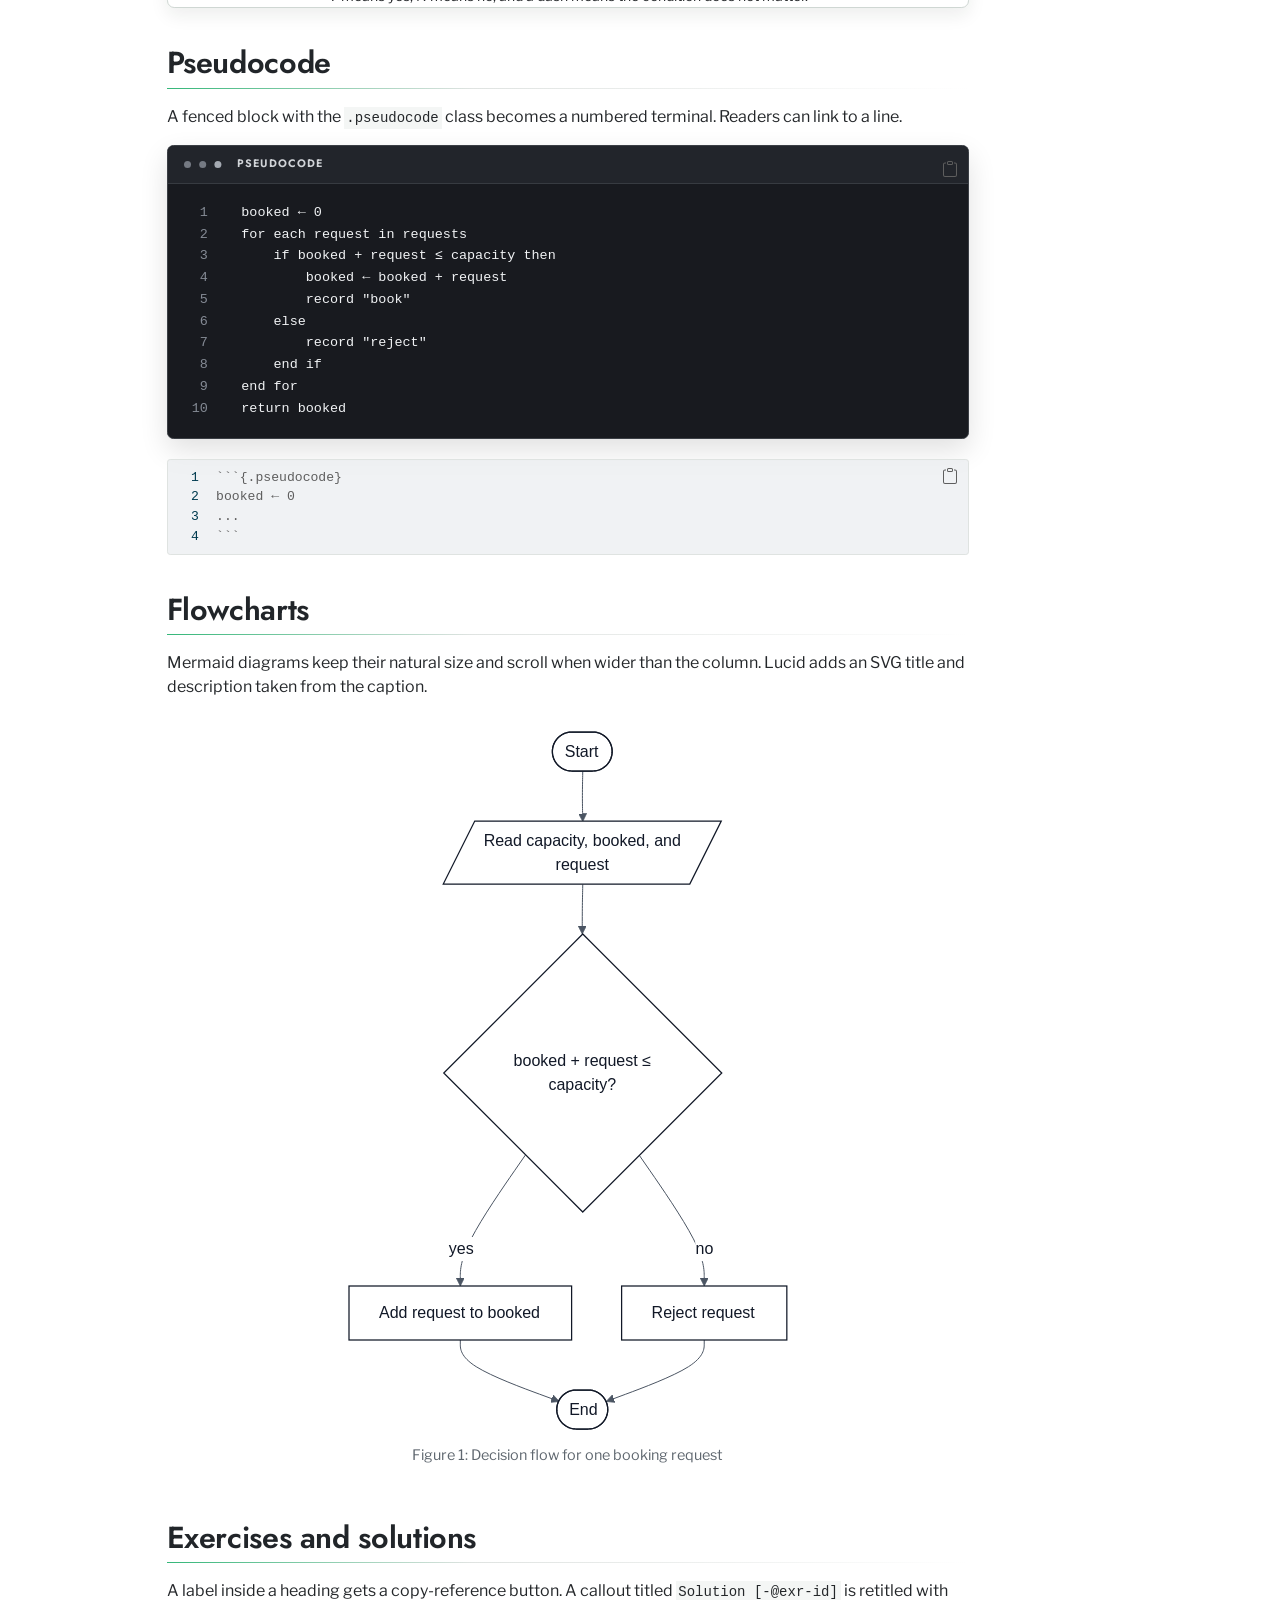
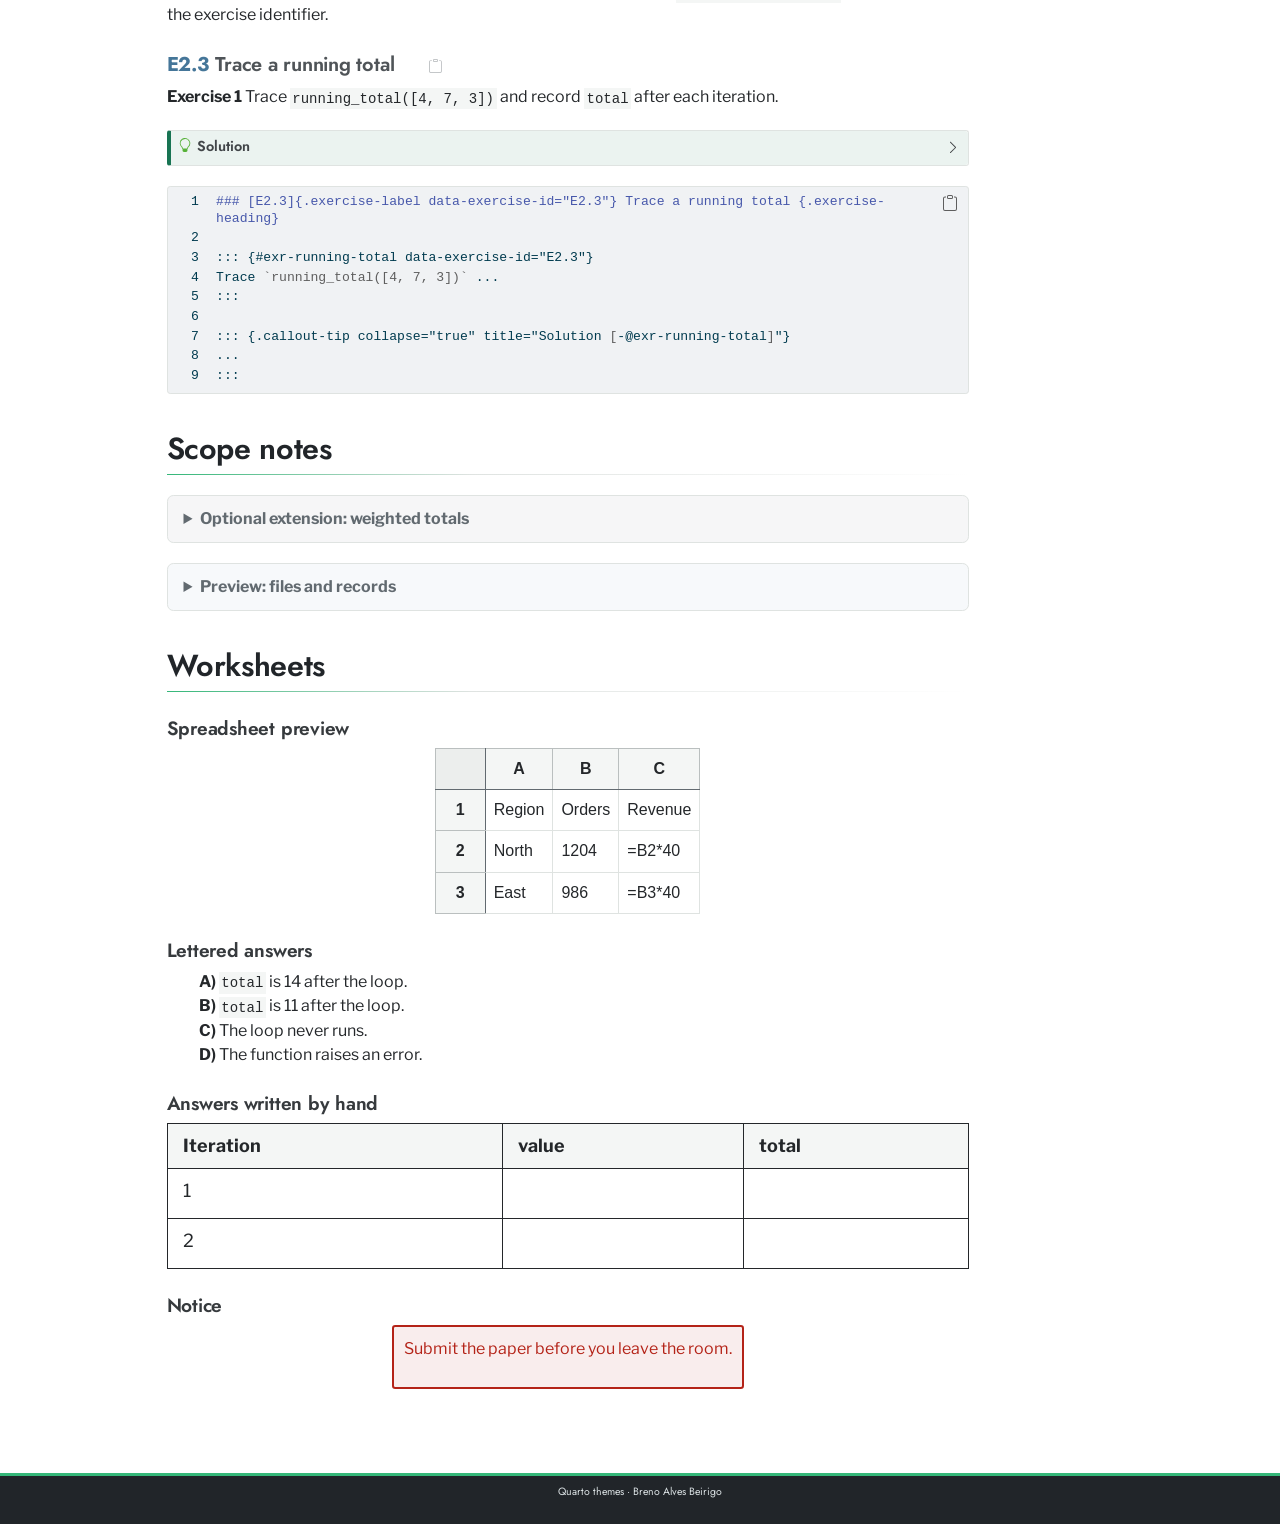
<file: docs/lucid/components.html>
<!DOCTYPE html>
<html xmlns="http://www.w3.org/1999/xhtml" lang="en" xml:lang="en"><head>

<meta charset="utf-8">
<meta name="generator" content="quarto-1.9.38">

<meta name="viewport" content="width=device-width, initial-scale=1.0, user-scalable=yes">

<meta name="description" content="Every Lucid component with the markup that produces it.">

<title>Components – Quarto themes</title>
<style>
/* Default styles provided by pandoc.
** See https://pandoc.org/MANUAL.html#variables-for-html for config info.
*/
code{white-space: pre-wrap;}
span.smallcaps{font-variant: small-caps;}
div.columns{display: flex; gap: min(4vw, 1.5em);}
div.column{flex: auto; overflow-x: auto;}
div.hanging-indent{margin-left: 1.5em; text-indent: -1.5em;}
ul.task-list{list-style: none;}
ul.task-list li input[type="checkbox"] {
  width: 0.8em;
  margin: 0 0.8em 0.2em -1em; /* quarto-specific, see https://github.com/quarto-dev/quarto-cli/issues/4556 */ 
  vertical-align: middle;
}
/* CSS for syntax highlighting */
html { -webkit-text-size-adjust: 100%; }
pre > code.sourceCode { white-space: pre; position: relative; }
pre > code.sourceCode > span { display: inline-block; line-height: 1.25; }
pre > code.sourceCode > span:empty { height: 1.2em; }
.sourceCode { overflow: visible; }
code.sourceCode > span { color: inherit; text-decoration: inherit; }
div.sourceCode { margin: 1em 0; }
pre.sourceCode { margin: 0; }
@media screen {
div.sourceCode { overflow: auto; }
}
@media print {
pre > code.sourceCode { white-space: pre-wrap; }
pre > code.sourceCode > span { text-indent: -5em; padding-left: 5em; }
}
pre.numberSource code
  { counter-reset: source-line 0; }
pre.numberSource code > span
  { position: relative; left: -4em; counter-increment: source-line; }
pre.numberSource code > span > a:first-child::before
  { content: counter(source-line);
    position: relative; left: -1em; text-align: right; vertical-align: baseline;
    border: none; display: inline-block;
    -webkit-touch-callout: none; -webkit-user-select: none;
    -khtml-user-select: none; -moz-user-select: none;
    -ms-user-select: none; user-select: none;
    padding: 0 4px; width: 4em;
  }
pre.numberSource { margin-left: 3em;  padding-left: 4px; }
div.sourceCode
  {   }
@media screen {
pre > code.sourceCode > span > a:first-child::before { text-decoration: underline; }
}
</style>


<script src="../site_libs/quarto-nav/quarto-nav.js"></script>
<script src="../site_libs/quarto-nav/headroom.min.js"></script>
<script src="../site_libs/clipboard/clipboard.min.js"></script>
<script src="../site_libs/quarto-search/autocomplete.umd.js"></script>
<script src="../site_libs/quarto-search/fuse.min.js"></script>
<script src="../site_libs/quarto-search/quarto-search.js"></script>
<meta name="quarto:offset" content="../">
<script src="../site_libs/quarto-html/quarto.js" type="module"></script>
<script src="../site_libs/quarto-html/tabsets/tabsets.js" type="module"></script>
<script src="../site_libs/quarto-html/popper.min.js"></script>
<script src="../site_libs/quarto-html/tippy.umd.min.js"></script>
<script src="../site_libs/quarto-html/anchor.min.js"></script>
<link href="../site_libs/quarto-html/tippy.css" rel="stylesheet">
<link href="../site_libs/quarto-html/quarto-syntax-highlighting-b357ad3a865e0589454db861382592ea.css" rel="stylesheet" class="quarto-color-scheme" id="quarto-text-highlighting-styles">
<link href="../site_libs/quarto-html/quarto-syntax-highlighting-dark-5769bbd8545483d5715a711f9f708f75.css" rel="stylesheet" class="quarto-color-scheme quarto-color-alternate" id="quarto-text-highlighting-styles">
<link href="../site_libs/quarto-html/quarto-syntax-highlighting-b357ad3a865e0589454db861382592ea.css" rel="stylesheet" class="quarto-color-scheme-extra" id="quarto-text-highlighting-styles">
<script src="../site_libs/bootstrap/bootstrap.min.js"></script>
<link href="../site_libs/bootstrap/bootstrap-icons.css" rel="stylesheet">
<link href="../site_libs/bootstrap/bootstrap-6584ca91e93a94b05a1208d2344bae82.min.css" rel="stylesheet" append-hash="true" class="quarto-color-scheme" id="quarto-bootstrap" data-mode="light">
<link href="../site_libs/bootstrap/bootstrap-dark-136f0fceacd5afb9f1dad93e41f7732c.min.css" rel="stylesheet" append-hash="true" class="quarto-color-scheme quarto-color-alternate" id="quarto-bootstrap" data-mode="dark">
<link href="../site_libs/bootstrap/bootstrap-6584ca91e93a94b05a1208d2344bae82.min.css" rel="stylesheet" append-hash="true" class="quarto-color-scheme-extra" id="quarto-bootstrap" data-mode="light">
<script id="quarto-search-options" type="application/json">{
  "location": "navbar",
  "copy-button": false,
  "collapse-after": 3,
  "panel-placement": "end",
  "type": "overlay",
  "limit": 50,
  "keyboard-shortcut": [
    "f",
    "/",
    "s"
  ],
  "show-item-context": false,
  "language": {
    "search-no-results-text": "No results",
    "search-matching-documents-text": "matching documents",
    "search-copy-link-title": "Copy link to search",
    "search-hide-matches-text": "Hide additional matches",
    "search-more-match-text": "more match in this document",
    "search-more-matches-text": "more matches in this document",
    "search-clear-button-title": "Clear",
    "search-text-placeholder": "",
    "search-detached-cancel-button-title": "Cancel",
    "search-submit-button-title": "Submit",
    "search-label": "Search"
  }
}</script>
<script src="../site_libs/quarto-diagram/mermaid-postprocess-shim.js"></script>


<link rel="stylesheet" href="..\site_libs\quarto-contrib\quarto-project\brenobeirigo\lucid\css\layout.css">
<link rel="stylesheet" href="..\site_libs\quarto-contrib\quarto-project\brenobeirigo\lucid\css\tables.css">
<link rel="stylesheet" href="..\site_libs\quarto-contrib\quarto-project\brenobeirigo\lucid\css\pseudocode.css">
<link rel="stylesheet" href="..\site_libs\quarto-contrib\quarto-project\brenobeirigo\lucid\css\exercises.css">
<link rel="stylesheet" href="..\site_libs\quarto-contrib\quarto-project\brenobeirigo\lucid\css\worksheets.css">
<link rel="stylesheet" href="..\site_libs\quarto-contrib\quarto-project\brenobeirigo\lucid\css\landing.css">
<link rel="stylesheet" href="..\site_libs\quarto-contrib\quarto-project\brenobeirigo\lucid\css\course-outline.css">
<link rel="stylesheet" href="..\site_libs\quarto-contrib\quarto-project\brenobeirigo\lucid\css\print.css">
</head>

<body class="nav-fixed quarto-light"><script id="quarto-html-before-body" type="application/javascript">
    const toggleBodyColorMode = (bsSheetEl) => {
      const mode = bsSheetEl.getAttribute("data-mode");
      const bodyEl = window.document.querySelector("body");
      if (mode === "dark") {
        bodyEl.classList.add("quarto-dark");
        bodyEl.classList.remove("quarto-light");
      } else {
        bodyEl.classList.add("quarto-light");
        bodyEl.classList.remove("quarto-dark");
      }
    }
    const toggleBodyColorPrimary = () => {
      const bsSheetEl = window.document.querySelector("link#quarto-bootstrap:not([rel=disabled-stylesheet])");
      if (bsSheetEl) {
        toggleBodyColorMode(bsSheetEl);
      }
    }
    const setColorSchemeToggle = (alternate) => {
      const toggles = window.document.querySelectorAll('.quarto-color-scheme-toggle');
      for (let i=0; i < toggles.length; i++) {
        const toggle = toggles[i];
        if (toggle) {
          if (alternate) {
            toggle.classList.add("alternate");
          } else {
            toggle.classList.remove("alternate");
          }
        }
      }
    };
    const toggleColorMode = (alternate) => {
      // Switch the stylesheets
      const primaryStylesheets = window.document.querySelectorAll('link.quarto-color-scheme:not(.quarto-color-alternate)');
      const alternateStylesheets = window.document.querySelectorAll('link.quarto-color-scheme.quarto-color-alternate');
      manageTransitions('#quarto-margin-sidebar .nav-link', false);
      if (alternate) {
        // note: dark is layered on light, we don't disable primary!
        enableStylesheet(alternateStylesheets);
        for (const sheetNode of alternateStylesheets) {
          if (sheetNode.id === "quarto-bootstrap") {
            toggleBodyColorMode(sheetNode);
          }
        }
      } else {
        disableStylesheet(alternateStylesheets);
        enableStylesheet(primaryStylesheets)
        toggleBodyColorPrimary();
      }
      manageTransitions('#quarto-margin-sidebar .nav-link', true);
      // Switch the toggles
      setColorSchemeToggle(alternate)
      // Hack to workaround the fact that safari doesn't
      // properly recolor the scrollbar when toggling (#1455)
      if (navigator.userAgent.indexOf('Safari') > 0 && navigator.userAgent.indexOf('Chrome') == -1) {
        manageTransitions("body", false);
        window.scrollTo(0, 1);
        setTimeout(() => {
          window.scrollTo(0, 0);
          manageTransitions("body", true);
        }, 40);
      }
    }
    const disableStylesheet = (stylesheets) => {
      for (let i=0; i < stylesheets.length; i++) {
        const stylesheet = stylesheets[i];
        stylesheet.rel = 'disabled-stylesheet';
      }
    }
    const enableStylesheet = (stylesheets) => {
      for (let i=0; i < stylesheets.length; i++) {
        const stylesheet = stylesheets[i];
        if(stylesheet.rel !== 'stylesheet') { // for Chrome, which will still FOUC without this check
          stylesheet.rel = 'stylesheet';
        }
      }
    }
    const manageTransitions = (selector, allowTransitions) => {
      const els = window.document.querySelectorAll(selector);
      for (let i=0; i < els.length; i++) {
        const el = els[i];
        if (allowTransitions) {
          el.classList.remove('notransition');
        } else {
          el.classList.add('notransition');
        }
      }
    }
    const isFileUrl = () => {
      return window.location.protocol === 'file:';
    }
    const hasAlternateSentinel = () => {
      let styleSentinel = getColorSchemeSentinel();
      if (styleSentinel !== null) {
        return styleSentinel === "alternate";
      } else {
        return false;
      }
    }
    const setStyleSentinel = (alternate) => {
      const value = alternate ? "alternate" : "default";
      if (!isFileUrl()) {
        window.localStorage.setItem("quarto-color-scheme", value);
      } else {
        localAlternateSentinel = value;
      }
    }
    const getColorSchemeSentinel = () => {
      if (!isFileUrl()) {
        const storageValue = window.localStorage.getItem("quarto-color-scheme");
        return storageValue != null ? storageValue : localAlternateSentinel;
      } else {
        return localAlternateSentinel;
      }
    }
    const toggleGiscusIfUsed = (isAlternate, darkModeDefault) => {
      const baseTheme = document.querySelector('#giscus-base-theme')?.value ?? 'light';
      const alternateTheme = document.querySelector('#giscus-alt-theme')?.value ?? 'dark';
      let newTheme = '';
      if(authorPrefersDark) {
        newTheme = isAlternate ? baseTheme : alternateTheme;
      } else {
        newTheme = isAlternate ? alternateTheme : baseTheme;
      }
      const changeGiscusTheme = () => {
        // From: https://github.com/giscus/giscus/issues/336
        const sendMessage = (message) => {
          const iframe = document.querySelector('iframe.giscus-frame');
          if (!iframe) return;
          iframe.contentWindow.postMessage({ giscus: message }, 'https://giscus.app');
        }
        sendMessage({
          setConfig: {
            theme: newTheme
          }
        });
      }
      const isGiscussLoaded = window.document.querySelector('iframe.giscus-frame') !== null;
      if (isGiscussLoaded) {
        changeGiscusTheme();
      }
    };
    const authorPrefersDark = false;
    const darkModeDefault = authorPrefersDark;
      document.querySelector('link#quarto-text-highlighting-styles.quarto-color-scheme-extra').rel = 'disabled-stylesheet';
      document.querySelector('link#quarto-bootstrap.quarto-color-scheme-extra').rel = 'disabled-stylesheet';
    let localAlternateSentinel = darkModeDefault ? 'alternate' : 'default';
    // Dark / light mode switch
    window.quartoToggleColorScheme = () => {
      // Read the current dark / light value
      let toAlternate = !hasAlternateSentinel();
      toggleColorMode(toAlternate);
      setStyleSentinel(toAlternate);
      toggleGiscusIfUsed(toAlternate, darkModeDefault);
      window.dispatchEvent(new Event('resize'));
    };
    // Switch to dark mode if need be
    if (hasAlternateSentinel()) {
      toggleColorMode(true);
    } else {
      toggleColorMode(false);
    }
  </script>

<div id="quarto-search-results"></div>
  <header id="quarto-header" class="headroom fixed-top">
    <nav class="navbar navbar-expand-lg " data-bs-theme="dark">
      <div class="navbar-container container-fluid">
      <div class="navbar-brand-container mx-auto">
    <a class="navbar-brand" href="../index.html">
    <span class="navbar-title">Quarto themes</span>
    </a>
  </div>
            <div id="quarto-search" class="" title="Search"></div>
          <button class="navbar-toggler" type="button" data-bs-toggle="collapse" data-bs-target="#navbarCollapse" aria-controls="navbarCollapse" role="menu" aria-expanded="false" aria-label="Toggle navigation" onclick="if (window.quartoToggleHeadroom) { window.quartoToggleHeadroom(); }">
  <span class="navbar-toggler-icon"></span>
</button>
          <div class="collapse navbar-collapse" id="navbarCollapse">
            <ul class="navbar-nav navbar-nav-scroll me-auto">
  <li class="nav-item">
    <a class="nav-link" href="../index.html"> 
<span class="menu-text">Themes</span></a>
  </li>  
  <li class="nav-item dropdown ">
    <a class="nav-link dropdown-toggle" href="#" id="nav-menu-lucid" role="link" data-bs-toggle="dropdown" aria-expanded="false">
 <span class="menu-text">Lucid</span>
    </a>
    <ul class="dropdown-menu" aria-labelledby="nav-menu-lucid">    
        <li>
    <a class="dropdown-item" href="../lucid/index.html">
 <span class="dropdown-text">Overview</span></a>
  </li>  
        <li>
    <a class="dropdown-item" href="../lucid/components.html">
 <span class="dropdown-text">Components</span></a>
  </li>  
        <li>
    <a class="dropdown-item" href="../lucid/landing.html">
 <span class="dropdown-text">Landing page</span></a>
  </li>  
        <li>
    <a class="dropdown-item" href="../lucid/course-outline.html">
 <span class="dropdown-text">Course outline</span></a>
  </li>  
    </ul>
  </li>
</ul>
            <ul class="navbar-nav navbar-nav-scroll ms-auto">
  <li class="nav-item compact">
    <a class="nav-link" href="https://github.com/brenobeirigo/quarto-themes"> <i class="bi bi-github" role="img" aria-label="Source on GitHub">
</i> 
<span class="menu-text"></span></a>
  </li>  
</ul>
          </div> <!-- /navcollapse -->
            <div class="quarto-navbar-tools">
  <a href="" class="quarto-color-scheme-toggle quarto-navigation-tool  px-1" onclick="window.quartoToggleColorScheme(); return false;" title="Toggle dark mode"><i class="bi"></i></a>
</div>
      </div> <!-- /container-fluid -->
    </nav>
</header>
<!-- content -->
<div id="quarto-content" class="quarto-container page-columns page-rows-contents page-layout-article page-navbar">
<!-- sidebar -->
<!-- margin-sidebar -->
    <div id="quarto-margin-sidebar" class="sidebar margin-sidebar">
        <nav id="TOC" role="doc-toc" class="toc-active">
    <h2 id="toc-title">On this page</h2>
   
  <ul>
  <li><a href="#data-tables" id="toc-data-tables" class="nav-link active" data-scroll-target="#data-tables">Data tables</a></li>
  <li><a href="#trace-tables" id="toc-trace-tables" class="nav-link" data-scroll-target="#trace-tables">Trace tables</a></li>
  <li><a href="#great-tables" id="toc-great-tables" class="nav-link" data-scroll-target="#great-tables">Great Tables</a></li>
  <li><a href="#pseudocode" id="toc-pseudocode" class="nav-link" data-scroll-target="#pseudocode">Pseudocode</a></li>
  <li><a href="#flowcharts" id="toc-flowcharts" class="nav-link" data-scroll-target="#flowcharts">Flowcharts</a></li>
  <li><a href="#exercises-and-solutions" id="toc-exercises-and-solutions" class="nav-link" data-scroll-target="#exercises-and-solutions">Exercises and solutions</a>
  <ul class="collapse">
  <li><a href="#e2.3-trace-a-running-total" id="toc-e2.3-trace-a-running-total" class="nav-link" data-scroll-target="#e2.3-trace-a-running-total"><span class="exercise-label" data-exercise-id="E2.3">E2.3</span> Trace a running total</a></li>
  </ul></li>
  <li><a href="#scope-notes" id="toc-scope-notes" class="nav-link" data-scroll-target="#scope-notes">Scope notes</a></li>
  <li><a href="#worksheets" id="toc-worksheets" class="nav-link" data-scroll-target="#worksheets">Worksheets</a>
  <ul class="collapse">
  <li><a href="#spreadsheet-preview" id="toc-spreadsheet-preview" class="nav-link" data-scroll-target="#spreadsheet-preview">Spreadsheet preview</a></li>
  <li><a href="#lettered-answers" id="toc-lettered-answers" class="nav-link" data-scroll-target="#lettered-answers">Lettered answers</a></li>
  <li><a href="#answers-written-by-hand" id="toc-answers-written-by-hand" class="nav-link" data-scroll-target="#answers-written-by-hand">Answers written by hand</a></li>
  <li><a href="#notice" id="toc-notice" class="nav-link" data-scroll-target="#notice">Notice</a></li>
  </ul></li>
  </ul>
</nav>
    </div>
<!-- main -->
<main class="content" id="quarto-document-content">


<header id="title-block-header" class="quarto-title-block default">
<div class="quarto-title">
<h1 class="title">Components</h1>
<p class="subtitle lead">Tables, pseudocode, diagrams, exercises, and worksheets</p>
</div>

<div>
  <div class="description">
    Every Lucid component with the markup that produces it.
  </div>
</div>


<div class="quarto-title-meta">

    
  
    
  </div>
  


</header>


<section id="data-tables" class="level2">
<h2 class="anchored" data-anchor-id="data-tables">Data tables</h2>
<p>Add <code>.data-table</code> to a captioned table for a dark header, banded rows, and a frame. Add <code>.row-headers</code> when the first column names each row.</p>
<div id="tbl-minibus-tests" class="data-table row-headers quarto-float quarto-figure quarto-figure-center anchored">
<figure class="quarto-float quarto-float-tbl figure">
<figcaption class="quarto-float-caption-top quarto-float-caption quarto-float-tbl" id="tbl-minibus-tests-caption-0ceaefa1-69ba-4598-a22c-09a6ac19f8ca">
Table&nbsp;1: Planned tests for a 10-seat minibus
</figcaption>
<div aria-describedby="tbl-minibus-tests-caption-0ceaefa1-69ba-4598-a22c-09a6ac19f8ca">
<table class="data-table row-headers caption-top table">
<thead>
<tr class="header">
<th scope="col">Test</th>
<th style="text-align: right;" scope="col">Capacity</th>
<th scope="col">Requests</th>
<th scope="col">Expected</th>
<th scope="col">Result</th>
</tr>
</thead>
<tbody>
<tr class="odd">
<td>Ordinary</td>
<td style="text-align: right;">10</td>
<td>4, 3</td>
<td>Both booked</td>
<td>Pass</td>
</tr>
<tr class="even">
<td>Exact fit</td>
<td style="text-align: right;">10</td>
<td>4, 6</td>
<td>Both booked</td>
<td>Fail</td>
</tr>
<tr class="odd">
<td>Over capacity</td>
<td style="text-align: right;">10</td>
<td>4, 7</td>
<td>Second rejected</td>
<td>Pass</td>
</tr>
<tr class="even">
<td>Empty</td>
<td style="text-align: right;">10</td>
<td>none</td>
<td>Nothing booked</td>
<td>Pass</td>
</tr>
</tbody>
</table>
</div>
</figure>
</div>
<div class="code-copy-outer-scaffold"><div class="sourceCode" id="cb1"><pre class="sourceCode numberSource markdown number-lines code-with-copy"><code class="sourceCode markdown"><span id="cb1-1"><a href="#cb1-1"></a>: Planned tests for a 10-seat minibus {#tbl-minibus-tests .data-table .row-headers}</span></code></pre></div><button title="Copy to Clipboard" class="code-copy-button"><i class="bi"></i></button></div>
</section>
<section id="trace-tables" class="level2">
<h2 class="anchored" data-anchor-id="trace-tables">Trace tables</h2>
<p>A <code>.trace-table</code> keeps its first column visible while the rest scrolls, so each step stays next to its state.</p>
<div id="tbl-minibus-trace" class="data-table trace-table row-headers quarto-float quarto-figure quarto-figure-center anchored">
<figure class="quarto-float quarto-float-tbl figure">
<figcaption class="quarto-float-caption-top quarto-float-caption quarto-float-tbl" id="tbl-minibus-trace-caption-0ceaefa1-69ba-4598-a22c-09a6ac19f8ca">
Table&nbsp;2: Trace of the minibus algorithm for requests of 4, 7, and 3 seats
</figcaption>
<div aria-describedby="tbl-minibus-trace-caption-0ceaefa1-69ba-4598-a22c-09a6ac19f8ca">
<table class="data-table trace-table row-headers caption-top table">
<colgroup>
<col style="width: 10%">
<col style="width: 14%">
<col style="width: 10%">
<col style="width: 14%">
<col style="width: 14%">
<col style="width: 14%">
<col style="width: 10%">
<col style="width: 10%">
</colgroup>
<thead>
<tr class="header">
<th scope="col">Step</th>
<th style="text-align: right;" scope="col">Request</th>
<th scope="col">Condition</th>
<th style="text-align: right;" scope="col">Booked before</th>
<th style="text-align: right;" scope="col">Booked after</th>
<th style="text-align: right;" scope="col">Seats left</th>
<th scope="col">Decision</th>
<th scope="col">Note</th>
</tr>
</thead>
<tbody>
<tr class="odd">
<td>1</td>
<td style="text-align: right;">4</td>
<td>0 + 4 &lt; 10</td>
<td style="text-align: right;">0</td>
<td style="text-align: right;">4</td>
<td style="text-align: right;">6</td>
<td>Book</td>
<td>Ordinary request</td>
</tr>
<tr class="even">
<td>2</td>
<td style="text-align: right;">7</td>
<td>4 + 7 &lt; 10</td>
<td style="text-align: right;">4</td>
<td style="text-align: right;">4</td>
<td style="text-align: right;">6</td>
<td>Reject</td>
<td>Would exceed capacity</td>
</tr>
<tr class="odd">
<td>3</td>
<td style="text-align: right;">3</td>
<td>4 + 3 &lt; 10</td>
<td style="text-align: right;">4</td>
<td style="text-align: right;">7</td>
<td style="text-align: right;">3</td>
<td>Book</td>
<td>Fits with room to spare</td>
</tr>
</tbody>
</table>
</div>
</figure>
</div>
</section>
<section id="great-tables" class="level2">
<h2 class="anchored" data-anchor-id="great-tables">Great Tables</h2>
<p>Output from the Great Tables package is framed automatically. Grids with a stub column give it room and keep it in view on small screens.</p>
<div id="tbl-loan-decision" class="quarto-float quarto-figure quarto-figure-center anchored">
<figure class="quarto-float quarto-float-tbl figure">
<figcaption class="quarto-float-caption-top quarto-float-caption quarto-float-tbl" id="tbl-loan-decision-caption-0ceaefa1-69ba-4598-a22c-09a6ac19f8ca">
Table&nbsp;3: Library loan decision table
</figcaption>
<div aria-describedby="tbl-loan-decision-caption-0ceaefa1-69ba-4598-a22c-09a6ac19f8ca">
<div id="loan-decision">
<table class="gt_table" data-quarto-disable-processing="true">
  <thead>
    <tr>
      <th class="gt_col_heading gt_left">Rule</th>
      <th class="gt_col_heading gt_center">R1</th>
      <th class="gt_col_heading gt_center">R2</th>
      <th class="gt_col_heading gt_center">R3</th>
      <th class="gt_col_heading gt_center">R4</th>
    </tr>
  </thead>
  <tbody>
    <tr><th colspan="5" class="gt_group_heading">Conditions</th></tr>
    <tr><th class="gt_row gt_left gt_stub">Is a member</th><td class="gt_row gt_center">Y</td><td class="gt_row gt_center">Y</td><td class="gt_row gt_center">Y</td><td class="gt_row gt_center">N</td></tr>
    <tr><th class="gt_row gt_left gt_stub">Has overdue items</th><td class="gt_row gt_center">N</td><td class="gt_row gt_center">N</td><td class="gt_row gt_center">Y</td><td class="gt_row gt_center">–</td></tr>
    <tr><th class="gt_row gt_left gt_stub">Under the loan limit</th><td class="gt_row gt_center">Y</td><td class="gt_row gt_center">N</td><td class="gt_row gt_center">–</td><td class="gt_row gt_center">–</td></tr>
    <tr><th colspan="5" class="gt_group_heading">Actions</th></tr>
    <tr><th class="gt_row gt_left gt_stub">Lend the book</th><td class="gt_row gt_center" style="background-color: #e8f5ee;">✓</td><td class="gt_row gt_center"></td><td class="gt_row gt_center"></td><td class="gt_row gt_center"></td></tr>
    <tr><th class="gt_row gt_left gt_stub">Refuse the loan</th><td class="gt_row gt_center"></td><td class="gt_row gt_center" style="background-color: #e8f5ee;">✓</td><td class="gt_row gt_center" style="background-color: #e8f5ee;">✓</td><td class="gt_row gt_center" style="background-color: #e8f5ee;">✓</td></tr>
  </tbody>
  <tfoot class="gt_sourcenotes">
    <tr><td class="gt_sourcenote" colspan="5">Y means yes, N means no, and a dash means the condition does not matter.</td></tr>
  </tfoot>
</table>
</div>
</div>
</figure>
</div>
</section>
<section id="pseudocode" class="level2">
<h2 class="anchored" data-anchor-id="pseudocode">Pseudocode</h2>
<p>A fenced block with the <code>.pseudocode</code> class becomes a numbered terminal. Readers can link to a line.</p>
<div class="code-copy-outer-scaffold"><div class="sourceCode" id="cb2"><pre class="sourceCode numberSource pseudocode terminal-pseudocode numberLines number-lines code-with-copy"><code class="sourceCode"><span id="cb2-1"><a href="#cb2-1"></a>booked ← 0</span>
<span id="cb2-2"><a href="#cb2-2"></a>for each request in requests</span>
<span id="cb2-3"><a href="#cb2-3"></a>    if booked + request ≤ capacity then</span>
<span id="cb2-4"><a href="#cb2-4"></a>        booked ← booked + request</span>
<span id="cb2-5"><a href="#cb2-5"></a>        record "book"</span>
<span id="cb2-6"><a href="#cb2-6"></a>    else</span>
<span id="cb2-7"><a href="#cb2-7"></a>        record "reject"</span>
<span id="cb2-8"><a href="#cb2-8"></a>    end if</span>
<span id="cb2-9"><a href="#cb2-9"></a>end for</span>
<span id="cb2-10"><a href="#cb2-10"></a>return booked</span></code></pre></div><button title="Copy to Clipboard" class="code-copy-button"><i class="bi"></i></button></div>
<div class="code-copy-outer-scaffold"><div class="sourceCode" id="cb3"><pre class="sourceCode numberSource markdown number-lines code-with-copy"><code class="sourceCode markdown"><span id="cb3-1"><a href="#cb3-1"></a><span class="in">```{.pseudocode}</span></span>
<span id="cb3-2"><a href="#cb3-2"></a><span class="in">booked ← 0</span></span>
<span id="cb3-3"><a href="#cb3-3"></a><span class="in">...</span></span>
<span id="cb3-4"><a href="#cb3-4"></a><span class="in">```</span></span></code></pre></div><button title="Copy to Clipboard" class="code-copy-button"><i class="bi"></i></button></div>
</section>
<section id="flowcharts" class="level2">
<h2 class="anchored" data-anchor-id="flowcharts">Flowcharts</h2>
<p>Mermaid diagrams keep their natural size and scroll when wider than the column. Lucid adds an SVG title and description taken from the caption.</p>
<div class="cell" data-layout-align="default">
<div class="cell-output-display">
<div id="fig-minibus-flow" class="quarto-float quarto-figure quarto-figure-center anchored">
<figure class="quarto-float quarto-float-fig figure">
<div aria-describedby="fig-minibus-flow-caption-0ceaefa1-69ba-4598-a22c-09a6ac19f8ca">
<div>
<svg id="mermaid-figure-1" width="672" xmlns="http://www.w3.org/2000/svg" xlink="http://www.w3.org/1999/xlink" class="flowchart" viewbox="0 0 453.828125 713" role="graphics-document document" aria-roledescription="flowchart-v2" height="480">
<style>#mermaid-figure-1{font-family:"trebuchet ms",verdana,arial,sans-serif;font-size:16px;fill:#333;}@keyframes edge-animation-frame{from{stroke-dashoffset:0;}}@keyframes dash{to{stroke-dashoffset:0;}}#mermaid-figure-1 .edge-animation-slow{stroke-dasharray:9,5!important;stroke-dashoffset:900;animation:dash 50s linear infinite;stroke-linecap:round;}#mermaid-figure-1 .edge-animation-fast{stroke-dasharray:9,5!important;stroke-dashoffset:900;animation:dash 20s linear infinite;stroke-linecap:round;}#mermaid-figure-1 .error-icon{fill:#552222;}#mermaid-figure-1 .error-text{fill:#552222;stroke:#552222;}#mermaid-figure-1 .edge-thickness-normal{stroke-width:1px;}#mermaid-figure-1 .edge-thickness-thick{stroke-width:3.5px;}#mermaid-figure-1 .edge-pattern-solid{stroke-dasharray:0;}#mermaid-figure-1 .edge-thickness-invisible{stroke-width:0;fill:none;}#mermaid-figure-1 .edge-pattern-dashed{stroke-dasharray:3;}#mermaid-figure-1 .edge-pattern-dotted{stroke-dasharray:2;}#mermaid-figure-1 .marker{fill:#333333;stroke:#333333;}#mermaid-figure-1 .marker.cross{stroke:#333333;}#mermaid-figure-1 svg{font-family:"trebuchet ms",verdana,arial,sans-serif;font-size:16px;}#mermaid-figure-1 p{margin:0;}#mermaid-figure-1 .label{font-family:"trebuchet ms",verdana,arial,sans-serif;color:#333;}#mermaid-figure-1 .cluster-label text{fill:#333;}#mermaid-figure-1 .cluster-label span{color:#333;}#mermaid-figure-1 .cluster-label span p{background-color:transparent;}#mermaid-figure-1 .label text,#mermaid-figure-1 span{fill:#333;color:#333;}#mermaid-figure-1 .node rect,#mermaid-figure-1 .node circle,#mermaid-figure-1 .node ellipse,#mermaid-figure-1 .node polygon,#mermaid-figure-1 .node path{fill:#ECECFF;stroke:#9370DB;stroke-width:1px;}#mermaid-figure-1 .rough-node .label text,#mermaid-figure-1 .node .label text,#mermaid-figure-1 .image-shape .label,#mermaid-figure-1 .icon-shape .label{text-anchor:middle;}#mermaid-figure-1 .node .katex path{fill:#000;stroke:#000;stroke-width:1px;}#mermaid-figure-1 .rough-node .label,#mermaid-figure-1 .node .label,#mermaid-figure-1 .image-shape .label,#mermaid-figure-1 .icon-shape .label{text-align:center;}#mermaid-figure-1 .node.clickable{cursor:pointer;}#mermaid-figure-1 .root .anchor path{fill:#333333!important;stroke-width:0;stroke:#333333;}#mermaid-figure-1 .arrowheadPath{fill:#333333;}#mermaid-figure-1 .edgePath .path{stroke:#333333;stroke-width:2.0px;}#mermaid-figure-1 .flowchart-link{stroke:#333333;fill:none;}#mermaid-figure-1 .edgeLabel{background-color:rgba(232,232,232, 0.8);text-align:center;}#mermaid-figure-1 .edgeLabel p{background-color:rgba(232,232,232, 0.8);}#mermaid-figure-1 .edgeLabel rect{opacity:0.5;background-color:rgba(232,232,232, 0.8);fill:rgba(232,232,232, 0.8);}#mermaid-figure-1 .labelBkg{background-color:rgba(232, 232, 232, 0.5);}#mermaid-figure-1 .cluster rect{fill:#ffffde;stroke:#aaaa33;stroke-width:1px;}#mermaid-figure-1 .cluster text{fill:#333;}#mermaid-figure-1 .cluster span{color:#333;}#mermaid-figure-1 div.mermaidTooltip{position:absolute;text-align:center;max-width:200px;padding:2px;font-family:"trebuchet ms",verdana,arial,sans-serif;font-size:12px;background:hsl(80, 100%, 96.2745098039%);border:1px solid #aaaa33;border-radius:2px;pointer-events:none;z-index:100;}#mermaid-figure-1 .flowchartTitleText{text-anchor:middle;font-size:18px;fill:#333;}#mermaid-figure-1 rect.text{fill:none;stroke-width:0;}#mermaid-figure-1 .icon-shape,#mermaid-figure-1 .image-shape{background-color:rgba(232,232,232, 0.8);text-align:center;}#mermaid-figure-1 .icon-shape p,#mermaid-figure-1 .image-shape p{background-color:rgba(232,232,232, 0.8);padding:2px;}#mermaid-figure-1 .icon-shape rect,#mermaid-figure-1 .image-shape rect{opacity:0.5;background-color:rgba(232,232,232, 0.8);fill:rgba(232,232,232, 0.8);}#mermaid-figure-1 .label-icon{display:inline-block;height:1em;overflow:visible;vertical-align:-0.125em;}#mermaid-figure-1 .node .label-icon path{fill:currentColor;stroke:revert;stroke-width:revert;}#mermaid-figure-1 :root{--mermaid-font-family:"trebuchet ms",verdana,arial,sans-serif;}</style>
<g><marker id="mermaid-1789197928065_flowchart-v2-pointEnd" class="marker flowchart-v2" viewbox="0 0 10 10" refx="5" refy="5" markerunits="userSpaceOnUse" markerwidth="8" markerheight="8" orient="auto"><path d="M 0 0 L 10 5 L 0 10 z" class="arrowMarkerPath" style="stroke-width: 1; stroke-dasharray: 1, 0;"></path></marker><marker id="mermaid-1789197928065_flowchart-v2-pointStart" class="marker flowchart-v2" viewbox="0 0 10 10" refx="4.5" refy="5" markerunits="userSpaceOnUse" markerwidth="8" markerheight="8" orient="auto"><path d="M 0 5 L 10 10 L 10 0 z" class="arrowMarkerPath" style="stroke-width: 1; stroke-dasharray: 1, 0;"></path></marker><marker id="mermaid-1789197928065_flowchart-v2-circleEnd" class="marker flowchart-v2" viewbox="0 0 10 10" refx="11" refy="5" markerunits="userSpaceOnUse" markerwidth="11" markerheight="11" orient="auto"><circle cx="5" cy="5" r="5" class="arrowMarkerPath" style="stroke-width: 1; stroke-dasharray: 1, 0;"></circle></marker><marker id="mermaid-1789197928065_flowchart-v2-circleStart" class="marker flowchart-v2" viewbox="0 0 10 10" refx="-1" refy="5" markerunits="userSpaceOnUse" markerwidth="11" markerheight="11" orient="auto"><circle cx="5" cy="5" r="5" class="arrowMarkerPath" style="stroke-width: 1; stroke-dasharray: 1, 0;"></circle></marker><marker id="mermaid-1789197928065_flowchart-v2-crossEnd" class="marker cross flowchart-v2" viewbox="0 0 11 11" refx="12" refy="5.2" markerunits="userSpaceOnUse" markerwidth="11" markerheight="11" orient="auto"><path d="M 1,1 l 9,9 M 10,1 l -9,9" class="arrowMarkerPath" style="stroke-width: 2; stroke-dasharray: 1, 0;"></path></marker><marker id="mermaid-1789197928065_flowchart-v2-crossStart" class="marker cross flowchart-v2" viewbox="0 0 11 11" refx="-1" refy="5.2" markerunits="userSpaceOnUse" markerwidth="11" markerheight="11" orient="auto"><path d="M 1,1 l 9,9 M 10,1 l -9,9" class="arrowMarkerPath" style="stroke-width: 2; stroke-dasharray: 1, 0;"></path></marker><g class="root"><g class="clusters"></g><g class="edgePaths"><path d="M241.762,47.5L241.678,51.583C241.595,55.667,241.428,63.833,241.415,71.5C241.402,79.167,241.543,86.334,241.613,89.917L241.683,93.501" id="L_A_B_0" class="edge-thickness-normal edge-pattern-solid edge-thickness-normal edge-pattern-solid flowchart-link" style=";" data-edge="true" data-et="edge" data-id="L_A_B_0" data-points="W3sieCI6MjQxLjc2MTcxODc1LCJ5Ijo0Ny41fSx7IngiOjI0MS4yNjE3MTg3NSwieSI6NzJ9LHsieCI6MjQxLjc2MTcxODc1LCJ5Ijo5Ny41fV0=" marker-end="url(#mermaid-1789197928065_flowchart-v2-pointEnd)"></path><path d="M241.762,160.5L241.678,164.583C241.595,168.667,241.428,176.833,241.345,184.417C241.262,192,241.262,199,241.262,202.5L241.262,206" id="L_B_C_0" class="edge-thickness-normal edge-pattern-solid edge-thickness-normal edge-pattern-solid flowchart-link" style=";" data-edge="true" data-et="edge" data-id="L_B_C_0" data-points="W3sieCI6MjQxLjc2MTcxODc1LCJ5IjoxNjAuNX0seyJ4IjoyNDEuMjYxNzE4NzUsInkiOjE4NX0seyJ4IjoyNDEuMjYxNzE4NzUsInkiOjIxMH1d" marker-end="url(#mermaid-1789197928065_flowchart-v2-pointEnd)"></path><path d="M184.368,431.106L173.524,446.755C162.68,462.404,140.992,493.702,130.148,514.851C119.305,536,119.305,547,119.305,552.5L119.305,558" id="L_C_D_0" class="edge-thickness-normal edge-pattern-solid edge-thickness-normal edge-pattern-solid flowchart-link" style=";" data-edge="true" data-et="edge" data-id="L_C_D_0" data-points="W3sieCI6MTg0LjM2NzUxNzM1MjQ2MjA3LCJ5Ijo0MzEuMTA1Nzk4NjAyNDYyMX0seyJ4IjoxMTkuMzA0Njg3NSwieSI6NTI1fSx7IngiOjExOS4zMDQ2ODc1LCJ5Ijo1NjJ9XQ==" marker-end="url(#mermaid-1789197928065_flowchart-v2-pointEnd)"></path><path d="M298.156,431.106L309,446.755C319.844,462.404,341.531,493.702,352.375,514.851C363.219,536,363.219,547,363.219,552.5L363.219,558" id="L_C_E_0" class="edge-thickness-normal edge-pattern-solid edge-thickness-normal edge-pattern-solid flowchart-link" style=";" data-edge="true" data-et="edge" data-id="L_C_E_0" data-points="W3sieCI6Mjk4LjE1NTkyMDE0NzUzNzksInkiOjQzMS4xMDU3OTg2MDI0NjIxfSx7IngiOjM2My4yMTg3NSwieSI6NTI1fSx7IngiOjM2My4yMTg3NSwieSI6NTYyfV0=" marker-end="url(#mermaid-1789197928065_flowchart-v2-pointEnd)"></path><path d="M119.305,616L119.305,620.167C119.305,624.333,119.305,632.667,135.173,642.674C151.041,652.682,182.776,664.363,198.644,670.204L214.512,676.045" id="L_D_F_0" class="edge-thickness-normal edge-pattern-solid edge-thickness-normal edge-pattern-solid flowchart-link" style=";" data-edge="true" data-et="edge" data-id="L_D_F_0" data-points="W3sieCI6MTE5LjMwNDY4NzUsInkiOjYxNn0seyJ4IjoxMTkuMzA0Njg3NSwieSI6NjQxfSx7IngiOjIxOC4yNjU5MjM1NjcxNTQ1NywieSI6Njc3LjQyNjc5MjkwNDY4MDN9XQ==" marker-end="url(#mermaid-1789197928065_flowchart-v2-pointEnd)"></path><path d="M363.219,616L363.219,620.167C363.219,624.333,363.219,632.667,347.517,642.672C331.815,652.678,300.411,664.355,284.709,670.194L269.007,676.033" id="L_E_F_0" class="edge-thickness-normal edge-pattern-solid edge-thickness-normal edge-pattern-solid flowchart-link" style=";" data-edge="true" data-et="edge" data-id="L_E_F_0" data-points="W3sieCI6MzYzLjIxODc1LCJ5Ijo2MTZ9LHsieCI6MzYzLjIxODc1LCJ5Ijo2NDF9LHsieCI6MjY1LjI1NzUxNDgxNDQ5MTQsInkiOjY3Ny40MjY3OTI1ODI5ODN9XQ==" marker-end="url(#mermaid-1789197928065_flowchart-v2-pointEnd)"></path></g><g class="edgeLabels"><g class="edgeLabel"><g class="label" data-id="L_A_B_0" transform="translate(0, 0)"><foreignobject width="0" height="0">
<div class="labelBkg" data-xmlns="http://www.w3.org/1999/xhtml" style="display: table-cell; white-space: nowrap; line-height: 1.5; max-width: 200px; text-align: center;">
<span class="edgeLabel"></span>
</div>
</foreignobject></g></g><g class="edgeLabel"><g class="label" data-id="L_B_C_0" transform="translate(0, 0)"><foreignobject width="0" height="0">
<div class="labelBkg" data-xmlns="http://www.w3.org/1999/xhtml" style="display: table-cell; white-space: nowrap; line-height: 1.5; max-width: 200px; text-align: center;">
<span class="edgeLabel"></span>
</div>
</foreignobject></g></g><g class="edgeLabel" transform="translate(119.3046875, 525)"><g class="label" data-id="L_C_D_0" transform="translate(-11.546875, -12)"><foreignobject width="23.09375" height="24">
<div class="labelBkg" data-xmlns="http://www.w3.org/1999/xhtml" style="display: table-cell; white-space: nowrap; line-height: 1.5; max-width: 200px; text-align: center;">
<span class="edgeLabel">
<p>
yes
</p>
</span>
</div>
</foreignobject></g></g><g class="edgeLabel" transform="translate(363.21875, 525)"><g class="label" data-id="L_C_E_0" transform="translate(-8.6640625, -12)"><foreignobject width="17.328125" height="24">
<div class="labelBkg" data-xmlns="http://www.w3.org/1999/xhtml" style="display: table-cell; white-space: nowrap; line-height: 1.5; max-width: 200px; text-align: center;">
<span class="edgeLabel">
<p>
no
</p>
</span>
</div>
</foreignobject></g></g><g class="edgeLabel"><g class="label" data-id="L_D_F_0" transform="translate(0, 0)"><foreignobject width="0" height="0">
<div class="labelBkg" data-xmlns="http://www.w3.org/1999/xhtml" style="display: table-cell; white-space: nowrap; line-height: 1.5; max-width: 200px; text-align: center;">
<span class="edgeLabel"></span>
</div>
</foreignobject></g></g><g class="edgeLabel"><g class="label" data-id="L_E_F_0" transform="translate(0, 0)"><foreignobject width="0" height="0">
<div class="labelBkg" data-xmlns="http://www.w3.org/1999/xhtml" style="display: table-cell; white-space: nowrap; line-height: 1.5; max-width: 200px; text-align: center;">
<span class="edgeLabel"></span>
</div>
</foreignobject></g></g></g><g class="nodes"><g class="node default" id="flowchart-A-0" transform="translate(241.26171875, 27.5)"><g class="basic label-container outer-path"><path d="M-10.3828125 -19.5 C-3.400832970228943 -19.5, 3.5811465595421144 -19.5, 10.3828125 -19.5 C10.3828125 -19.5, 10.382812499999998 -19.5, 10.382812499999998 -19.5 C10.64710981923437 -19.491524499395677, 10.911407138468743 -19.483048998791354, 11.6321817896239 -19.45993515863156 C11.895888582963535 -19.434495681431905, 12.15959537630317 -19.40905620423225, 12.876417152847864 -19.3399052695533 C13.304472309145748 -19.27070063150037, 13.732527465443631 -19.20149599344745, 14.110405759676757 -19.140403561325776 C14.400112162064705 -19.07427996549168, 14.689818564452654 -19.008156369657584, 15.32907688623539 -18.862249829261074 C15.798602611557794 -18.722897058576212, 16.268128336880196 -18.583544287891346, 16.527422751460602 -18.50658706670804 C16.928043817314258 -18.359154811173358, 17.328664883167914 -18.211722555638676, 17.700519095147794 -18.074876768247425 C18.1412979405197 -17.879757048641167, 18.582076785891605 -17.684637329034906, 18.84354541279238 -17.568892924097174 C19.1226406880375 -17.42328909777085, 19.40173596328262 -17.27768527144453, 19.951804764076783 -16.990714730406097 C20.28772148136706 -16.78708004231898, 20.623638198657343 -16.583445354231863, 21.020743073605697 -16.342718045390892 C21.373919826023478 -16.09635723167945, 21.727096578441262 -15.849996417968004, 22.045967844578712 -15.627565626425154 C22.38368387432595 -15.358246079702713, 22.72139990407319 -15.08892653298027, 23.02326620850187 -14.848196188198123 C23.380028438158526 -14.52419417063528, 23.736790667815185 -14.200192153072438, 23.948622236767985 -14.007812326905688 C24.17119729922733 -13.777985301163941, 24.393772361686672 -13.548158275422196, 24.818233442968648 -13.10986736009568 C25.101190929998577 -12.777489395093204, 25.384148417028502 -12.445111430090726, 25.628526408126582 -12.158051136245305 C25.905151349191293 -11.787398916269156, 26.181776290256003 -11.416746696293009, 26.376171464640635 -11.156274872382312 C26.523724947869795 -10.92959309848424, 26.671278431098955 -10.702911324586168, 27.058096378604247 -10.108655082055241 C27.265190247607233 -9.740938947112237, 27.47228411661022 -9.373222812169232, 27.6714989742735 -9.019496659696287 C27.850428612262284 -8.647945437931636, 28.029358250251068 -8.276394216166986, 28.21385864880834 -7.893275190886684 C28.35417936159934 -7.546680317376497, 28.494500074390338 -7.2000854438663096, 28.682946729970325 -6.734618561215508 C28.797836470806214 -6.388588967012123, 28.9127262116421 -6.042559372808738, 29.07683563421488 -5.548287939305138 C29.183687532426603 -5.140815341518209, 29.29053943063833 -4.733342743731281, 29.39390678754556 -4.339158212148133 C29.479427796558298 -3.9000259057393776, 29.56494880557104 -3.460893599330622, 29.632857276581777 -3.1121979531509023 C29.676277378430083 -2.7754402174843764, 29.719697480278388 -2.4386824818178505, 29.792705202509367 -1.872449005199798 C29.815152572908517 -1.5228130920417755, 29.837599943307666 -1.173177178883753, 29.872793715913414 -0.6250057626472757 C29.872793715913414 -0.2183119897807524, 29.872793715913414 0.18838178308577092, 29.872793715913414 0.625005762647271 C29.84980527717844 0.983069251878276, 29.826816838443463 1.341132741109281, 29.792705202509367 1.8724490051997846 C29.759817391322294 2.1275203743338453, 29.726929580135216 2.3825917434679056, 29.632857276581777 3.1121979531508885 C29.561330472673855 3.479472974022706, 29.489803668765937 3.846747994894523, 29.39390678754556 4.339158212148129 C29.32383764375449 4.606362225582502, 29.253768499963417 4.873566239016875, 29.076835634214884 5.548287939305125 C28.95021033325014 5.929663170809041, 28.823585032285397 6.311038402312956, 28.68294672997033 6.734618561215495 C28.505104626330915 7.17389199554801, 28.327262522691505 7.6131654298805245, 28.213858648808344 7.893275190886679 C27.998555531562555 8.34035672059628, 27.78325241431677 8.78743825030588, 27.671498974273504 9.019496659696284 C27.545923726549077 9.242468227903696, 27.42034847882465 9.46543979611111, 27.05809637860425 10.108655082055236 C26.815926496083623 10.480693053325673, 26.573756613563 10.85273102459611, 26.37617146464064 11.156274872382301 C26.201942489615895 11.389725826329308, 26.02771351459115 11.623176780276314, 25.628526408126582 12.158051136245302 C25.359378158458785 12.474207985274356, 25.090229908790988 12.79036483430341, 24.81823344296866 13.10986736009567 C24.642727910614976 13.29109123152303, 24.467222378261294 13.472315102950388, 23.94862223676799 14.007812326905684 C23.63165973716771 14.295669282674478, 23.31469723756743 14.583526238443273, 23.023266208501887 14.848196188198111 C22.733179450090443 15.079532658498398, 22.443092691679 15.310869128798684, 22.045967844578715 15.627565626425152 C21.81363541964685 15.789630668549046, 21.58130299471498 15.95169571067294, 21.020743073605708 16.34271804539089 C20.732219320829312 16.517622839877713, 20.443695568052917 16.69252763436454, 19.951804764076787 16.990714730406093 C19.531997941813657 17.209727680681667, 19.112191119550527 17.428740630957236, 18.843545412792388 17.56889292409717 C18.487342669943928 17.72657331197724, 18.13113992709547 17.88425369985731, 17.700519095147804 18.07487676824742 C17.391937558389174 18.188437626271053, 17.083356021630546 18.301998484294685, 16.527422751460616 18.506587066708033 C16.161057808475437 18.615322258697205, 15.79469286549026 18.72405745068638, 15.329076886235413 18.86224982926107 C14.98155030934522 18.941570502613402, 14.634023732455027 19.020891175965737, 14.110405759676766 19.140403561325773 C13.736809703661947 19.200803674381564, 13.36321364764713 19.261203787437353, 12.876417152847878 19.3399052695533 C12.412354830586352 19.38467280366527, 11.948292508324826 19.42944033777724, 11.6321817896239 19.45993515863156 C11.376348710989223 19.468139227514495, 11.120515632354548 19.47634329639743, 10.382812500000004 19.5 C10.382812500000002 19.5, 10.382812500000002 19.5, 10.3828125 19.5 C5.566475188305196 19.5, 0.7501378766103919 19.5, -10.382812499999996 19.5 C-10.745768929053611 19.488360693772083, -11.108725358107227 19.476721387544163, -11.632181789623893 19.45993515863156 C-11.886171564292647 19.43543307053666, -12.140161338961404 19.41093098244176, -12.876417152847871 19.3399052695533 C-13.29088280575405 19.27289767702057, -13.705348458660227 19.20589008448784, -14.110405759676759 19.140403561325773 C-14.39315242952478 19.075868479027417, -14.675899099372804 19.011333396729057, -15.329076886235388 18.862249829261074 C-15.693723250580833 18.754024702391174, -16.058369614926278 18.64579957552127, -16.52742275146059 18.506587066708043 C-16.956862951146114 18.348549103522082, -17.386303150831633 18.19051114033612, -17.700519095147797 18.074876768247425 C-17.99570647037737 17.94420607365566, -18.29089384560695 17.813535379063897, -18.84354541279238 17.568892924097174 C-19.261499228005366 17.350846686412755, -19.67945304321835 17.132800448728336, -19.95180476407678 16.990714730406097 C-20.272745980616623 16.796158278879705, -20.59368719715647 16.601601827353313, -21.020743073605686 16.3427180453909 C-21.242125522014508 16.18829123287264, -21.46350797042333 16.03386442035438, -22.045967844578712 15.627565626425156 C-22.333977990887792 15.397885199015537, -22.621988137196873 15.168204771605918, -23.02326620850187 14.848196188198125 C-23.285401167510486 14.610132154137451, -23.5475361265191 14.372068120076777, -23.948622236767974 14.007812326905697 C-24.22363367886449 13.723840434081737, -24.49864512096101 13.439868541257777, -24.818233442968655 13.109867360095677 C-25.13338434923839 12.739673172996671, -25.448535255508123 12.369478985897667, -25.62852640812658 12.158051136245307 C-25.82709345791038 11.891989379365395, -26.025660507694177 11.625927622485483, -26.376171464640635 11.156274872382316 C-26.631971745598133 10.763296948838375, -26.88777202655563 10.370319025294435, -27.058096378604244 10.108655082055249 C-27.214916410928826 9.830205234912741, -27.371736443253404 9.551755387770235, -27.6714989742735 9.019496659696289 C-27.861858041746935 8.624211983056144, -28.052217109220372 8.228927306415997, -28.21385864880834 7.893275190886686 C-28.33808272347593 7.586439324748639, -28.462306798143523 7.279603458610592, -28.682946729970325 6.73461856121551 C-28.770352408774627 6.4713665828606475, -28.857758087578933 6.208114604505786, -29.07683563421488 5.5482879393051325 C-29.144665579492994 5.289622960275436, -29.21249552477111 5.03095798124574, -29.393906787545557 4.339158212148136 C-29.488691854707334 3.852456925103458, -29.58347692186911 3.36575563805878, -29.632857276581777 3.112197953150904 C-29.676507883880113 2.773652462732376, -29.720158491178452 2.4351069723138483, -29.792705202509364 1.872449005199809 C-29.812071282417502 1.5708066786122294, -29.831437362325637 1.2691643520246498, -29.872793715913414 0.6250057626472781 C-29.872793715913414 0.2956322623615622, -29.872793715913414 -0.03374123792415373, -29.872793715913414 -0.6250057626472687 C-29.848082766018937 -1.0098987535734727, -29.823371816124464 -1.3947917444996767, -29.792705202509367 -1.8724490051997822 C-29.753600238027435 -2.1757393875729694, -29.714495273545506 -2.4790297699461563, -29.632857276581777 -3.112197953150895 C-29.55926053622276 -3.4901016602178814, -29.485663795863736 -3.868005367284867, -29.39390678754556 -4.339158212148126 C-29.275608381776927 -4.790281304197318, -29.15730997600829 -5.24140439624651, -29.076835634214884 -5.548287939305123 C-28.973711162427275 -5.85888241767615, -28.870586690639666 -6.169476896047178, -28.682946729970332 -6.734618561215485 C-28.534952124965585 -7.100168096858247, -28.386957519960838 -7.465717632501008, -28.213858648808344 -7.893275190886676 C-28.0004147260928 -8.336496063373835, -27.786970803377258 -8.779716935860993, -27.671498974273504 -9.019496659696282 C-27.52755224059824 -9.275088661524086, -27.383605506922976 -9.53068066335189, -27.058096378604247 -10.108655082055243 C-26.890314315272125 -10.366413387125794, -26.722532251940002 -10.624171692196343, -26.37617146464064 -11.156274872382308 C-26.1244267954239 -11.493589794721569, -25.87268212620716 -11.83090471706083, -25.628526408126586 -12.158051136245302 C-25.352690782848676 -12.482063357188448, -25.076855157570765 -12.806075578131594, -24.818233442968662 -13.10986736009567 C-24.63020884337761 -13.30401819628015, -24.442184243786553 -13.49816903246463, -23.948622236767996 -14.007812326905677 C-23.60104181015649 -14.323475673880107, -23.253461383544987 -14.639139020854538, -23.023266208501887 -14.848196188198107 C-22.78419358296031 -15.038850245077764, -22.54512095741873 -15.229504301957421, -22.04596784457872 -15.627565626425149 C-21.713060660169845 -15.859787266949038, -21.38015347576097 -16.092008907472927, -21.02074307360571 -16.342718045390885 C-20.75004327692578 -16.506817852946842, -20.479343480245845 -16.6709176605028, -19.95180476407679 -16.99071473040609 C-19.560783828269805 -17.19471010215573, -19.16976289246282 -17.398705473905373, -18.843545412792388 -17.56889292409717 C-18.452408481615315 -17.742037640864442, -18.06127155043824 -17.91518235763171, -17.700519095147804 -18.07487676824742 C-17.371591982977638 -18.195924986094937, -17.04266487080747 -18.31697320394245, -16.52742275146062 -18.506587066708033 C-16.20264524647679 -18.60297932539532, -15.877867741492963 -18.69937158408261, -15.329076886235413 -18.862249829261067 C-14.959346127283533 -18.946638462273153, -14.589615368331652 -19.031027095285236, -14.110405759676768 -19.140403561325773 C-13.651884558239336 -19.214533713289153, -13.193363356801903 -19.288663865252534, -12.87641715284788 -19.3399052695533 C-12.535220950329094 -19.372820056861816, -12.19402474781031 -19.405734844170333, -11.632181789623903 -19.45993515863156 C-11.192345094797526 -19.47403986534445, -10.752508399971148 -19.48814457205734, -10.382812500000005 -19.5 C-10.382812500000004 -19.5, -10.382812500000002 -19.5, -10.3828125 -19.5" stroke="none" stroke-width="0" fill="#ECECFF" style=""></path><path d="M-10.3828125 -19.5 C-2.4160523311841278 -19.5, 5.5507078376317445 -19.5, 10.3828125 -19.5 M-10.3828125 -19.5 C-3.241867643836856 -19.5, 3.8990772123262882 -19.5, 10.3828125 -19.5 M10.3828125 -19.5 C10.3828125 -19.5, 10.382812499999998 -19.5, 10.382812499999998 -19.5 M10.3828125 -19.5 C10.3828125 -19.5, 10.382812499999998 -19.5, 10.382812499999998 -19.5 M10.382812499999998 -19.5 C10.820671899542244 -19.485958701298298, 11.25853129908449 -19.4719174025966, 11.6321817896239 -19.45993515863156 M10.382812499999998 -19.5 C10.873098892800808 -19.48427746966745, 11.36338528560162 -19.468554939334897, 11.6321817896239 -19.45993515863156 M11.6321817896239 -19.45993515863156 C12.10096360569963 -19.414712340627354, 12.569745421775359 -19.369489522623144, 12.876417152847864 -19.3399052695533 M11.6321817896239 -19.45993515863156 C12.092537235052651 -19.415525222469473, 12.552892680481403 -19.371115286307386, 12.876417152847864 -19.3399052695533 M12.876417152847864 -19.3399052695533 C13.28763955702996 -19.273422020322514, 13.698861961212055 -19.206938771091725, 14.110405759676757 -19.140403561325776 M12.876417152847864 -19.3399052695533 C13.329390892237003 -19.266671988232677, 13.782364631626141 -19.193438706912055, 14.110405759676757 -19.140403561325776 M14.110405759676757 -19.140403561325776 C14.514037178828108 -19.048277323845646, 14.917668597979457 -18.956151086365512, 15.32907688623539 -18.862249829261074 M14.110405759676757 -19.140403561325776 C14.559765588360115 -19.037840112775722, 15.009125417043474 -18.935276664225672, 15.32907688623539 -18.862249829261074 M15.32907688623539 -18.862249829261074 C15.802752741472391 -18.721665321802035, 16.27642859670939 -18.581080814342997, 16.527422751460602 -18.50658706670804 M15.32907688623539 -18.862249829261074 C15.581342335817643 -18.787378767993427, 15.833607785399899 -18.71250770672578, 16.527422751460602 -18.50658706670804 M16.527422751460602 -18.50658706670804 C16.853683462994013 -18.386520108942786, 17.179944174527428 -18.266453151177533, 17.700519095147794 -18.074876768247425 M16.527422751460602 -18.50658706670804 C16.9818839664344 -18.33934113860426, 17.4363451814082 -18.172095210500483, 17.700519095147794 -18.074876768247425 M17.700519095147794 -18.074876768247425 C18.06453056794177 -17.913739687258218, 18.42854204073575 -17.75260260626901, 18.84354541279238 -17.568892924097174 M17.700519095147794 -18.074876768247425 C17.944116257180617 -17.967043530668562, 18.187713419213445 -17.8592102930897, 18.84354541279238 -17.568892924097174 M18.84354541279238 -17.568892924097174 C19.069713171566356 -17.450901349212156, 19.29588093034033 -17.332909774327135, 19.951804764076783 -16.990714730406097 M18.84354541279238 -17.568892924097174 C19.08149065292995 -17.444757044728604, 19.31943589306752 -17.320621165360034, 19.951804764076783 -16.990714730406097 M19.951804764076783 -16.990714730406097 C20.297460174413317 -16.781176389363427, 20.643115584749854 -16.571638048320757, 21.020743073605697 -16.342718045390892 M19.951804764076783 -16.990714730406097 C20.355023934753138 -16.746280899563224, 20.758243105429493 -16.50184706872035, 21.020743073605697 -16.342718045390892 M21.020743073605697 -16.342718045390892 C21.379247162795046 -16.092641112164294, 21.737751251984395 -15.842564178937698, 22.045967844578712 -15.627565626425154 M21.020743073605697 -16.342718045390892 C21.37330765644808 -16.096784254674855, 21.725872239290464 -15.850850463958814, 22.045967844578712 -15.627565626425154 M22.045967844578712 -15.627565626425154 C22.243682866916817 -15.469893157528226, 22.441397889254922 -15.312220688631296, 23.02326620850187 -14.848196188198123 M22.045967844578712 -15.627565626425154 C22.37910354592075 -15.361898769718202, 22.712239247262787 -15.096231913011252, 23.02326620850187 -14.848196188198123 M23.02326620850187 -14.848196188198123 C23.277992322194315 -14.61686067142629, 23.532718435886764 -14.385525154654454, 23.948622236767985 -14.007812326905688 M23.02326620850187 -14.848196188198123 C23.213419244021708 -14.675504232512628, 23.403572279541542 -14.502812276827132, 23.948622236767985 -14.007812326905688 M23.948622236767985 -14.007812326905688 C24.198339191945458 -13.749959068541637, 24.448056147122934 -13.492105810177588, 24.818233442968648 -13.10986736009568 M23.948622236767985 -14.007812326905688 C24.210839986420055 -13.737050971912304, 24.473057736072125 -13.46628961691892, 24.818233442968648 -13.10986736009568 M24.818233442968648 -13.10986736009568 C24.993402090083862 -12.904104299815767, 25.168570737199076 -12.698341239535855, 25.628526408126582 -12.158051136245305 M24.818233442968648 -13.10986736009568 C25.12458346978664 -12.750011186784922, 25.43093349660463 -12.390155013474166, 25.628526408126582 -12.158051136245305 M25.628526408126582 -12.158051136245305 C25.786150498976042 -11.946849214357115, 25.9437745898255 -11.735647292468926, 26.376171464640635 -11.156274872382312 M25.628526408126582 -12.158051136245305 C25.857152369225386 -11.851713176626443, 26.085778330324185 -11.54537521700758, 26.376171464640635 -11.156274872382312 M26.376171464640635 -11.156274872382312 C26.52495633036871 -10.927701364293407, 26.673741196096785 -10.6991278562045, 27.058096378604247 -10.108655082055241 M26.376171464640635 -11.156274872382312 C26.556344947481918 -10.879480019383648, 26.736518430323205 -10.602685166384983, 27.058096378604247 -10.108655082055241 M27.058096378604247 -10.108655082055241 C27.29425904930835 -9.689324346156544, 27.530421720012455 -9.269993610257847, 27.6714989742735 -9.019496659696287 M27.058096378604247 -10.108655082055241 C27.254600987608328 -9.759741250519143, 27.451105596612408 -9.410827418983047, 27.6714989742735 -9.019496659696287 M27.6714989742735 -9.019496659696287 C27.867940942125028 -8.611580710267813, 28.06438290997656 -8.20366476083934, 28.21385864880834 -7.893275190886684 M27.6714989742735 -9.019496659696287 C27.79915275119034 -8.754420860575197, 27.926806528107182 -8.489345061454106, 28.21385864880834 -7.893275190886684 M28.21385864880834 -7.893275190886684 C28.40089315026484 -7.431296356223045, 28.58792765172134 -6.969317521559406, 28.682946729970325 -6.734618561215508 M28.21385864880834 -7.893275190886684 C28.365914730219266 -7.5176937299973545, 28.517970811630196 -7.142112269108024, 28.682946729970325 -6.734618561215508 M28.682946729970325 -6.734618561215508 C28.79100256062305 -6.409171615648087, 28.899058391275776 -6.083724670080667, 29.07683563421488 -5.548287939305138 M28.682946729970325 -6.734618561215508 C28.833724970577634 -6.28049852375651, 28.984503211184943 -5.826378486297511, 29.07683563421488 -5.548287939305138 M29.07683563421488 -5.548287939305138 C29.193413543308917 -5.103725846744169, 29.309991452402954 -4.659163754183201, 29.39390678754556 -4.339158212148133 M29.07683563421488 -5.548287939305138 C29.18447634908667 -5.137807241718087, 29.292117063958454 -4.727326544131036, 29.39390678754556 -4.339158212148133 M29.39390678754556 -4.339158212148133 C29.480813135592616 -3.892912482589668, 29.56771948363967 -3.446666753031203, 29.632857276581777 -3.1121979531509023 M29.39390678754556 -4.339158212148133 C29.465973440894828 -3.969111178492221, 29.538040094244096 -3.599064144836308, 29.632857276581777 -3.1121979531509023 M29.632857276581777 -3.1121979531509023 C29.69539404633273 -2.627175116244509, 29.75793081608368 -2.1421522793381156, 29.792705202509367 -1.872449005199798 M29.632857276581777 -3.1121979531509023 C29.67677606881014 -2.77157247337421, 29.7206948610385 -2.4309469935975176, 29.792705202509367 -1.872449005199798 M29.792705202509367 -1.872449005199798 C29.82297677814359 -1.4009447799206725, 29.85324835377782 -0.929440554641547, 29.872793715913414 -0.6250057626472757 M29.792705202509367 -1.872449005199798 C29.819309597502116 -1.458064078506617, 29.845913992494864 -1.0436791518134363, 29.872793715913414 -0.6250057626472757 M29.872793715913414 -0.6250057626472757 C29.872793715913414 -0.2812314561007822, 29.872793715913414 0.06254285044571128, 29.872793715913414 0.625005762647271 M29.872793715913414 -0.6250057626472757 C29.872793715913414 -0.34729220050264076, 29.872793715913414 -0.06957863835800582, 29.872793715913414 0.625005762647271 M29.872793715913414 0.625005762647271 C29.843032037580056 1.0885679258837109, 29.813270359246694 1.5521300891201508, 29.792705202509367 1.8724490051997846 M29.872793715913414 0.625005762647271 C29.84172792447257 1.1088805401939843, 29.81066213303172 1.5927553177406972, 29.792705202509367 1.8724490051997846 M29.792705202509367 1.8724490051997846 C29.747870229659245 2.2201802009585174, 29.703035256809123 2.56791139671725, 29.632857276581777 3.1121979531508885 M29.792705202509367 1.8724490051997846 C29.7459178152647 2.235322741454775, 29.699130428020034 2.5981964777097657, 29.632857276581777 3.1121979531508885 M29.632857276581777 3.1121979531508885 C29.560828366944094 3.482051180824951, 29.48879945730641 3.851904408499013, 29.39390678754556 4.339158212148129 M29.632857276581777 3.1121979531508885 C29.53939916941735 3.5920855810622867, 29.44594106225292 4.071973208973684, 29.39390678754556 4.339158212148129 M29.39390678754556 4.339158212148129 C29.273596690143954 4.7979527562665085, 29.153286592742347 5.256747300384888, 29.076835634214884 5.548287939305125 M29.39390678754556 4.339158212148129 C29.271107120708443 4.807446563510332, 29.148307453871325 5.275734914872537, 29.076835634214884 5.548287939305125 M29.076835634214884 5.548287939305125 C28.928315240054438 5.995607703005151, 28.77979484589399 6.442927466705175, 28.68294672997033 6.734618561215495 M29.076835634214884 5.548287939305125 C28.950915599455058 5.927539021368745, 28.82499556469523 6.306790103432364, 28.68294672997033 6.734618561215495 M28.68294672997033 6.734618561215495 C28.56798717145505 7.018570893340089, 28.453027612939778 7.302523225464684, 28.213858648808344 7.893275190886679 M28.68294672997033 6.734618561215495 C28.50078429137075 7.18456330642762, 28.318621852771166 7.634508051639746, 28.213858648808344 7.893275190886679 M28.213858648808344 7.893275190886679 C28.050159697588864 8.23319956569038, 27.886460746369384 8.573123940494083, 27.671498974273504 9.019496659696284 M28.213858648808344 7.893275190886679 C28.025405212700377 8.28460278322245, 27.83695177659241 8.675930375558222, 27.671498974273504 9.019496659696284 M27.671498974273504 9.019496659696284 C27.470960543789392 9.375572949738896, 27.27042211330528 9.73164923978151, 27.05809637860425 10.108655082055236 M27.671498974273504 9.019496659696284 C27.511522745993446 9.303550652357238, 27.351546517713388 9.587604645018192, 27.05809637860425 10.108655082055236 M27.05809637860425 10.108655082055236 C26.78925581184312 10.521666386400595, 26.52041524508199 10.934677690745952, 26.37617146464064 11.156274872382301 M27.05809637860425 10.108655082055236 C26.85159524252157 10.425896280397469, 26.64509410643889 10.743137478739701, 26.37617146464064 11.156274872382301 M26.37617146464064 11.156274872382301 C26.09503955770819 11.532966016028183, 25.81390765077574 11.909657159674065, 25.628526408126582 12.158051136245302 M26.37617146464064 11.156274872382301 C26.140727890690467 11.471747812124695, 25.905284316740293 11.787220751867089, 25.628526408126582 12.158051136245302 M25.628526408126582 12.158051136245302 C25.41112374199363 12.413424678447212, 25.19372107586068 12.668798220649123, 24.81823344296866 13.10986736009567 M25.628526408126582 12.158051136245302 C25.306544589803835 12.536269301331682, 24.984562771481087 12.914487466418064, 24.81823344296866 13.10986736009567 M24.81823344296866 13.10986736009567 C24.476925344484883 13.46229599369619, 24.13561724600111 13.814724627296709, 23.94862223676799 14.007812326905684 M24.81823344296866 13.10986736009567 C24.5561384182994 13.380501991468392, 24.294043393630144 13.651136622841115, 23.94862223676799 14.007812326905684 M23.94862223676799 14.007812326905684 C23.639306466362278 14.28872472554134, 23.329990695956567 14.569637124176992, 23.023266208501887 14.848196188198111 M23.94862223676799 14.007812326905684 C23.743910115526845 14.193726459030973, 23.5391979942857 14.37964059115626, 23.023266208501887 14.848196188198111 M23.023266208501887 14.848196188198111 C22.70140203231614 15.104874303540802, 22.379537856130394 15.361552418883493, 22.045967844578715 15.627565626425152 M23.023266208501887 14.848196188198111 C22.655910698948134 15.141152431326567, 22.288555189394376 15.434108674455022, 22.045967844578715 15.627565626425152 M22.045967844578715 15.627565626425152 C21.78780522731868 15.80764869254617, 21.52964261005865 15.98773175866719, 21.020743073605708 16.34271804539089 M22.045967844578715 15.627565626425152 C21.709273923622817 15.862428730439062, 21.372580002666915 16.09729183445297, 21.020743073605708 16.34271804539089 M21.020743073605708 16.34271804539089 C20.668084500608447 16.556501744793643, 20.315425927611184 16.770285444196396, 19.951804764076787 16.990714730406093 M21.020743073605708 16.34271804539089 C20.69998157424185 16.537165551309062, 20.379220074877995 16.731613057227232, 19.951804764076787 16.990714730406093 M19.951804764076787 16.990714730406093 C19.649079102817037 17.148646513980264, 19.346353441557287 17.306578297554434, 18.843545412792388 17.56889292409717 M19.951804764076787 16.990714730406093 C19.516199700638868 17.217969612983296, 19.080594637200946 17.4452244955605, 18.843545412792388 17.56889292409717 M18.843545412792388 17.56889292409717 C18.559725658415545 17.69453151014592, 18.275905904038705 17.82017009619467, 17.700519095147804 18.07487676824742 M18.843545412792388 17.56889292409717 C18.44864396350503 17.7437040813614, 18.05374251421767 17.918515238625634, 17.700519095147804 18.07487676824742 M17.700519095147804 18.07487676824742 C17.379627761555383 18.192967745296404, 17.058736427962966 18.311058722345383, 16.527422751460616 18.506587066708033 M17.700519095147804 18.07487676824742 C17.374331875673175 18.194916680255687, 17.048144656198545 18.314956592263954, 16.527422751460616 18.506587066708033 M16.527422751460616 18.506587066708033 C16.138407702690476 18.622044691201353, 15.749392653920335 18.73750231569467, 15.329076886235413 18.86224982926107 M16.527422751460616 18.506587066708033 C16.284450250731833 18.578700029535653, 16.04147775000305 18.650812992363274, 15.329076886235413 18.86224982926107 M15.329076886235413 18.86224982926107 C14.955745505229885 18.947460280760644, 14.582414124224357 19.032670732260218, 14.110405759676766 19.140403561325773 M15.329076886235413 18.86224982926107 C14.885350009509963 18.963527593285175, 14.441623132784516 19.064805357309282, 14.110405759676766 19.140403561325773 M14.110405759676766 19.140403561325773 C13.628241248388596 19.218356180269215, 13.146076737100424 19.296308799212657, 12.876417152847878 19.3399052695533 M14.110405759676766 19.140403561325773 C13.787955903976876 19.192534753359354, 13.465506048276985 19.244665945392935, 12.876417152847878 19.3399052695533 M12.876417152847878 19.3399052695533 C12.584576582270985 19.368058778407214, 12.292736011694092 19.39621228726113, 11.6321817896239 19.45993515863156 M12.876417152847878 19.3399052695533 C12.546835163635361 19.371699647672294, 12.217253174422845 19.403494025791293, 11.6321817896239 19.45993515863156 M11.6321817896239 19.45993515863156 C11.24817846802227 19.4722493977382, 10.864175146420639 19.484563636844843, 10.382812500000004 19.5 M11.6321817896239 19.45993515863156 C11.273560914978017 19.471435432068265, 10.914940040332134 19.48293570550497, 10.382812500000004 19.5 M10.382812500000004 19.5 C10.382812500000004 19.5, 10.382812500000002 19.5, 10.3828125 19.5 M10.382812500000004 19.5 C10.382812500000004 19.5, 10.382812500000002 19.5, 10.3828125 19.5 M10.3828125 19.5 C3.226212199839975 19.5, -3.93038810032005 19.5, -10.382812499999996 19.5 M10.3828125 19.5 C4.164226825864316 19.5, -2.0543588482713684 19.5, -10.382812499999996 19.5 M-10.382812499999996 19.5 C-10.667061362234412 19.49088469224499, -10.951310224468829 19.481769384489976, -11.632181789623893 19.45993515863156 M-10.382812499999996 19.5 C-10.794890797827014 19.486785451050437, -11.206969095654033 19.47357090210087, -11.632181789623893 19.45993515863156 M-11.632181789623893 19.45993515863156 C-12.02418076966757 19.422119488474493, -12.41617974971125 19.38430381831743, -12.876417152847871 19.3399052695533 M-11.632181789623893 19.45993515863156 C-11.928653225933058 19.43133491572988, -12.225124662242225 19.402734672828206, -12.876417152847871 19.3399052695533 M-12.876417152847871 19.3399052695533 C-13.284905953368593 19.273863968163067, -13.693394753889313 19.207822666772838, -14.110405759676759 19.140403561325773 M-12.876417152847871 19.3399052695533 C-13.357424368420844 19.262139753206128, -13.838431583993817 19.184374236858957, -14.110405759676759 19.140403561325773 M-14.110405759676759 19.140403561325773 C-14.502011541027032 19.051022097199116, -14.893617322377306 18.961640633072463, -15.329076886235388 18.862249829261074 M-14.110405759676759 19.140403561325773 C-14.584325761801848 19.032234413457754, -15.058245763926939 18.92406526558974, -15.329076886235388 18.862249829261074 M-15.329076886235388 18.862249829261074 C-15.614991246517535 18.777391947924436, -15.900905606799682 18.692534066587797, -16.52742275146059 18.506587066708043 M-15.329076886235388 18.862249829261074 C-15.752782295571848 18.736496287845092, -16.176487704908308 18.61074274642911, -16.52742275146059 18.506587066708043 M-16.52742275146059 18.506587066708043 C-16.82356768685349 18.397602992949682, -17.119712622246386 18.288618919191325, -17.700519095147797 18.074876768247425 M-16.52742275146059 18.506587066708043 C-16.844746218502983 18.38980909753047, -17.162069685545372 18.273031128352894, -17.700519095147797 18.074876768247425 M-17.700519095147797 18.074876768247425 C-18.09221521381413 17.901484515766366, -18.48391133248046 17.72809226328531, -18.84354541279238 17.568892924097174 M-17.700519095147797 18.074876768247425 C-18.145355735985287 17.877960782958777, -18.590192376822777 17.68104479767013, -18.84354541279238 17.568892924097174 M-18.84354541279238 17.568892924097174 C-19.153449052281676 17.407216393878365, -19.46335269177097 17.245539863659552, -19.95180476407678 16.990714730406097 M-18.84354541279238 17.568892924097174 C-19.065771603969253 17.452957662502868, -19.28799779514613 17.337022400908563, -19.95180476407678 16.990714730406097 M-19.95180476407678 16.990714730406097 C-20.279824817189485 16.791867046549378, -20.607844870302188 16.593019362692655, -21.020743073605686 16.3427180453909 M-19.95180476407678 16.990714730406097 C-20.23344386547648 16.819983452042525, -20.515082966876182 16.649252173678953, -21.020743073605686 16.3427180453909 M-21.020743073605686 16.3427180453909 C-21.355186642271153 16.109424689718615, -21.689630210936624 15.876131334046333, -22.045967844578712 15.627565626425156 M-21.020743073605686 16.3427180453909 C-21.405107473305108 16.074602079027276, -21.78947187300453 15.806486112663652, -22.045967844578712 15.627565626425156 M-22.045967844578712 15.627565626425156 C-22.39543882380483 15.34887182030565, -22.74490980303095 15.070178014186146, -23.02326620850187 14.848196188198125 M-22.045967844578712 15.627565626425156 C-22.360422091449703 15.376796732524483, -22.67487633832069 15.126027838623811, -23.02326620850187 14.848196188198125 M-23.02326620850187 14.848196188198125 C-23.233474997919362 14.657290127468947, -23.443683787336855 14.46638406673977, -23.948622236767974 14.007812326905697 M-23.02326620850187 14.848196188198125 C-23.211503689033286 14.677243888870304, -23.399741169564702 14.506291589542485, -23.948622236767974 14.007812326905697 M-23.948622236767974 14.007812326905697 C-24.182531819911354 13.76628147797623, -24.416441403054733 13.524750629046766, -24.818233442968655 13.109867360095677 M-23.948622236767974 14.007812326905697 C-24.281552140574128 13.6640348671724, -24.614482044380278 13.320257407439103, -24.818233442968655 13.109867360095677 M-24.818233442968655 13.109867360095677 C-25.02279282753528 12.869580267224995, -25.227352212101906 12.629293174354315, -25.62852640812658 12.158051136245307 M-24.818233442968655 13.109867360095677 C-24.98737164206755 12.911188007197941, -25.156509841166447 12.712508654300205, -25.62852640812658 12.158051136245307 M-25.62852640812658 12.158051136245307 C-25.87911222734075 11.82228896733608, -26.129698046554925 11.486526798426855, -26.376171464640635 11.156274872382316 M-25.62852640812658 12.158051136245307 C-25.811333697305503 11.9131060228322, -25.994140986484428 11.668160909419091, -26.376171464640635 11.156274872382316 M-26.376171464640635 11.156274872382316 C-26.593414755742298 10.822530839258409, -26.810658046843965 10.4887868061345, -27.058096378604244 10.108655082055249 M-26.376171464640635 11.156274872382316 C-26.647435802173906 10.739540005257368, -26.918700139707177 10.32280513813242, -27.058096378604244 10.108655082055249 M-27.058096378604244 10.108655082055249 C-27.200664110619392 9.855511637314041, -27.34323184263454 9.602368192572834, -27.6714989742735 9.019496659696289 M-27.058096378604244 10.108655082055249 C-27.25660213562097 9.75618800958449, -27.455107892637695 9.403720937113729, -27.6714989742735 9.019496659696289 M-27.6714989742735 9.019496659696289 C-27.847881338398842 8.653234906612001, -28.024263702524188 8.286973153527715, -28.21385864880834 7.893275190886686 M-27.6714989742735 9.019496659696289 C-27.85069791688105 8.647386221128576, -28.0298968594886 8.275275782560865, -28.21385864880834 7.893275190886686 M-28.21385864880834 7.893275190886686 C-28.390366088629516 7.457298401989189, -28.56687352845069 7.0213216130916924, -28.682946729970325 6.73461856121551 M-28.21385864880834 7.893275190886686 C-28.372294116152773 7.501936523404566, -28.5307295834972 7.110597855922445, -28.682946729970325 6.73461856121551 M-28.682946729970325 6.73461856121551 C-28.7754144519767 6.456120515263065, -28.867882173983073 6.17762246931062, -29.07683563421488 5.5482879393051325 M-28.682946729970325 6.73461856121551 C-28.787645736969406 6.41928183365565, -28.892344743968483 6.10394510609579, -29.07683563421488 5.5482879393051325 M-29.07683563421488 5.5482879393051325 C-29.148406275657546 5.275358064572035, -29.21997691710021 5.002428189838936, -29.393906787545557 4.339158212148136 M-29.07683563421488 5.5482879393051325 C-29.14641363608142 5.282956862891256, -29.21599163794796 5.017625786477379, -29.393906787545557 4.339158212148136 M-29.393906787545557 4.339158212148136 C-29.45212390953713 4.040225594914509, -29.5103410315287 3.7412929776808825, -29.632857276581777 3.112197953150904 M-29.393906787545557 4.339158212148136 C-29.450573662841386 4.048185784052395, -29.507240538137214 3.7572133559566536, -29.632857276581777 3.112197953150904 M-29.632857276581777 3.112197953150904 C-29.68833257686401 2.6819424789990256, -29.743807877146242 2.251687004847147, -29.792705202509364 1.872449005199809 M-29.632857276581777 3.112197953150904 C-29.668739161593052 2.8339051386830887, -29.704621046604327 2.5556123242152733, -29.792705202509364 1.872449005199809 M-29.792705202509364 1.872449005199809 C-29.81084889420824 1.5898463616654275, -29.828992585907123 1.307243718131046, -29.872793715913414 0.6250057626472781 M-29.792705202509364 1.872449005199809 C-29.820711553189483 1.4362274870375875, -29.848717903869602 1.000005968875366, -29.872793715913414 0.6250057626472781 M-29.872793715913414 0.6250057626472781 C-29.872793715913414 0.2279560289904939, -29.872793715913414 -0.16909370466629037, -29.872793715913414 -0.6250057626472687 M-29.872793715913414 0.6250057626472781 C-29.872793715913414 0.1991112638029237, -29.872793715913414 -0.22678323504143072, -29.872793715913414 -0.6250057626472687 M-29.872793715913414 -0.6250057626472687 C-29.844192303364217 -1.0704958497456873, -29.81559089081502 -1.515985936844106, -29.792705202509367 -1.8724490051997822 M-29.872793715913414 -0.6250057626472687 C-29.843315453850845 -1.084153488696617, -29.81383719178828 -1.5433012147459657, -29.792705202509367 -1.8724490051997822 M-29.792705202509367 -1.8724490051997822 C-29.743013139675266 -2.257850831733353, -29.693321076841166 -2.6432526582669245, -29.632857276581777 -3.112197953150895 M-29.792705202509367 -1.8724490051997822 C-29.756616208655974 -2.152348114948788, -29.720527214802583 -2.432247224697794, -29.632857276581777 -3.112197953150895 M-29.632857276581777 -3.112197953150895 C-29.56610110072988 -3.454976807227615, -29.499344924877988 -3.7977556613043344, -29.39390678754556 -4.339158212148126 M-29.632857276581777 -3.112197953150895 C-29.56423885116989 -3.464539065131585, -29.495620425758005 -3.8168801771122745, -29.39390678754556 -4.339158212148126 M-29.39390678754556 -4.339158212148126 C-29.291978162533567 -4.727856235464378, -29.190049537521578 -5.11655425878063, -29.076835634214884 -5.548287939305123 M-29.39390678754556 -4.339158212148126 C-29.28909776544281 -4.738840437943426, -29.184288743340066 -5.138522663738726, -29.076835634214884 -5.548287939305123 M-29.076835634214884 -5.548287939305123 C-28.94708261825353 -5.9390833500451246, -28.817329602292176 -6.329878760785126, -28.682946729970332 -6.734618561215485 M-29.076835634214884 -5.548287939305123 C-28.940659556710898 -5.958428588035657, -28.804483479206908 -6.368569236766191, -28.682946729970332 -6.734618561215485 M-28.682946729970332 -6.734618561215485 C-28.530725596586656 -7.110607703668567, -28.378504463202983 -7.486596846121649, -28.213858648808344 -7.893275190886676 M-28.682946729970332 -6.734618561215485 C-28.551645707173773 -7.0589346260555725, -28.42034468437721 -7.383250690895659, -28.213858648808344 -7.893275190886676 M-28.213858648808344 -7.893275190886676 C-28.0381235926772 -8.258192795070842, -27.862388536546053 -8.623110399255008, -27.671498974273504 -9.019496659696282 M-28.213858648808344 -7.893275190886676 C-28.076809032909352 -8.17786165069295, -27.939759417010364 -8.462448110499224, -27.671498974273504 -9.019496659696282 M-27.671498974273504 -9.019496659696282 C-27.539522383899985 -9.253834459983393, -27.407545793526463 -9.488172260270506, -27.058096378604247 -10.108655082055243 M-27.671498974273504 -9.019496659696282 C-27.481718657036282 -9.35647083029195, -27.291938339799056 -9.693445000887618, -27.058096378604247 -10.108655082055243 M-27.058096378604247 -10.108655082055243 C-26.83218777737011 -10.455711358504205, -26.606279176135974 -10.802767634953167, -26.37617146464064 -11.156274872382308 M-27.058096378604247 -10.108655082055243 C-26.837543881261837 -10.447482944611236, -26.616991383919423 -10.786310807167231, -26.37617146464064 -11.156274872382308 M-26.37617146464064 -11.156274872382308 C-26.153352152089816 -11.454832451943448, -25.930532839538987 -11.753390031504587, -25.628526408126586 -12.158051136245302 M-26.37617146464064 -11.156274872382308 C-26.204748968681564 -11.385965400056822, -26.033326472722486 -11.615655927731336, -25.628526408126586 -12.158051136245302 M-25.628526408126586 -12.158051136245302 C-25.438172932323596 -12.38165116034311, -25.247819456520602 -12.605251184440917, -24.818233442968662 -13.10986736009567 M-25.628526408126586 -12.158051136245302 C-25.438791293296358 -12.380924798358764, -25.24905617846613 -12.603798460472229, -24.818233442968662 -13.10986736009567 M-24.818233442968662 -13.10986736009567 C-24.551055877413862 -13.38575013221708, -24.283878311859066 -13.661632904338488, -23.948622236767996 -14.007812326905677 M-24.818233442968662 -13.10986736009567 C-24.511610490187454 -13.426480733054866, -24.204987537406247 -13.74309410601406, -23.948622236767996 -14.007812326905677 M-23.948622236767996 -14.007812326905677 C-23.581515794003657 -14.341208685120035, -23.21440935123932 -14.674605043334392, -23.023266208501887 -14.848196188198107 M-23.948622236767996 -14.007812326905677 C-23.74585037934941 -14.191964362763883, -23.543078521930827 -14.376116398622091, -23.023266208501887 -14.848196188198107 M-23.023266208501887 -14.848196188198107 C-22.737487418121056 -15.076097168633824, -22.451708627740224 -15.30399814906954, -22.04596784457872 -15.627565626425149 M-23.023266208501887 -14.848196188198107 C-22.72204702303893 -15.088410472825652, -22.420827837575967 -15.328624757453198, -22.04596784457872 -15.627565626425149 M-22.04596784457872 -15.627565626425149 C-21.726886672115057 -15.850142839534469, -21.407805499651392 -16.07272005264379, -21.02074307360571 -16.342718045390885 M-22.04596784457872 -15.627565626425149 C-21.666689162974176 -15.892134016002975, -21.28741048136963 -16.156702405580802, -21.02074307360571 -16.342718045390885 M-21.02074307360571 -16.342718045390885 C-20.705067531124318 -16.534082414358508, -20.389391988642927 -16.72544678332613, -19.95180476407679 -16.99071473040609 M-21.02074307360571 -16.342718045390885 C-20.662106697788516 -16.56012552399255, -20.30347032197132 -16.777533002594218, -19.95180476407679 -16.99071473040609 M-19.95180476407679 -16.99071473040609 C-19.648363304038764 -17.149019945744396, -19.344921844000737 -17.307325161082705, -18.843545412792388 -17.56889292409717 M-19.95180476407679 -16.99071473040609 C-19.607133797031366 -17.170529353141397, -19.262462829985942 -17.350343975876704, -18.843545412792388 -17.56889292409717 M-18.843545412792388 -17.56889292409717 C-18.496155733536668 -17.72267203015498, -18.148766054280944 -17.876451136212786, -17.700519095147804 -18.07487676824742 M-18.843545412792388 -17.56889292409717 C-18.531271402688358 -17.70712736509084, -18.218997392584328 -17.845361806084508, -17.700519095147804 -18.07487676824742 M-17.700519095147804 -18.07487676824742 C-17.433623350232367 -18.173096869533524, -17.166727605316925 -18.271316970819626, -16.52742275146062 -18.506587066708033 M-17.700519095147804 -18.07487676824742 C-17.355011023155726 -18.20202693258211, -17.009502951163647 -18.3291770969168, -16.52742275146062 -18.506587066708033 M-16.52742275146062 -18.506587066708033 C-16.273999989908724 -18.581801612093415, -16.020577228356828 -18.657016157478797, -15.329076886235413 -18.862249829261067 M-16.52742275146062 -18.506587066708033 C-16.114685950482226 -18.62908518273874, -15.701949149503834 -18.75158329876945, -15.329076886235413 -18.862249829261067 M-15.329076886235413 -18.862249829261067 C-15.033340867459511 -18.92974964568879, -14.737604848683608 -18.997249462116514, -14.110405759676768 -19.140403561325773 M-15.329076886235413 -18.862249829261067 C-14.874118340025865 -18.966091148551428, -14.419159793816316 -19.069932467841788, -14.110405759676768 -19.140403561325773 M-14.110405759676768 -19.140403561325773 C-13.667819045239932 -19.211957549004687, -13.225232330803097 -19.283511536683605, -12.87641715284788 -19.3399052695533 M-14.110405759676768 -19.140403561325773 C-13.839708593288004 -19.18416777989963, -13.569011426899241 -19.227931998473487, -12.87641715284788 -19.3399052695533 M-12.87641715284788 -19.3399052695533 C-12.385718119752344 -19.387242415124096, -11.895019086656808 -19.434579560694893, -11.632181789623903 -19.45993515863156 M-12.87641715284788 -19.3399052695533 C-12.444326729203157 -19.38158851305754, -12.012236305558433 -19.423271756561785, -11.632181789623903 -19.45993515863156 M-11.632181789623903 -19.45993515863156 C-11.358953587107 -19.468697055279844, -11.085725384590098 -19.477458951928128, -10.382812500000005 -19.5 M-11.632181789623903 -19.45993515863156 C-11.321471020663576 -19.469899048230292, -11.01076025170325 -19.47986293782903, -10.382812500000005 -19.5 M-10.382812500000005 -19.5 C-10.382812500000004 -19.5, -10.382812500000004 -19.5, -10.3828125 -19.5 M-10.382812500000005 -19.5 C-10.382812500000004 -19.5, -10.382812500000004 -19.5, -10.3828125 -19.5" stroke="#9370DB" stroke-width="1.3" fill="none" stroke-dasharray="0 0" style=""></path></g><g class="label" style="" transform="translate(-17.5078125, -12)"><rect></rect><foreignobject width="35.015625" height="24">
<div data-xmlns="http://www.w3.org/1999/xhtml" style="display: table-cell; white-space: nowrap; line-height: 1.5; max-width: 200px; text-align: center;">
<span class="nodeLabel">
<p>
Start
</p>
</span>
</div>
</foreignobject></g></g><g class="node default" id="flowchart-B-1" transform="translate(241.26171875, 128.5)"><polygon points="-31.5,0 215,0 246.5,-63 0,-63" class="label-container" transform="translate(-107.5,31.5)"></polygon><g class="label" style="" transform="translate(-100, -24)"><rect></rect><foreignobject width="200" height="48">
<div data-xmlns="http://www.w3.org/1999/xhtml" style="display: table; white-space: break-spaces; line-height: 1.5; max-width: 200px; text-align: center; width: 200px;">
<span class="nodeLabel">
<p>
Read capacity, booked, and request
</p>
</span>
</div>
</foreignobject></g></g><g class="node default" id="flowchart-C-3" transform="translate(241.26171875, 349)"><polygon points="139,0 278,-139 139,-278 0,-139" class="label-container" transform="translate(-138.5, 139)"></polygon><g class="label" style="" transform="translate(-100, -24)"><rect></rect><foreignobject width="200" height="48">
<div data-xmlns="http://www.w3.org/1999/xhtml" style="display: table; white-space: break-spaces; line-height: 1.5; max-width: 200px; text-align: center; width: 200px;">
<span class="nodeLabel">
<p>
booked + request ≤ capacity?
</p>
</span>
</div>
</foreignobject></g></g><g class="node default" id="flowchart-D-5" transform="translate(119.3046875, 589)"><rect class="basic label-container" style="" x="-111.3046875" y="-27" width="222.609375" height="54"></rect><g class="label" style="" transform="translate(-81.3046875, -12)"><rect></rect><foreignobject width="162.609375" height="24">
<div data-xmlns="http://www.w3.org/1999/xhtml" style="display: table-cell; white-space: nowrap; line-height: 1.5; max-width: 200px; text-align: center;">
<span class="nodeLabel">
<p>
Add request to booked
</p>
</span>
</div>
</foreignobject></g></g><g class="node default" id="flowchart-E-7" transform="translate(363.21875, 589)"><rect class="basic label-container" style="" x="-82.609375" y="-27" width="165.21875" height="54"></rect><g class="label" style="" transform="translate(-52.609375, -12)"><rect></rect><foreignobject width="105.21875" height="24">
<div data-xmlns="http://www.w3.org/1999/xhtml" style="display: table-cell; white-space: nowrap; line-height: 1.5; max-width: 200px; text-align: center;">
<span class="nodeLabel">
<p>
Reject request
</p>
</span>
</div>
</foreignobject></g></g><g class="node default" id="flowchart-F-9" transform="translate(241.26171875, 685.5)"><g class="basic label-container outer-path"><path d="M-5.9921875 -19.5 C-2.7437679690801193 -19.5, 0.5046515618397613 -19.5, 5.9921875 -19.5 C5.9921875 -19.5, 5.992187499999999 -19.5, 5.992187499999999 -19.5 C6.44790626379848 -19.485385986247746, 6.903625027596959 -19.47077197249549, 7.2415567896239 -19.45993515863156 C7.495931949134289 -19.43539589292448, 7.750307108644679 -19.410856627217402, 8.485792152847864 -19.3399052695533 C8.91863655123597 -19.269926343980355, 9.351480949624074 -19.199947418407408, 9.719780759676757 -19.140403561325776 C10.196004424575861 -19.031708617462392, 10.672228089474965 -18.923013673599012, 10.93845188623539 -18.862249829261074 C11.326991398033876 -18.7469333416448, 11.71553090983236 -18.631616854028525, 12.136797751460602 -18.50658706670804 C12.518098338486983 -18.366264925978342, 12.899398925513363 -18.225942785248645, 13.309894095147794 -18.074876768247425 C13.752842753310107 -17.878796536884064, 14.19579141147242 -17.6827163055207, 14.452920412792382 -17.568892924097174 C14.836156321254096 -17.368958996127013, 15.219392229715808 -17.169025068156852, 15.561179764076783 -16.990714730406097 C15.958256146557034 -16.75000469386673, 16.355332529037284 -16.509294657327366, 16.630118073605697 -16.342718045390892 C16.877557621420394 -16.170114928320746, 17.124997169235087 -15.997511811250602, 17.655342844578712 -15.627565626425154 C17.952553591745044 -15.390547964670148, 18.249764338911373 -15.153530302915144, 18.63264120850187 -14.848196188198123 C18.819745470558516 -14.678273047905773, 19.006849732615162 -14.50834990761342, 19.557997236767985 -14.007812326905688 C19.795551296898612 -13.76251825626976, 20.033105357029243 -13.517224185633832, 20.427608442968648 -13.10986736009568 C20.75087604103198 -12.730138844963072, 21.07414363909531 -12.350410329830463, 21.237901408126582 -12.158051136245305 C21.52992027690292 -11.766772455551243, 21.821939145679256 -11.375493774857178, 21.985546464640635 -11.156274872382312 C22.204517225371617 -10.81987698201723, 22.4234879861026 -10.483479091652145, 22.667471378604247 -10.108655082055241 C22.89816392657879 -9.69903710297287, 23.128856474553334 -9.289419123890498, 23.2808739742735 -9.019496659696287 C23.442129045682698 -8.68464705360929, 23.603384117091895 -8.349797447522292, 23.82323364880834 -7.893275190886684 C23.95568087667699 -7.566127977358169, 24.088128104545643 -7.238980763829654, 24.292321729970325 -6.734618561215508 C24.414448262049635 -6.366792904813036, 24.536574794128946 -5.998967248410565, 24.68621063421488 -5.548287939305138 C24.755774748266425 -5.283009823148855, 24.82533886231797 -5.0177317069925715, 25.00328178754556 -4.339158212148133 C25.083974748613485 -3.924816911527706, 25.164667709681407 -3.510475610907279, 25.242232276581777 -3.1121979531509023 C25.300480099771427 -2.6604393388256686, 25.358727922961076 -2.208680724500435, 25.402080202509367 -1.872449005199798 C25.419052722540773 -1.608088305739062, 25.43602524257218 -1.3437276062783263, 25.482168715913414 -0.6250057626472757 C25.482168715913414 -0.21710996150748618, 25.482168715913414 0.19078583963230333, 25.482168715913414 0.625005762647271 C25.457867017212948 1.0035243358851829, 25.43356531851248 1.3820429091230944, 25.402080202509367 1.8724490051997846 C25.361497509259053 2.1872003600900127, 25.320914816008735 2.5019517149802404, 25.242232276581777 3.1121979531508885 C25.19411859277156 3.3592515506856913, 25.146004908961338 3.6063051482204944, 25.00328178754556 4.339158212148129 C24.89516407742261 4.751457899358922, 24.78704636729966 5.163757586569714, 24.686210634214884 5.548287939305125 C24.568412251006293 5.903077900905861, 24.450613867797706 6.257867862506597, 24.29232172997033 6.734618561215495 C24.150243117529364 7.085555480847784, 24.008164505088395 7.436492400480074, 23.823233648808344 7.893275190886679 C23.69344651409544 8.162780953117839, 23.56365937938254 8.432286715348997, 23.280873974273504 9.019496659696284 C23.124040578352876 9.29797023525678, 22.96720718243225 9.576443810817278, 22.66747137860425 10.108655082055236 C22.480896908619876 10.395283570211406, 22.294322438635497 10.681912058367578, 21.98554646464064 11.156274872382301 C21.75192461425877 11.469306868505603, 21.518302763876893 11.782338864628903, 21.237901408126582 12.158051136245302 C21.005266572588255 12.43131725136576, 20.772631737049927 12.704583366486219, 20.42760844296866 13.10986736009567 C20.139264639087475 13.407606011069559, 19.85092083520629 13.705344662043446, 19.55799723676799 14.007812326905684 C19.193949282019485 14.338431047227221, 18.829901327270978 14.66904976754876, 18.632641208501887 14.848196188198111 C18.43597885458333 15.005029182043137, 18.239316500664767 15.16186217588816, 17.655342844578715 15.627565626425152 C17.293889769104013 15.879699644824855, 16.932436693629306 16.13183366322456, 16.630118073605708 16.34271804539089 C16.23015087151447 16.585180513766772, 15.830183669423235 16.82764298214266, 15.561179764076787 16.990714730406093 C15.247879849551927 17.15416309513554, 14.934579935027067 17.317611459864985, 14.452920412792386 17.56889292409717 C14.198468545819562 17.681531217559588, 13.944016678846737 17.79416951102201, 13.309894095147804 18.07487676824742 C13.032036071954971 18.177131089273793, 12.75417804876214 18.279385410300165, 12.136797751460616 18.506587066708033 C11.663652049250059 18.647014227531656, 11.190506347039504 18.78744138835528, 10.938451886235413 18.86224982926107 C10.547365459074815 18.951512754183035, 10.156279031914215 19.040775679105, 9.719780759676766 19.140403561325773 C9.343137461750558 19.20129632882208, 8.96649416382435 19.262189096318394, 8.485792152847878 19.3399052695533 C8.017189495474984 19.38511080433291, 7.54858683810209 19.430316339112526, 7.241556789623901 19.45993515863156 C6.849882336052204 19.472495396009528, 6.458207882480507 19.485055633387496, 5.9921875000000036 19.5 C5.992187500000003 19.5, 5.992187500000002 19.5, 5.9921875 19.5 C3.2771490728590456 19.5, 0.5621106457180911 19.5, -5.9921874999999964 19.5 C-6.423496960587805 19.486168745091884, -6.854806421175613 19.472337490183772, -7.2415567896238935 19.45993515863156 C-7.563936115049528 19.428835612825612, -7.886315440475164 19.397736067019665, -8.485792152847871 19.3399052695533 C-8.861507776753356 19.27916248119844, -9.237223400658841 19.21841969284358, -9.719780759676759 19.140403561325773 C-10.161659825197379 19.039547548151074, -10.603538890717997 18.938691534976375, -10.938451886235388 18.862249829261074 C-11.19810808695158 18.78518523185172, -11.457764287667771 18.708120634442366, -12.136797751460593 18.506587066708043 C-12.392528240332034 18.41247588285663, -12.648258729203475 18.318364699005212, -13.309894095147797 18.074876768247425 C-13.558791108225654 17.964697443825422, -13.80768812130351 17.85451811940342, -14.45292041279238 17.568892924097174 C-14.750646468518278 17.413569431527613, -15.048372524244177 17.25824593895805, -15.56117976407678 16.990714730406097 C-15.913544230245504 16.777109320291167, -16.26590869641423 16.563503910176234, -16.630118073605686 16.3427180453909 C-17.020685462770704 16.070275142099163, -17.411252851935718 15.797832238807427, -17.655342844578712 15.627565626425156 C-17.91889705194305 15.417388159524101, -18.18245125930739 15.207210692623047, -18.63264120850187 14.848196188198125 C-18.834843815261223 14.664561130727085, -19.037046422020573 14.480926073256045, -19.557997236767974 14.007812326905697 C-19.898257196052004 13.656465983082743, -20.238517155336037 13.30511963925979, -20.427608442968655 13.109867360095677 C-20.693227888252803 12.797855645490314, -20.95884733353695 12.48584393088495, -21.23790140812658 12.158051136245307 C-21.463625070934118 11.855601991931923, -21.68934873374166 11.55315284761854, -21.985546464640635 11.156274872382316 C-22.177229222916115 10.861798681643538, -22.368911981191594 10.56732249090476, -22.667471378604244 10.108655082055249 C-22.84636643054257 9.79100880225041, -23.025261482480897 9.473362522445571, -23.2808739742735 9.019496659696289 C-23.477335443502096 8.611540215241074, -23.67379691273069 8.203583770785862, -23.82323364880834 7.893275190886686 C-23.934541265445144 7.618343225807409, -24.045848882081952 7.343411260728131, -24.292321729970325 6.73461856121551 C-24.440535815024266 6.288221351740553, -24.588749900078206 5.841824142265596, -24.68621063421488 5.5482879393051325 C-24.79816306867627 5.1213647862118306, -24.91011550313766 4.694441633118528, -25.003281787545557 4.339158212148136 C-25.073504234203075 3.9785807900811516, -25.14372668086059 3.6180033680141674, -25.242232276581777 3.112197953150904 C-25.304041712107097 2.632816176870131, -25.365851147632412 2.1534344005893584, -25.402080202509364 1.872449005199809 C-25.428390166816023 1.4626500741026538, -25.45470013112268 1.0528511430054985, -25.482168715913414 0.6250057626472781 C-25.482168715913414 0.16695891883967628, -25.482168715913414 -0.29108792496792557, -25.482168715913414 -0.6250057626472687 C-25.451735519912624 -1.0990273555932673, -25.42130232391183 -1.5730489485392658, -25.402080202509367 -1.8724490051997822 C-25.35389654064257 -2.2461519716984135, -25.305712878775772 -2.619854938197045, -25.242232276581777 -3.112197953150895 C-25.162778809067945 -3.520174716338117, -25.083325341554115 -3.9281514795253387, -25.00328178754556 -4.339158212148126 C-24.939674218824152 -4.581721439377532, -24.87606665010274 -4.824284666606938, -24.686210634214884 -5.548287939305123 C-24.558272701750425 -5.933616607746752, -24.43033476928597 -6.318945276188383, -24.292321729970332 -6.734618561215485 C-24.107068843838704 -7.192196771581506, -23.921815957707075 -7.649774981947528, -23.823233648808344 -7.893275190886676 C-23.704943840179673 -8.138906509500561, -23.586654031551 -8.384537828114446, -23.280873974273504 -9.019496659696282 C-23.05397763754258 -9.422374081307535, -22.827081300811656 -9.825251502918789, -22.667471378604247 -10.108655082055243 C-22.509577626426854 -10.351222285808795, -22.351683874249463 -10.593789489562349, -21.98554646464064 -11.156274872382308 C-21.803152977036824 -11.400665529382874, -21.620759489433002 -11.64505618638344, -21.237901408126586 -12.158051136245302 C-20.971258037135684 -12.471265612248843, -20.704614666144778 -12.784480088252383, -20.427608442968662 -13.10986736009567 C-20.197316008984995 -13.347663205544265, -19.967023575001328 -13.585459050992858, -19.557997236767996 -14.007812326905677 C-19.193845886063023 -14.338524948699172, -18.829694535358048 -14.669237570492667, -18.632641208501887 -14.848196188198107 C-18.268135869020014 -15.13887949654045, -17.90363052953814 -15.429562804882792, -17.65534284457872 -15.627565626425149 C-17.424898840392558 -15.788313387985253, -17.1944548362064 -15.949061149545358, -16.63011807360571 -16.342718045390885 C-16.230173703480492 -16.585166672894793, -15.830229333355273 -16.827615300398705, -15.561179764076789 -16.99071473040609 C-15.14893130500706 -17.205784487445026, -14.736682845937333 -17.420854244483966, -14.45292041279239 -17.56889292409717 C-14.21521776383708 -17.674116835591136, -13.97751511488177 -17.779340747085097, -13.309894095147806 -18.07487676824742 C-13.02479674136905 -18.179795229849052, -12.739699387590292 -18.284713691450683, -12.136797751460618 -18.506587066708033 C-11.789140647774357 -18.60976987019274, -11.441483544088095 -18.712952673677446, -10.938451886235413 -18.862249829261067 C-10.60707768747175 -18.937883827710138, -10.275703488708086 -19.01351782615921, -9.719780759676768 -19.140403561325773 C-9.372723834575478 -19.196513033509497, -9.02566690947419 -19.252622505693225, -8.48579215284788 -19.3399052695533 C-8.029034957116636 -19.383968086894594, -7.57227776138539 -19.42803090423589, -7.241556789623903 -19.45993515863156 C-6.763728956455931 -19.4752581672058, -6.2859011232879585 -19.49058117578004, -5.992187500000006 -19.5 C-5.992187500000004 -19.5, -5.992187500000002 -19.5, -5.9921875 -19.5" stroke="none" stroke-width="0" fill="#ECECFF" style=""></path><path d="M-5.9921875 -19.5 C-1.4857720161036765 -19.5, 3.020643467792647 -19.5, 5.9921875 -19.5 M-5.9921875 -19.5 C-3.4000380213791246 -19.5, -0.8078885427582492 -19.5, 5.9921875 -19.5 M5.9921875 -19.5 C5.9921875 -19.5, 5.9921875 -19.5, 5.992187499999999 -19.5 M5.9921875 -19.5 C5.9921875 -19.5, 5.9921875 -19.5, 5.992187499999999 -19.5 M5.992187499999999 -19.5 C6.395875088607722 -19.487054524763575, 6.799562677215446 -19.474109049527147, 7.2415567896239 -19.45993515863156 M5.992187499999999 -19.5 C6.480773354532397 -19.48433200261982, 6.969359209064795 -19.46866400523964, 7.2415567896239 -19.45993515863156 M7.2415567896239 -19.45993515863156 C7.697778271662541 -19.415924020945898, 8.153999753701182 -19.371912883260237, 8.485792152847864 -19.3399052695533 M7.2415567896239 -19.45993515863156 C7.641217249467898 -19.421380394732434, 8.040877709311896 -19.38282563083331, 8.485792152847864 -19.3399052695533 M8.485792152847864 -19.3399052695533 C8.814577627891733 -19.286749783717646, 9.143363102935604 -19.233594297881993, 9.719780759676757 -19.140403561325776 M8.485792152847864 -19.3399052695533 C8.975127899847497 -19.260793260833793, 9.464463646847127 -19.181681252114288, 9.719780759676757 -19.140403561325776 M9.719780759676757 -19.140403561325776 C10.087799914821572 -19.056405590713396, 10.455819069966386 -18.972407620101016, 10.93845188623539 -18.862249829261074 M9.719780759676757 -19.140403561325776 C10.133679822506974 -19.04593380117858, 10.54757888533719 -18.951464041031386, 10.93845188623539 -18.862249829261074 M10.93845188623539 -18.862249829261074 C11.390864514112042 -18.72797613606963, 11.843277141988693 -18.593702442878183, 12.136797751460602 -18.50658706670804 M10.93845188623539 -18.862249829261074 C11.201796530887295 -18.784090521052637, 11.4651411755392 -18.7059312128442, 12.136797751460602 -18.50658706670804 M12.136797751460602 -18.50658706670804 C12.451715771515165 -18.390694324257694, 12.76663379156973 -18.27480158180735, 13.309894095147794 -18.074876768247425 M12.136797751460602 -18.50658706670804 C12.508484504422183 -18.369802905783498, 12.880171257383765 -18.233018744858956, 13.309894095147794 -18.074876768247425 M13.309894095147794 -18.074876768247425 C13.686288056353266 -17.908258326951916, 14.06268201755874 -17.741639885656408, 14.452920412792382 -17.568892924097174 M13.309894095147794 -18.074876768247425 C13.717484991858978 -17.89444836902775, 14.125075888570162 -17.714019969808074, 14.452920412792382 -17.568892924097174 M14.452920412792382 -17.568892924097174 C14.78939827300814 -17.39335263994697, 15.125876133223901 -17.217812355796763, 15.561179764076783 -16.990714730406097 M14.452920412792382 -17.568892924097174 C14.809120264791575 -17.383063689466088, 15.165320116790769 -17.197234454835005, 15.561179764076783 -16.990714730406097 M15.561179764076783 -16.990714730406097 C15.984275288597036 -16.734231737056632, 16.40737081311729 -16.477748743707167, 16.630118073605697 -16.342718045390892 M15.561179764076783 -16.990714730406097 C15.894718890493719 -16.788521351878675, 16.228258016910655 -16.586327973351253, 16.630118073605697 -16.342718045390892 M16.630118073605697 -16.342718045390892 C17.02977704935972 -16.063933244863104, 17.429436025113738 -15.78514844433532, 17.655342844578712 -15.627565626425154 M16.630118073605697 -16.342718045390892 C16.898086417906796 -16.155794928569108, 17.166054762207896 -15.968871811747327, 17.655342844578712 -15.627565626425154 M17.655342844578712 -15.627565626425154 C18.043343285245417 -15.318145600118811, 18.43134372591212 -15.008725573812468, 18.63264120850187 -14.848196188198123 M17.655342844578712 -15.627565626425154 C17.867397603592647 -15.458457599125671, 18.07945236260658 -15.289349571826186, 18.63264120850187 -14.848196188198123 M18.63264120850187 -14.848196188198123 C18.97878877584241 -14.533834126102203, 19.32493634318295 -14.219472064006283, 19.557997236767985 -14.007812326905688 M18.63264120850187 -14.848196188198123 C18.927136408990993 -14.580743439029922, 19.22163160948012 -14.31329068986172, 19.557997236767985 -14.007812326905688 M19.557997236767985 -14.007812326905688 C19.761459825068698 -13.79772049989604, 19.964922413369408 -13.587628672886392, 20.427608442968648 -13.10986736009568 M19.557997236767985 -14.007812326905688 C19.882528560668128 -13.672707090461579, 20.207059884568267 -13.33760185401747, 20.427608442968648 -13.10986736009568 M20.427608442968648 -13.10986736009568 C20.74347482394717 -12.738832735692071, 21.059341204925694 -12.367798111288462, 21.237901408126582 -12.158051136245305 M20.427608442968648 -13.10986736009568 C20.688085814731068 -12.803895817641212, 20.94856318649349 -12.497924275186744, 21.237901408126582 -12.158051136245305 M21.237901408126582 -12.158051136245305 C21.517767003628276 -11.78305673455329, 21.797632599129972 -11.408062332861276, 21.985546464640635 -11.156274872382312 M21.237901408126582 -12.158051136245305 C21.41708693329284 -11.917958856659682, 21.596272458459094 -11.677866577074061, 21.985546464640635 -11.156274872382312 M21.985546464640635 -11.156274872382312 C22.160045516674263 -10.888197468902234, 22.334544568707887 -10.620120065422157, 22.667471378604247 -10.108655082055241 M21.985546464640635 -11.156274872382312 C22.21968924447637 -10.796568686414746, 22.453832024312106 -10.436862500447182, 22.667471378604247 -10.108655082055241 M22.667471378604247 -10.108655082055241 C22.862657608636333 -9.762082165884266, 23.057843838668422 -9.415509249713288, 23.2808739742735 -9.019496659696287 M22.667471378604247 -10.108655082055241 C22.896061233539122 -9.702770647385563, 23.124651088473993 -9.296886212715885, 23.2808739742735 -9.019496659696287 M23.2808739742735 -9.019496659696287 C23.404557381770807 -8.762665417627154, 23.528240789268114 -8.50583417555802, 23.82323364880834 -7.893275190886684 M23.2808739742735 -9.019496659696287 C23.47322690852993 -8.620071676019341, 23.665579842786357 -8.220646692342395, 23.82323364880834 -7.893275190886684 M23.82323364880834 -7.893275190886684 C23.967927597859852 -7.5358783392622595, 24.112621546911363 -7.178481487637834, 24.292321729970325 -6.734618561215508 M23.82323364880834 -7.893275190886684 C23.934730597195294 -7.617875572724057, 24.04622754558225 -7.342475954561429, 24.292321729970325 -6.734618561215508 M24.292321729970325 -6.734618561215508 C24.42830749720376 -6.325051096698058, 24.564293264437193 -5.915483632180608, 24.68621063421488 -5.548287939305138 M24.292321729970325 -6.734618561215508 C24.4239142919581 -6.338282730935787, 24.555506853945875 -5.941946900656067, 24.68621063421488 -5.548287939305138 M24.68621063421488 -5.548287939305138 C24.786858877530257 -5.164472566319021, 24.887507120845633 -4.780657193332903, 25.00328178754556 -4.339158212148133 M24.68621063421488 -5.548287939305138 C24.75161678671414 -5.298865932619646, 24.817022939213402 -5.049443925934154, 25.00328178754556 -4.339158212148133 M25.00328178754556 -4.339158212148133 C25.073848503402832 -3.976813040501715, 25.144415219260107 -3.6144678688552965, 25.242232276581777 -3.1121979531509023 M25.00328178754556 -4.339158212148133 C25.054795367455977 -4.074646866707108, 25.106308947366397 -3.8101355212660826, 25.242232276581777 -3.1121979531509023 M25.242232276581777 -3.1121979531509023 C25.29178675211497 -2.727863226553483, 25.341341227648165 -2.3435284999560633, 25.402080202509367 -1.872449005199798 M25.242232276581777 -3.1121979531509023 C25.293365062318593 -2.7156221642867875, 25.344497848055408 -2.3190463754226722, 25.402080202509367 -1.872449005199798 M25.402080202509367 -1.872449005199798 C25.418220123399536 -1.6210567094257518, 25.434360044289704 -1.3696644136517055, 25.482168715913414 -0.6250057626472757 M25.402080202509367 -1.872449005199798 C25.42263199988722 -1.552338171927487, 25.44318379726507 -1.2322273386551759, 25.482168715913414 -0.6250057626472757 M25.482168715913414 -0.6250057626472757 C25.482168715913414 -0.3309501154102891, 25.482168715913414 -0.03689446817330255, 25.482168715913414 0.625005762647271 M25.482168715913414 -0.6250057626472757 C25.482168715913414 -0.20367364674974853, 25.482168715913414 0.21765846914777864, 25.482168715913414 0.625005762647271 M25.482168715913414 0.625005762647271 C25.454639959555056 1.053788363740892, 25.4271112031967 1.4825709648345127, 25.402080202509367 1.8724490051997846 M25.482168715913414 0.625005762647271 C25.456709192933697 1.0215583836134272, 25.43124966995398 1.4181110045795835, 25.402080202509367 1.8724490051997846 M25.402080202509367 1.8724490051997846 C25.348798045911188 2.285694890023343, 25.29551588931301 2.6989407748469016, 25.242232276581777 3.1121979531508885 M25.402080202509367 1.8724490051997846 C25.34443970679259 2.3194973075757925, 25.286799211075813 2.766545609951801, 25.242232276581777 3.1121979531508885 M25.242232276581777 3.1121979531508885 C25.192632686986425 3.366881362846059, 25.14303309739107 3.6215647725412303, 25.00328178754556 4.339158212148129 M25.242232276581777 3.1121979531508885 C25.19115326660015 3.374477873853962, 25.140074256618522 3.636757794557035, 25.00328178754556 4.339158212148129 M25.00328178754556 4.339158212148129 C24.911586583976355 4.688831764310124, 24.81989138040715 5.038505316472119, 24.686210634214884 5.548287939305125 M25.00328178754556 4.339158212148129 C24.920692498274615 4.654106966562644, 24.838103209003666 4.96905572097716, 24.686210634214884 5.548287939305125 M24.686210634214884 5.548287939305125 C24.605417999692197 5.791622481929276, 24.52462536516951 6.034957024553428, 24.29232172997033 6.734618561215495 M24.686210634214884 5.548287939305125 C24.576272495768585 5.879404096041777, 24.466334357322282 6.210520252778429, 24.29232172997033 6.734618561215495 M24.29232172997033 6.734618561215495 C24.106521349872985 7.19354909226191, 23.92072096977564 7.6524796233083245, 23.823233648808344 7.893275190886679 M24.29232172997033 6.734618561215495 C24.148529233933907 7.089788806464249, 24.00473673789748 7.444959051713003, 23.823233648808344 7.893275190886679 M23.823233648808344 7.893275190886679 C23.6612777197881 8.22958014279897, 23.499321790767855 8.56588509471126, 23.280873974273504 9.019496659696284 M23.823233648808344 7.893275190886679 C23.611940154964596 8.332030651809749, 23.400646661120845 8.77078611273282, 23.280873974273504 9.019496659696284 M23.280873974273504 9.019496659696284 C23.13237657531552 9.283168828538384, 22.983879176357537 9.546840997380485, 22.66747137860425 10.108655082055236 M23.280873974273504 9.019496659696284 C23.122758174294606 9.30024727351973, 22.964642374315712 9.580997887343178, 22.66747137860425 10.108655082055236 M22.66747137860425 10.108655082055236 C22.468993594985328 10.413570256441329, 22.27051581136641 10.718485430827421, 21.98554646464064 11.156274872382301 M22.66747137860425 10.108655082055236 C22.522930368368552 10.330708888473087, 22.378389358132853 10.552762694890937, 21.98554646464064 11.156274872382301 M21.98554646464064 11.156274872382301 C21.741482069746027 11.4832989268173, 21.497417674851413 11.810322981252297, 21.237901408126582 12.158051136245302 M21.98554646464064 11.156274872382301 C21.688965095955037 11.553666887302487, 21.392383727269436 11.951058902222673, 21.237901408126582 12.158051136245302 M21.237901408126582 12.158051136245302 C20.943354411324883 12.504042798887493, 20.64880741452318 12.850034461529683, 20.42760844296866 13.10986736009567 M21.237901408126582 12.158051136245302 C20.935764809655204 12.512957976869263, 20.63362821118383 12.867864817493224, 20.42760844296866 13.10986736009567 M20.42760844296866 13.10986736009567 C20.142255313592273 13.404517894104412, 19.856902184215887 13.699168428113152, 19.55799723676799 14.007812326905684 M20.42760844296866 13.10986736009567 C20.130002925093223 13.417169491169481, 19.83239740721779 13.724471622243295, 19.55799723676799 14.007812326905684 M19.55799723676799 14.007812326905684 C19.253357021716592 14.284478509876967, 18.948716806665193 14.56114469284825, 18.632641208501887 14.848196188198111 M19.55799723676799 14.007812326905684 C19.18820828080212 14.343644872634265, 18.818419324836245 14.679477418362847, 18.632641208501887 14.848196188198111 M18.632641208501887 14.848196188198111 C18.26846916591152 15.138613701138878, 17.904297123321154 15.429031214079645, 17.655342844578715 15.627565626425152 M18.632641208501887 14.848196188198111 C18.36474254015563 15.061838247121285, 18.096843871809373 15.275480306044459, 17.655342844578715 15.627565626425152 M17.655342844578715 15.627565626425152 C17.34415480728286 15.844636930129724, 17.032966769987006 16.061708233834295, 16.630118073605708 16.34271804539089 M17.655342844578715 15.627565626425152 C17.434531619193518 15.78159397848998, 17.213720393808323 15.935622330554805, 16.630118073605708 16.34271804539089 M16.630118073605708 16.34271804539089 C16.21291283662871 16.59563031181646, 15.795707599651713 16.84854257824203, 15.561179764076787 16.990714730406093 M16.630118073605708 16.34271804539089 C16.363821330273932 16.50414869613198, 16.097524586942157 16.66557934687307, 15.561179764076787 16.990714730406093 M15.561179764076787 16.990714730406093 C15.256108175876669 17.149870382562415, 14.95103658767655 17.30902603471874, 14.452920412792386 17.56889292409717 M15.561179764076787 16.990714730406093 C15.141241693470668 17.209796152858132, 14.72130362286455 17.428877575310175, 14.452920412792386 17.56889292409717 M14.452920412792386 17.56889292409717 C14.010140928397997 17.764898267251834, 13.567361444003607 17.9609036104065, 13.309894095147804 18.07487676824742 M14.452920412792386 17.56889292409717 C14.001142806200704 17.768881469028766, 13.549365199609024 17.96887001396036, 13.309894095147804 18.07487676824742 M13.309894095147804 18.07487676824742 C13.035854685590351 18.175725804157096, 12.761815276032896 18.276574840066772, 12.136797751460616 18.506587066708033 M13.309894095147804 18.07487676824742 C12.961689111494724 18.203019421003336, 12.613484127841646 18.331162073759256, 12.136797751460616 18.506587066708033 M12.136797751460616 18.506587066708033 C11.851735293615704 18.591192107873027, 11.566672835770792 18.675797149038022, 10.938451886235413 18.86224982926107 M12.136797751460616 18.506587066708033 C11.77077191889994 18.61522161250324, 11.404746086339264 18.72385615829845, 10.938451886235413 18.86224982926107 M10.938451886235413 18.86224982926107 C10.501333124118148 18.962019334247834, 10.064214362000882 19.0617888392346, 9.719780759676766 19.140403561325773 M10.938451886235413 18.86224982926107 C10.563246988849517 18.947887898648627, 10.188042091463622 19.033525968036184, 9.719780759676766 19.140403561325773 M9.719780759676766 19.140403561325773 C9.318065966846284 19.20534969368586, 8.916351174015801 19.270295826045945, 8.485792152847878 19.3399052695533 M9.719780759676766 19.140403561325773 C9.412672538678379 19.190054436836967, 9.105564317679992 19.239705312348164, 8.485792152847878 19.3399052695533 M8.485792152847878 19.3399052695533 C8.067295495557412 19.380277138766242, 7.648798838266945 19.420649007979186, 7.241556789623901 19.45993515863156 M8.485792152847878 19.3399052695533 C8.113448516363405 19.375824812356218, 7.741104879878933 19.411744355159133, 7.241556789623901 19.45993515863156 M7.241556789623901 19.45993515863156 C6.77656875015872 19.474846420012895, 6.311580710693539 19.48975768139423, 5.9921875000000036 19.5 M7.241556789623901 19.45993515863156 C6.784133271414129 19.474603840539682, 6.326709753204358 19.489272522447802, 5.9921875000000036 19.5 M5.9921875000000036 19.5 C5.992187500000003 19.5, 5.992187500000002 19.5, 5.9921875 19.5 M5.9921875000000036 19.5 C5.992187500000003 19.5, 5.992187500000001 19.5, 5.9921875 19.5 M5.9921875 19.5 C3.455842886589557 19.5, 0.9194982731791139 19.5, -5.9921874999999964 19.5 M5.9921875 19.5 C1.2169759247224015 19.5, -3.558235650555197 19.5, -5.9921874999999964 19.5 M-5.9921874999999964 19.5 C-6.394617439295629 19.487094855129147, -6.797047378591263 19.474189710258294, -7.2415567896238935 19.45993515863156 M-5.9921874999999964 19.5 C-6.274067997588732 19.490960641089433, -6.555948495177467 19.481921282178867, -7.2415567896238935 19.45993515863156 M-7.2415567896238935 19.45993515863156 C-7.5332686848301025 19.4317940629359, -7.824980580036312 19.403652967240237, -8.485792152847871 19.3399052695533 M-7.2415567896238935 19.45993515863156 C-7.55381711023336 19.429811781050343, -7.866077430842827 19.399688403469128, -8.485792152847871 19.3399052695533 M-8.485792152847871 19.3399052695533 C-8.773656972315532 19.293365517966784, -9.061521791783191 19.24682576638027, -9.719780759676759 19.140403561325773 M-8.485792152847871 19.3399052695533 C-8.79012865679205 19.29070250376044, -9.094465160736227 19.241499737967583, -9.719780759676759 19.140403561325773 M-9.719780759676759 19.140403561325773 C-10.071410140880037 19.060146449662277, -10.423039522083315 18.979889337998785, -10.938451886235388 18.862249829261074 M-9.719780759676759 19.140403561325773 C-10.04195856518618 19.06686857962491, -10.364136370695602 18.993333597924046, -10.938451886235388 18.862249829261074 M-10.938451886235388 18.862249829261074 C-11.29004776469053 18.757898018100015, -11.641643643145674 18.65354620693896, -12.136797751460593 18.506587066708043 M-10.938451886235388 18.862249829261074 C-11.316821691932772 18.74995165703373, -11.695191497630155 18.63765348480639, -12.136797751460593 18.506587066708043 M-12.136797751460593 18.506587066708043 C-12.470665358333806 18.383720701140376, -12.804532965207018 18.260854335572706, -13.309894095147797 18.074876768247425 M-12.136797751460593 18.506587066708043 C-12.509959771043397 18.369259994029676, -12.883121790626202 18.23193292135131, -13.309894095147797 18.074876768247425 M-13.309894095147797 18.074876768247425 C-13.623014193259932 17.936267789190875, -13.936134291372067 17.797658810134326, -14.45292041279238 17.568892924097174 M-13.309894095147797 18.074876768247425 C-13.6105108313287 17.94180265661878, -13.911127567509604 17.80872854499013, -14.45292041279238 17.568892924097174 M-14.45292041279238 17.568892924097174 C-14.676803867113444 17.452093069382073, -14.900687321434507 17.33529321466697, -15.56117976407678 16.990714730406097 M-14.45292041279238 17.568892924097174 C-14.88018480322822 17.3459893652827, -15.307449193664057 17.123085806468225, -15.56117976407678 16.990714730406097 M-15.56117976407678 16.990714730406097 C-15.886374821349019 16.793579575629384, -16.21156987862126 16.596444420852674, -16.630118073605686 16.3427180453909 M-15.56117976407678 16.990714730406097 C-15.85838052083446 16.81054988511408, -16.15558127759214 16.630385039822063, -16.630118073605686 16.3427180453909 M-16.630118073605686 16.3427180453909 C-17.001259804985875 16.083825640046687, -17.37240153636606 15.824933234702476, -17.655342844578712 15.627565626425156 M-16.630118073605686 16.3427180453909 C-16.994034305427363 16.08886583575187, -17.35795053724904 15.83501362611284, -17.655342844578712 15.627565626425156 M-17.655342844578712 15.627565626425156 C-17.852516024524324 15.470325262417207, -18.04968920446994 15.31308489840926, -18.63264120850187 14.848196188198125 M-17.655342844578712 15.627565626425156 C-17.93562889445955 15.404044960370221, -18.215914944340387 15.180524294315285, -18.63264120850187 14.848196188198125 M-18.63264120850187 14.848196188198125 C-18.941247410189632 14.567928201097951, -19.2498536118774 14.287660213997777, -19.557997236767974 14.007812326905697 M-18.63264120850187 14.848196188198125 C-18.882280504688246 14.621480384495488, -19.13191980087462 14.394764580792849, -19.557997236767974 14.007812326905697 M-19.557997236767974 14.007812326905697 C-19.890300212417646 13.664682221965727, -20.222603188067314 13.321552117025755, -20.427608442968655 13.109867360095677 M-19.557997236767974 14.007812326905697 C-19.885295749884257 13.669849740405464, -20.21259426300054 13.33188715390523, -20.427608442968655 13.109867360095677 M-20.427608442968655 13.109867360095677 C-20.74442329353985 12.737718609339064, -21.061238144111044 12.36556985858245, -21.23790140812658 12.158051136245307 M-20.427608442968655 13.109867360095677 C-20.629160893945922 12.873112382518425, -20.83071334492319 12.636357404941172, -21.23790140812658 12.158051136245307 M-21.23790140812658 12.158051136245307 C-21.444921467712035 11.880663116316208, -21.65194152729749 11.603275096387112, -21.985546464640635 11.156274872382316 M-21.23790140812658 12.158051136245307 C-21.496581799168133 11.811442978518052, -21.755262190209688 11.464834820790797, -21.985546464640635 11.156274872382316 M-21.985546464640635 11.156274872382316 C-22.192583945324582 10.838209704703846, -22.39962142600853 10.520144537025377, -22.667471378604244 10.108655082055249 M-21.985546464640635 11.156274872382316 C-22.215485554242544 10.803026683462786, -22.445424643844458 10.449778494543258, -22.667471378604244 10.108655082055249 M-22.667471378604244 10.108655082055249 C-22.844125812153557 9.794987247087315, -23.020780245702873 9.481319412119381, -23.2808739742735 9.019496659696289 M-22.667471378604244 10.108655082055249 C-22.899280032755538 9.697055343438052, -23.13108868690683 9.285455604820857, -23.2808739742735 9.019496659696289 M-23.2808739742735 9.019496659696289 C-23.443908029836752 8.680952954949234, -23.606942085400004 8.34240925020218, -23.82323364880834 7.893275190886686 M-23.2808739742735 9.019496659696289 C-23.474751795513825 8.616905215569926, -23.668629616754153 8.214313771443564, -23.82323364880834 7.893275190886686 M-23.82323364880834 7.893275190886686 C-23.98248978874917 7.499909446224836, -24.14174592869 7.1065437015629875, -24.292321729970325 6.73461856121551 M-23.82323364880834 7.893275190886686 C-23.97777814180279 7.511547305275889, -24.13232263479724 7.1298194196650915, -24.292321729970325 6.73461856121551 M-24.292321729970325 6.73461856121551 C-24.42316525776836 6.3405387025728945, -24.554008785566392 5.946458843930279, -24.68621063421488 5.5482879393051325 M-24.292321729970325 6.73461856121551 C-24.38401128063985 6.458464243344895, -24.47570083130937 6.18230992547428, -24.68621063421488 5.5482879393051325 M-24.68621063421488 5.5482879393051325 C-24.79580094588557 5.130372584163266, -24.90539125755626 4.712457229021399, -25.003281787545557 4.339158212148136 M-24.68621063421488 5.5482879393051325 C-24.79989986363005 5.114741634321383, -24.913589093045214 4.681195329337634, -25.003281787545557 4.339158212148136 M-25.003281787545557 4.339158212148136 C-25.076512182795483 3.9631356097892962, -25.149742578045405 3.5871130074304567, -25.242232276581777 3.112197953150904 M-25.003281787545557 4.339158212148136 C-25.06067862964702 4.0444375587840105, -25.11807547174848 3.7497169054198856, -25.242232276581777 3.112197953150904 M-25.242232276581777 3.112197953150904 C-25.27488510157317 2.8589490905472883, -25.30753792656456 2.6057002279436725, -25.402080202509364 1.872449005199809 M-25.242232276581777 3.112197953150904 C-25.289867975758327 2.7427448770703498, -25.33750367493488 2.373291800989795, -25.402080202509364 1.872449005199809 M-25.402080202509364 1.872449005199809 C-25.4291618089461 1.4506311250684083, -25.456243415382833 1.0288132449370075, -25.482168715913414 0.6250057626472781 M-25.402080202509364 1.872449005199809 C-25.425593515012295 1.5062101833624084, -25.449106827515227 1.1399713615250078, -25.482168715913414 0.6250057626472781 M-25.482168715913414 0.6250057626472781 C-25.482168715913414 0.12536257837482329, -25.482168715913414 -0.37428060589763157, -25.482168715913414 -0.6250057626472687 M-25.482168715913414 0.6250057626472781 C-25.482168715913414 0.17646711537717574, -25.482168715913414 -0.27207153189292665, -25.482168715913414 -0.6250057626472687 M-25.482168715913414 -0.6250057626472687 C-25.462439903708102 -0.9322979375555933, -25.44271109150279 -1.239590112463918, -25.402080202509367 -1.8724490051997822 M-25.482168715913414 -0.6250057626472687 C-25.461012290604607 -0.9545341639910985, -25.439855865295797 -1.2840625653349282, -25.402080202509367 -1.8724490051997822 M-25.402080202509367 -1.8724490051997822 C-25.345512925600534 -2.311173634432393, -25.288945648691705 -2.7498982636650036, -25.242232276581777 -3.112197953150895 M-25.402080202509367 -1.8724490051997822 C-25.3583498084392 -2.2116133060649537, -25.31461941436903 -2.5507776069301253, -25.242232276581777 -3.112197953150895 M-25.242232276581777 -3.112197953150895 C-25.183479282268944 -3.4138821614975505, -25.12472628795611 -3.7155663698442054, -25.00328178754556 -4.339158212148126 M-25.242232276581777 -3.112197953150895 C-25.179565700187833 -3.4339775783481876, -25.11689912379389 -3.75575720354548, -25.00328178754556 -4.339158212148126 M-25.00328178754556 -4.339158212148126 C-24.908550803847334 -4.700408509657519, -24.813819820149103 -5.061658807166912, -24.686210634214884 -5.548287939305123 M-25.00328178754556 -4.339158212148126 C-24.903933983968617 -4.718014444797448, -24.804586180391674 -5.096870677446771, -24.686210634214884 -5.548287939305123 M-24.686210634214884 -5.548287939305123 C-24.595572915922737 -5.821274305641808, -24.50493519763059 -6.0942606719784935, -24.292321729970332 -6.734618561215485 M-24.686210634214884 -5.548287939305123 C-24.590276578916107 -5.837226028849069, -24.494342523617334 -6.1261641183930164, -24.292321729970332 -6.734618561215485 M-24.292321729970332 -6.734618561215485 C-24.148237039845355 -7.0905105315121535, -24.00415234972038 -7.446402501808822, -23.823233648808344 -7.893275190886676 M-24.292321729970332 -6.734618561215485 C-24.15375011643801 -7.0768931257402095, -24.01517850290569 -7.419167690264934, -23.823233648808344 -7.893275190886676 M-23.823233648808344 -7.893275190886676 C-23.646961173427727 -8.2593087576413, -23.47068869804711 -8.625342324395923, -23.280873974273504 -9.019496659696282 M-23.823233648808344 -7.893275190886676 C-23.62048066531807 -8.314296099323114, -23.41772768182779 -8.73531700775955, -23.280873974273504 -9.019496659696282 M-23.280873974273504 -9.019496659696282 C-23.037344633964214 -9.451907663435176, -22.79381529365492 -9.884318667174071, -22.667471378604247 -10.108655082055243 M-23.280873974273504 -9.019496659696282 C-23.102719155716436 -9.335828580175939, -22.92456433715937 -9.652160500655595, -22.667471378604247 -10.108655082055243 M-22.667471378604247 -10.108655082055243 C-22.424983769779804 -10.481181166249804, -22.18249616095536 -10.853707250444366, -21.98554646464064 -11.156274872382308 M-22.667471378604247 -10.108655082055243 C-22.458096467434128 -10.430311170648443, -22.24872155626401 -10.751967259241642, -21.98554646464064 -11.156274872382308 M-21.98554646464064 -11.156274872382308 C-21.790125133664265 -11.418121652641155, -21.594703802687885 -11.679968432900003, -21.237901408126586 -12.158051136245302 M-21.98554646464064 -11.156274872382308 C-21.71355310250581 -11.520721198537942, -21.441559740370973 -11.885167524693575, -21.237901408126586 -12.158051136245302 M-21.237901408126586 -12.158051136245302 C-21.05700199453814 -12.370545880914523, -20.8761025809497 -12.583040625583743, -20.427608442968662 -13.10986736009567 M-21.237901408126586 -12.158051136245302 C-21.025057139085654 -12.408070125842785, -20.812212870044718 -12.658089115440267, -20.427608442968662 -13.10986736009567 M-20.427608442968662 -13.10986736009567 C-20.202341880805104 -13.342473580258252, -19.977075318641546 -13.575079800420834, -19.557997236767996 -14.007812326905677 M-20.427608442968662 -13.10986736009567 C-20.149042158698265 -13.39750991932213, -19.870475874427868 -13.68515247854859, -19.557997236767996 -14.007812326905677 M-19.557997236767996 -14.007812326905677 C-19.210754291376688 -14.32316918236519, -18.863511345985383 -14.6385260378247, -18.632641208501887 -14.848196188198107 M-19.557997236767996 -14.007812326905677 C-19.372368037511414 -14.176395854191032, -19.186738838254833 -14.344979381476389, -18.632641208501887 -14.848196188198107 M-18.632641208501887 -14.848196188198107 C-18.36477496055814 -15.061812392713023, -18.096908712614393 -15.275428597227938, -17.65534284457872 -15.627565626425149 M-18.632641208501887 -14.848196188198107 C-18.433147849113656 -15.007286833568978, -18.23365448972542 -15.166377478939847, -17.65534284457872 -15.627565626425149 M-17.65534284457872 -15.627565626425149 C-17.333424251646473 -15.852122101223399, -17.011505658714228 -16.07667857602165, -16.63011807360571 -16.342718045390885 M-17.65534284457872 -15.627565626425149 C-17.28620547552903 -15.885059875375052, -16.91706810647934 -16.142554124324956, -16.63011807360571 -16.342718045390885 M-16.63011807360571 -16.342718045390885 C-16.26722245644047 -16.562707501127814, -15.904326839275232 -16.782696956864747, -15.561179764076789 -16.99071473040609 M-16.63011807360571 -16.342718045390885 C-16.33207964902324 -16.523390689840973, -16.034041224440767 -16.70406333429106, -15.561179764076789 -16.99071473040609 M-15.561179764076789 -16.99071473040609 C-15.1967122147667 -17.180857217428557, -14.832244665456614 -17.370999704451023, -14.45292041279239 -17.56889292409717 M-15.561179764076789 -16.99071473040609 C-15.149314751442486 -17.205584443685275, -14.737449738808182 -17.42045415696446, -14.45292041279239 -17.56889292409717 M-14.45292041279239 -17.56889292409717 C-14.066557283192507 -17.73992442051601, -13.680194153592623 -17.910955916934853, -13.309894095147806 -18.07487676824742 M-14.45292041279239 -17.56889292409717 C-14.186599865734925 -17.686785130161173, -13.920279318677458 -17.804677336225176, -13.309894095147806 -18.07487676824742 M-13.309894095147806 -18.07487676824742 C-13.029425385044302 -18.178091846189847, -12.748956674940796 -18.28130692413227, -12.136797751460618 -18.506587066708033 M-13.309894095147806 -18.07487676824742 C-13.069681358314895 -18.16327727590413, -12.829468621481986 -18.251677783560837, -12.136797751460618 -18.506587066708033 M-12.136797751460618 -18.506587066708033 C-11.734510701704973 -18.625983751427693, -11.332223651949331 -18.745380436147354, -10.938451886235413 -18.862249829261067 M-12.136797751460618 -18.506587066708033 C-11.705398358288479 -18.6346241421399, -11.273998965116338 -18.762661217571768, -10.938451886235413 -18.862249829261067 M-10.938451886235413 -18.862249829261067 C-10.609333102623324 -18.93736904391975, -10.280214319011236 -19.012488258578433, -9.719780759676768 -19.140403561325773 M-10.938451886235413 -18.862249829261067 C-10.685983383315808 -18.919874117541518, -10.433514880396203 -18.97749840582197, -9.719780759676768 -19.140403561325773 M-9.719780759676768 -19.140403561325773 C-9.253002065451623 -19.215868720685258, -8.786223371226479 -19.291333880044743, -8.48579215284788 -19.3399052695533 M-9.719780759676768 -19.140403561325773 C-9.368108397630735 -19.197259221561477, -9.0164360355847 -19.25411488179718, -8.48579215284788 -19.3399052695533 M-8.48579215284788 -19.3399052695533 C-8.031815132527822 -19.38369988671633, -7.577838112207763 -19.427494503879355, -7.241556789623903 -19.45993515863156 M-8.48579215284788 -19.3399052695533 C-8.16586410190325 -19.370768343858153, -7.845936050958619 -19.401631418163007, -7.241556789623903 -19.45993515863156 M-7.241556789623903 -19.45993515863156 C-6.9893133897243125 -19.468024113504345, -6.737069989824722 -19.47611306837713, -5.992187500000006 -19.5 M-7.241556789623903 -19.45993515863156 C-6.789631516205763 -19.4744275225309, -6.3377062427876245 -19.488919886430235, -5.992187500000006 -19.5 M-5.992187500000006 -19.5 C-5.992187500000004 -19.5, -5.9921875000000036 -19.5, -5.9921875 -19.5 M-5.992187500000006 -19.5 C-5.9921875000000036 -19.5, -5.992187500000002 -19.5, -5.9921875 -19.5" stroke="#9370DB" stroke-width="1.3" fill="none" stroke-dasharray="0 0" style=""></path></g><g class="label" style="" transform="translate(-13.1171875, -12)"><rect></rect><foreignobject width="26.234375" height="24">
<div data-xmlns="http://www.w3.org/1999/xhtml" style="display: table-cell; white-space: nowrap; line-height: 1.5; max-width: 200px; text-align: center;">
<span class="nodeLabel">
<p>
End
</p>
</span>
</div>
</foreignobject></g></g></g></g></g>
</svg>
</div>
</div>
<figcaption class="quarto-float-caption-bottom quarto-float-caption quarto-float-fig" id="fig-minibus-flow-caption-0ceaefa1-69ba-4598-a22c-09a6ac19f8ca">
Figure&nbsp;1: Decision flow for one booking request
</figcaption>
</figure>
</div>
</div>
</div>
</section>
<section id="exercises-and-solutions" class="level2">
<h2 class="anchored" data-anchor-id="exercises-and-solutions">Exercises and solutions</h2>
<p>A label inside a heading gets a copy-reference button. A callout titled <code>Solution [-@exr-id]</code> is retitled with the exercise identifier.</p>
<section id="e2.3-trace-a-running-total" class="level3 exercise-heading">
<h3 class="exercise-heading anchored" data-anchor-id="e2.3-trace-a-running-total"><span class="exercise-label" data-exercise-id="E2.3">E2.3</span> Trace a running total</h3>
<div id="exr-running-total" class="theorem exercise" data-exercise-id="E2.3">
<p><span class="theorem-title"><strong>Exercise 1</strong></span> Trace <code>running_total([4, 7, 3])</code> and record <code>total</code> after each iteration.</p>
</div>
<div class="callout callout-style-default callout-tip callout-titled" title="Solution [-@exr-running-total]">
<div class="callout-header d-flex align-content-center collapsed" data-bs-toggle="collapse" data-bs-target=".callout-1-contents" aria-controls="callout-1" aria-expanded="false" aria-label="Toggle callout">
<div class="callout-icon-container">
<i class="callout-icon"></i>
</div>
<div class="callout-title-container flex-fill">
<span class="screen-reader-only">Tip</span>Solution <a href="#exr-running-total" class="quarto-xref">1</a>
</div>
<div class="callout-btn-toggle d-inline-block border-0 py-1 ps-1 pe-0 float-end"><i class="callout-toggle"></i></div>
</div>
<div id="callout-1" class="callout-1-contents callout-collapse collapse">
<div class="callout-body-container callout-body">
<p>After each iteration <code>total</code> holds 4, 11, and 14, so the function returns <code>[4, 11, 14]</code>.</p>
</div>
</div>
</div>
<div class="code-copy-outer-scaffold"><div class="sourceCode" id="cb4"><pre class="sourceCode numberSource markdown number-lines code-with-copy"><code class="sourceCode markdown"><span id="cb4-1"><a href="#cb4-1"></a><span class="fu">### [E2.3]{.exercise-label data-exercise-id="E2.3"} Trace a running total {.exercise-heading}</span></span>
<span id="cb4-2"><a href="#cb4-2"></a></span>
<span id="cb4-3"><a href="#cb4-3"></a>::: {#exr-running-total data-exercise-id="E2.3"}</span>
<span id="cb4-4"><a href="#cb4-4"></a>Trace <span class="in">`running_total([4, 7, 3])`</span> ...</span>
<span id="cb4-5"><a href="#cb4-5"></a>:::</span>
<span id="cb4-6"><a href="#cb4-6"></a></span>
<span id="cb4-7"><a href="#cb4-7"></a>::: {.callout-tip collapse="true" title="Solution <span class="co">[</span><span class="ot">-@exr-running-total</span><span class="co">]</span>"}</span>
<span id="cb4-8"><a href="#cb4-8"></a>...</span>
<span id="cb4-9"><a href="#cb4-9"></a>:::</span></code></pre></div><button title="Copy to Clipboard" class="code-copy-button"><i class="bi"></i></button></div>
</section>
</section>
<section id="scope-notes" class="level2">
<h2 class="anchored" data-anchor-id="scope-notes">Scope notes</h2>
<details class="scope-note optional">
<summary><strong>Optional extension: weighted totals</strong></summary>
<p>Multiply each value by its weight before adding it. The loop structure does not change.</p>
</details>
<details class="scope-note preview">
<summary><strong>Preview: files and records</strong></summary>
<p>The next module reads these values from a CSV file instead of a list.</p>
</details>
</section>
<section id="worksheets" class="level2">
<h2 class="anchored" data-anchor-id="worksheets">Worksheets</h2>
<section id="spreadsheet-preview" class="level3">
<h3 class="anchored" data-anchor-id="spreadsheet-preview">Spreadsheet preview</h3>
<table class="excel-table" data-quarto-disable-processing="true">
  <tbody><tr><th></th><th>A</th><th>B</th><th>C</th></tr>
  <tr><td>1</td><td>Region</td><td>Orders</td><td>Revenue</td></tr>
  <tr><td>2</td><td>North</td><td>1204</td><td>=B2*40</td></tr>
  <tr><td>3</td><td>East</td><td>986</td><td>=B3*40</td></tr>
</tbody></table>
</section>
<section id="lettered-answers" class="level3">
<h3 class="anchored" data-anchor-id="lettered-answers">Lettered answers</h3>
<div class="alpha-list">
<ul>
<li><code>total</code> is 14 after the loop.</li>
<li><code>total</code> is 11 after the loop.</li>
<li>The loop never runs.</li>
<li>The function raises an error.</li>
</ul>
</div>
</section>
<section id="answers-written-by-hand" class="level3">
<h3 class="anchored" data-anchor-id="answers-written-by-hand">Answers written by hand</h3>
<table class="handwritten-table" data-quarto-disable-processing="true">
  <tbody><tr><th>Iteration</th><th>value</th><th>total</th></tr>
  <tr><td>1</td><td></td><td></td></tr>
  <tr><td>2</td><td></td><td></td></tr>
</tbody></table>
</section>
<section id="notice" class="level3">
<h3 class="anchored" data-anchor-id="notice">Notice</h3>
<div class="warningbox">
<p>Submit the paper before you leave the room.</p>
</div>


</section>
</section>

</main> <!-- /main -->
<script id="quarto-html-after-body" type="application/javascript">
  window.document.addEventListener("DOMContentLoaded", function (event) {
    // Ensure there is a toggle, if there isn't float one in the top right
    if (window.document.querySelector('.quarto-color-scheme-toggle') === null) {
      const a = window.document.createElement('a');
      a.classList.add('top-right');
      a.classList.add('quarto-color-scheme-toggle');
      a.href = "";
      a.onclick = function() { try { window.quartoToggleColorScheme(); } catch {} return false; };
      const i = window.document.createElement("i");
      i.classList.add('bi');
      a.appendChild(i);
      window.document.body.appendChild(a);
    }
    setColorSchemeToggle(hasAlternateSentinel())
    const icon = "";
    const anchorJS = new window.AnchorJS();
    anchorJS.options = {
      placement: 'right',
      icon: icon
    };
    anchorJS.add('.anchored');
    const isCodeAnnotation = (el) => {
      for (const clz of el.classList) {
        if (clz.startsWith('code-annotation-')) {                     
          return true;
        }
      }
      return false;
    }
    const onCopySuccess = function(e) {
      // button target
      const button = e.trigger;
      // don't keep focus
      button.blur();
      // flash "checked"
      button.classList.add('code-copy-button-checked');
      var currentTitle = button.getAttribute("title");
      button.setAttribute("title", "Copied!");
      let tooltip;
      if (window.bootstrap) {
        button.setAttribute("data-bs-toggle", "tooltip");
        button.setAttribute("data-bs-placement", "left");
        button.setAttribute("data-bs-title", "Copied!");
        tooltip = new bootstrap.Tooltip(button, 
          { trigger: "manual", 
            customClass: "code-copy-button-tooltip",
            offset: [0, -8]});
        tooltip.show();    
      }
      setTimeout(function() {
        if (tooltip) {
          tooltip.hide();
          button.removeAttribute("data-bs-title");
          button.removeAttribute("data-bs-toggle");
          button.removeAttribute("data-bs-placement");
        }
        button.setAttribute("title", currentTitle);
        button.classList.remove('code-copy-button-checked');
      }, 1000);
      // clear code selection
      e.clearSelection();
    }
    const getTextToCopy = function(trigger) {
      const outerScaffold = trigger.parentElement.cloneNode(true);
      const codeEl = outerScaffold.querySelector('code');
      for (const childEl of codeEl.children) {
        if (isCodeAnnotation(childEl)) {
          childEl.remove();
        }
      }
      return codeEl.innerText;
    }
    const clipboard = new window.ClipboardJS('.code-copy-button:not([data-in-quarto-modal])', {
      text: getTextToCopy
    });
    clipboard.on('success', onCopySuccess);
    if (window.document.getElementById('quarto-embedded-source-code-modal')) {
      const clipboardModal = new window.ClipboardJS('.code-copy-button[data-in-quarto-modal]', {
        text: getTextToCopy,
        container: window.document.getElementById('quarto-embedded-source-code-modal')
      });
      clipboardModal.on('success', onCopySuccess);
    }
      var localhostRegex = new RegExp(/^(?:http|https):\/\/localhost\:?[0-9]*\//);
      var mailtoRegex = new RegExp(/^mailto:/);
        var filterRegex = new RegExp("https:\/\/brenobeirigo\.github\.io\/quarto-themes\/");
      var isInternal = (href) => {
          return filterRegex.test(href) || localhostRegex.test(href) || mailtoRegex.test(href);
      }
      // Inspect non-navigation links and adorn them if external
     var links = window.document.querySelectorAll('a[href]:not(.nav-link):not(.navbar-brand):not(.toc-action):not(.sidebar-link):not(.sidebar-item-toggle):not(.pagination-link):not(.no-external):not([aria-hidden]):not(.dropdown-item):not(.quarto-navigation-tool):not(.about-link)');
      for (var i=0; i<links.length; i++) {
        const link = links[i];
        if (!isInternal(link.href)) {
          // undo the damage that might have been done by quarto-nav.js in the case of
          // links that we want to consider external
          if (link.dataset.originalHref !== undefined) {
            link.href = link.dataset.originalHref;
          }
        }
      }
    function tippyHover(el, contentFn, onTriggerFn, onUntriggerFn) {
      const config = {
        allowHTML: true,
        maxWidth: 500,
        delay: 100,
        arrow: false,
        appendTo: function(el) {
            return el.parentElement;
        },
        interactive: true,
        interactiveBorder: 10,
        theme: 'quarto',
        placement: 'bottom-start',
      };
      if (contentFn) {
        config.content = contentFn;
      }
      if (onTriggerFn) {
        config.onTrigger = onTriggerFn;
      }
      if (onUntriggerFn) {
        config.onUntrigger = onUntriggerFn;
      }
      window.tippy(el, config); 
    }
    const noterefs = window.document.querySelectorAll('a[role="doc-noteref"]');
    for (var i=0; i<noterefs.length; i++) {
      const ref = noterefs[i];
      tippyHover(ref, function() {
        // use id or data attribute instead here
        let href = ref.getAttribute('data-footnote-href') || ref.getAttribute('href');
        try { href = new URL(href).hash; } catch {}
        const id = href.replace(/^#\/?/, "");
        const note = window.document.getElementById(id);
        if (note) {
          return note.innerHTML;
        } else {
          return "";
        }
      });
    }
    const xrefs = window.document.querySelectorAll('a.quarto-xref');
    const processXRef = (id, note) => {
      // Strip column container classes
      const stripColumnClz = (el) => {
        el.classList.remove("page-full", "page-columns");
        if (el.children) {
          for (const child of el.children) {
            stripColumnClz(child);
          }
        }
      }
      stripColumnClz(note)
      if (id === null || id.startsWith('sec-')) {
        // Special case sections, only their first couple elements
        const container = document.createElement("div");
        if (note.children && note.children.length > 2) {
          container.appendChild(note.children[0].cloneNode(true));
          for (let i = 1; i < note.children.length; i++) {
            const child = note.children[i];
            if (child.tagName === "P" && child.innerText === "") {
              continue;
            } else {
              container.appendChild(child.cloneNode(true));
              break;
            }
          }
          if (window.Quarto?.typesetMath) {
            window.Quarto.typesetMath(container);
          }
          return container.innerHTML
        } else {
          if (window.Quarto?.typesetMath) {
            window.Quarto.typesetMath(note);
          }
          return note.innerHTML;
        }
      } else {
        // Remove any anchor links if they are present
        const anchorLink = note.querySelector('a.anchorjs-link');
        if (anchorLink) {
          anchorLink.remove();
        }
        if (window.Quarto?.typesetMath) {
          window.Quarto.typesetMath(note);
        }
        if (note.classList.contains("callout")) {
          return note.outerHTML;
        } else {
          return note.innerHTML;
        }
      }
    }
    for (var i=0; i<xrefs.length; i++) {
      const xref = xrefs[i];
      tippyHover(xref, undefined, function(instance) {
        instance.disable();
        let url = xref.getAttribute('href');
        let hash = undefined; 
        if (url.startsWith('#')) {
          hash = url;
        } else {
          try { hash = new URL(url).hash; } catch {}
        }
        if (hash) {
          const id = hash.replace(/^#\/?/, "");
          const note = window.document.getElementById(id);
          if (note !== null) {
            try {
              const html = processXRef(id, note.cloneNode(true));
              instance.setContent(html);
            } finally {
              instance.enable();
              instance.show();
            }
          } else {
            // See if we can fetch this
            fetch(url.split('#')[0])
            .then(res => res.text())
            .then(html => {
              const parser = new DOMParser();
              const htmlDoc = parser.parseFromString(html, "text/html");
              const note = htmlDoc.getElementById(id);
              if (note !== null) {
                const html = processXRef(id, note);
                instance.setContent(html);
              } 
            }).finally(() => {
              instance.enable();
              instance.show();
            });
          }
        } else {
          // See if we can fetch a full url (with no hash to target)
          // This is a special case and we should probably do some content thinning / targeting
          fetch(url)
          .then(res => res.text())
          .then(html => {
            const parser = new DOMParser();
            const htmlDoc = parser.parseFromString(html, "text/html");
            const note = htmlDoc.querySelector('main.content');
            if (note !== null) {
              // This should only happen for chapter cross references
              // (since there is no id in the URL)
              // remove the first header
              if (note.children.length > 0 && note.children[0].tagName === "HEADER") {
                note.children[0].remove();
              }
              const html = processXRef(null, note);
              instance.setContent(html);
            } 
          }).finally(() => {
            instance.enable();
            instance.show();
          });
        }
      }, function(instance) {
      });
    }
        let selectedAnnoteEl;
        const selectorForAnnotation = ( cell, annotation) => {
          let cellAttr = 'data-code-cell="' + cell + '"';
          let lineAttr = 'data-code-annotation="' +  annotation + '"';
          const selector = 'span[' + cellAttr + '][' + lineAttr + ']';
          return selector;
        }
        const selectCodeLines = (annoteEl) => {
          const doc = window.document;
          const targetCell = annoteEl.getAttribute("data-target-cell");
          const targetAnnotation = annoteEl.getAttribute("data-target-annotation");
          const annoteSpan = window.document.querySelector(selectorForAnnotation(targetCell, targetAnnotation));
          const lines = annoteSpan.getAttribute("data-code-lines").split(",");
          const lineIds = lines.map((line) => {
            return targetCell + "-" + line;
          })
          let top = null;
          let height = null;
          let parent = null;
          if (lineIds.length > 0) {
              //compute the position of the single el (top and bottom and make a div)
              const el = window.document.getElementById(lineIds[0]);
              top = el.offsetTop;
              height = el.offsetHeight;
              parent = el.parentElement.parentElement;
            if (lineIds.length > 1) {
              const lastEl = window.document.getElementById(lineIds[lineIds.length - 1]);
              const bottom = lastEl.offsetTop + lastEl.offsetHeight;
              height = bottom - top;
            }
            if (top !== null && height !== null && parent !== null) {
              // cook up a div (if necessary) and position it 
              let div = window.document.getElementById("code-annotation-line-highlight");
              if (div === null) {
                div = window.document.createElement("div");
                div.setAttribute("id", "code-annotation-line-highlight");
                div.style.position = 'absolute';
                parent.appendChild(div);
              }
              div.style.top = top - 2 + "px";
              div.style.height = height + 4 + "px";
              div.style.left = 0;
              let gutterDiv = window.document.getElementById("code-annotation-line-highlight-gutter");
              if (gutterDiv === null) {
                gutterDiv = window.document.createElement("div");
                gutterDiv.setAttribute("id", "code-annotation-line-highlight-gutter");
                gutterDiv.style.position = 'absolute';
                const codeCell = window.document.getElementById(targetCell);
                const gutter = codeCell.querySelector('.code-annotation-gutter');
                gutter.appendChild(gutterDiv);
              }
              gutterDiv.style.top = top - 2 + "px";
              gutterDiv.style.height = height + 4 + "px";
            }
            selectedAnnoteEl = annoteEl;
          }
        };
        const unselectCodeLines = () => {
          const elementsIds = ["code-annotation-line-highlight", "code-annotation-line-highlight-gutter"];
          elementsIds.forEach((elId) => {
            const div = window.document.getElementById(elId);
            if (div) {
              div.remove();
            }
          });
          selectedAnnoteEl = undefined;
        };
          // Handle positioning of the toggle
      window.addEventListener(
        "resize",
        throttle(() => {
          elRect = undefined;
          if (selectedAnnoteEl) {
            selectCodeLines(selectedAnnoteEl);
          }
        }, 10)
      );
      function throttle(fn, ms) {
      let throttle = false;
      let timer;
        return (...args) => {
          if(!throttle) { // first call gets through
              fn.apply(this, args);
              throttle = true;
          } else { // all the others get throttled
              if(timer) clearTimeout(timer); // cancel #2
              timer = setTimeout(() => {
                fn.apply(this, args);
                timer = throttle = false;
              }, ms);
          }
        };
      }
        // Attach click handler to the DT
        const annoteDls = window.document.querySelectorAll('dt[data-target-cell]');
        for (const annoteDlNode of annoteDls) {
          annoteDlNode.addEventListener('click', (event) => {
            const clickedEl = event.target;
            if (clickedEl !== selectedAnnoteEl) {
              unselectCodeLines();
              const activeEl = window.document.querySelector('dt[data-target-cell].code-annotation-active');
              if (activeEl) {
                activeEl.classList.remove('code-annotation-active');
              }
              selectCodeLines(clickedEl);
              clickedEl.classList.add('code-annotation-active');
            } else {
              // Unselect the line
              unselectCodeLines();
              clickedEl.classList.remove('code-annotation-active');
            }
          });
        }
    const findCites = (el) => {
      const parentEl = el.parentElement;
      if (parentEl) {
        const cites = parentEl.dataset.cites;
        if (cites) {
          return {
            el,
            cites: cites.split(' ')
          };
        } else {
          return findCites(el.parentElement)
        }
      } else {
        return undefined;
      }
    };
    var bibliorefs = window.document.querySelectorAll('a[role="doc-biblioref"]');
    for (var i=0; i<bibliorefs.length; i++) {
      const ref = bibliorefs[i];
      const citeInfo = findCites(ref);
      if (citeInfo) {
        tippyHover(citeInfo.el, function() {
          var popup = window.document.createElement('div');
          citeInfo.cites.forEach(function(cite) {
            var citeDiv = window.document.createElement('div');
            citeDiv.classList.add('hanging-indent');
            citeDiv.classList.add('csl-entry');
            var biblioDiv = window.document.getElementById('ref-' + cite);
            if (biblioDiv) {
              citeDiv.innerHTML = biblioDiv.innerHTML;
            }
            popup.appendChild(citeDiv);
          });
          return popup.innerHTML;
        });
      }
    }
  });
  </script>
</div> <!-- /content -->
<footer class="footer">
  <div class="nav-footer">
    <div class="nav-footer-left">
      &nbsp;
    </div>   
    <div class="nav-footer-center">
<p>Quarto themes · Breno Alves Beirigo</p>
</div>
    <div class="nav-footer-right">
      &nbsp;
    </div>
  </div>
</footer>




<script src="../site_libs/quarto-contrib/lucid-1.0.1/flowcharts.js"></script>
<script src="../site_libs/quarto-contrib/lucid-1.0.1/callouts.js"></script>
<script src="../site_libs/quarto-contrib/lucid-1.0.1/copy-refs.js"></script>
<script src="../site_libs/quarto-contrib/lucid-1.0.1/table-scroll.js"></script>
</body></html>
</file>
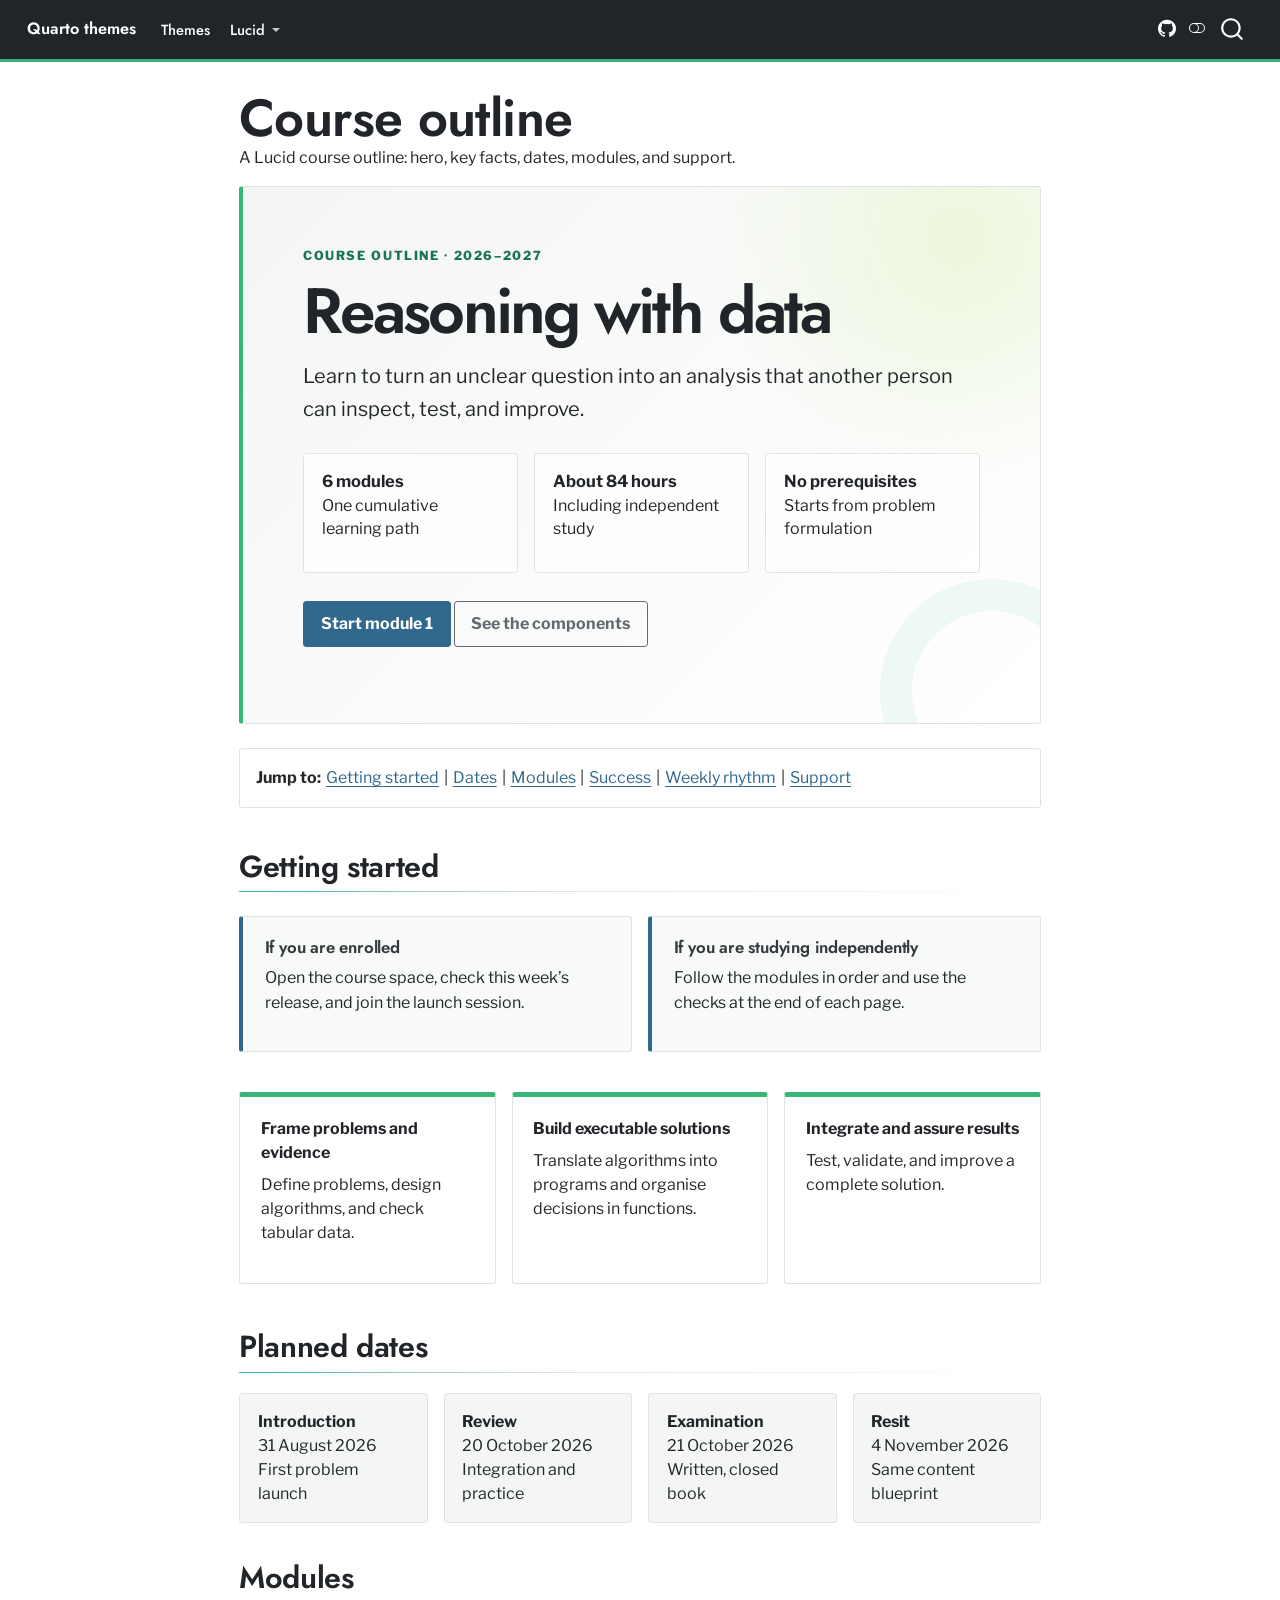
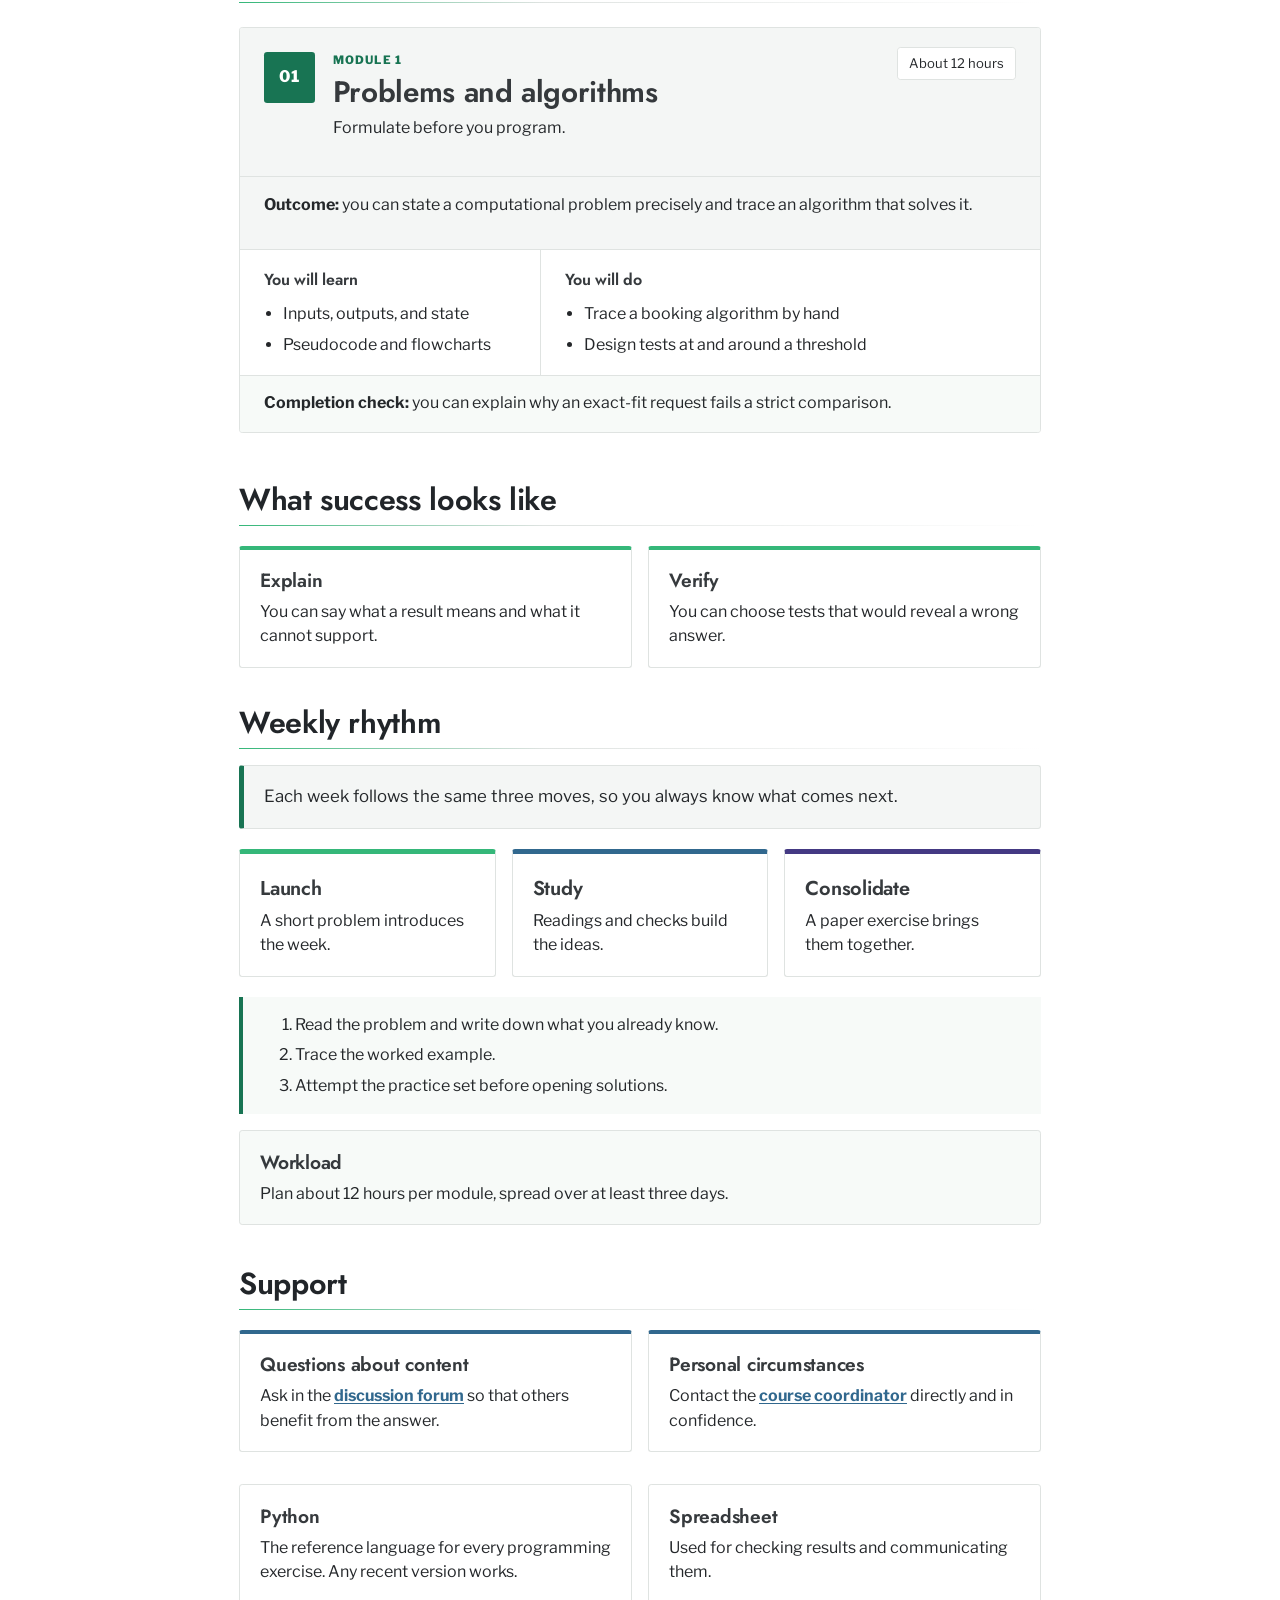
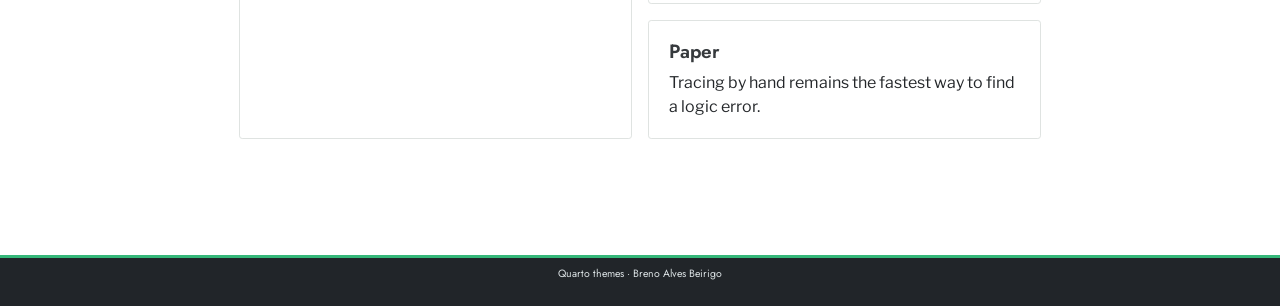
<file: docs/lucid/course-outline.html>
<!DOCTYPE html>
<html xmlns="http://www.w3.org/1999/xhtml" lang="en" xml:lang="en"><head>

<meta charset="utf-8">
<meta name="generator" content="quarto-1.9.38">

<meta name="viewport" content="width=device-width, initial-scale=1.0, user-scalable=yes">

<meta name="description" content="A Lucid course outline: hero, key facts, dates, modules, and support.">

<title>Course outline – Quarto themes</title>
<style>
/* Default styles provided by pandoc.
** See https://pandoc.org/MANUAL.html#variables-for-html for config info.
*/
code{white-space: pre-wrap;}
span.smallcaps{font-variant: small-caps;}
div.columns{display: flex; gap: min(4vw, 1.5em);}
div.column{flex: auto; overflow-x: auto;}
div.hanging-indent{margin-left: 1.5em; text-indent: -1.5em;}
ul.task-list{list-style: none;}
ul.task-list li input[type="checkbox"] {
  width: 0.8em;
  margin: 0 0.8em 0.2em -1em; /* quarto-specific, see https://github.com/quarto-dev/quarto-cli/issues/4556 */ 
  vertical-align: middle;
}
</style>


<script src="../site_libs/quarto-nav/quarto-nav.js"></script>
<script src="../site_libs/quarto-nav/headroom.min.js"></script>
<script src="../site_libs/clipboard/clipboard.min.js"></script>
<script src="../site_libs/quarto-search/autocomplete.umd.js"></script>
<script src="../site_libs/quarto-search/fuse.min.js"></script>
<script src="../site_libs/quarto-search/quarto-search.js"></script>
<meta name="quarto:offset" content="../">
<script src="../site_libs/quarto-html/quarto.js" type="module"></script>
<script src="../site_libs/quarto-html/tabsets/tabsets.js" type="module"></script>
<script src="../site_libs/quarto-html/popper.min.js"></script>
<script src="../site_libs/quarto-html/tippy.umd.min.js"></script>
<script src="../site_libs/quarto-html/anchor.min.js"></script>
<link href="../site_libs/quarto-html/tippy.css" rel="stylesheet">
<link href="../site_libs/quarto-html/quarto-syntax-highlighting-b357ad3a865e0589454db861382592ea.css" rel="stylesheet" class="quarto-color-scheme" id="quarto-text-highlighting-styles">
<link href="../site_libs/quarto-html/quarto-syntax-highlighting-dark-5769bbd8545483d5715a711f9f708f75.css" rel="stylesheet" class="quarto-color-scheme quarto-color-alternate" id="quarto-text-highlighting-styles">
<link href="../site_libs/quarto-html/quarto-syntax-highlighting-b357ad3a865e0589454db861382592ea.css" rel="stylesheet" class="quarto-color-scheme-extra" id="quarto-text-highlighting-styles">
<script src="../site_libs/bootstrap/bootstrap.min.js"></script>
<link href="../site_libs/bootstrap/bootstrap-icons.css" rel="stylesheet">
<link href="../site_libs/bootstrap/bootstrap-6584ca91e93a94b05a1208d2344bae82.min.css" rel="stylesheet" append-hash="true" class="quarto-color-scheme" id="quarto-bootstrap" data-mode="light">
<link href="../site_libs/bootstrap/bootstrap-dark-136f0fceacd5afb9f1dad93e41f7732c.min.css" rel="stylesheet" append-hash="true" class="quarto-color-scheme quarto-color-alternate" id="quarto-bootstrap" data-mode="dark">
<link href="../site_libs/bootstrap/bootstrap-6584ca91e93a94b05a1208d2344bae82.min.css" rel="stylesheet" append-hash="true" class="quarto-color-scheme-extra" id="quarto-bootstrap" data-mode="light">
<script id="quarto-search-options" type="application/json">{
  "location": "navbar",
  "copy-button": false,
  "collapse-after": 3,
  "panel-placement": "end",
  "type": "overlay",
  "limit": 50,
  "keyboard-shortcut": [
    "f",
    "/",
    "s"
  ],
  "show-item-context": false,
  "language": {
    "search-no-results-text": "No results",
    "search-matching-documents-text": "matching documents",
    "search-copy-link-title": "Copy link to search",
    "search-hide-matches-text": "Hide additional matches",
    "search-more-match-text": "more match in this document",
    "search-more-matches-text": "more matches in this document",
    "search-clear-button-title": "Clear",
    "search-text-placeholder": "",
    "search-detached-cancel-button-title": "Cancel",
    "search-submit-button-title": "Submit",
    "search-label": "Search"
  }
}</script>


<link rel="stylesheet" href="..\site_libs\quarto-contrib\quarto-project\brenobeirigo\lucid\css\layout.css">
<link rel="stylesheet" href="..\site_libs\quarto-contrib\quarto-project\brenobeirigo\lucid\css\tables.css">
<link rel="stylesheet" href="..\site_libs\quarto-contrib\quarto-project\brenobeirigo\lucid\css\pseudocode.css">
<link rel="stylesheet" href="..\site_libs\quarto-contrib\quarto-project\brenobeirigo\lucid\css\exercises.css">
<link rel="stylesheet" href="..\site_libs\quarto-contrib\quarto-project\brenobeirigo\lucid\css\worksheets.css">
<link rel="stylesheet" href="..\site_libs\quarto-contrib\quarto-project\brenobeirigo\lucid\css\landing.css">
<link rel="stylesheet" href="..\site_libs\quarto-contrib\quarto-project\brenobeirigo\lucid\css\course-outline.css">
<link rel="stylesheet" href="..\site_libs\quarto-contrib\quarto-project\brenobeirigo\lucid\css\print.css">
</head>

<body class="nav-fixed fullcontent quarto-light"><script id="quarto-html-before-body" type="application/javascript">
    const toggleBodyColorMode = (bsSheetEl) => {
      const mode = bsSheetEl.getAttribute("data-mode");
      const bodyEl = window.document.querySelector("body");
      if (mode === "dark") {
        bodyEl.classList.add("quarto-dark");
        bodyEl.classList.remove("quarto-light");
      } else {
        bodyEl.classList.add("quarto-light");
        bodyEl.classList.remove("quarto-dark");
      }
    }
    const toggleBodyColorPrimary = () => {
      const bsSheetEl = window.document.querySelector("link#quarto-bootstrap:not([rel=disabled-stylesheet])");
      if (bsSheetEl) {
        toggleBodyColorMode(bsSheetEl);
      }
    }
    const setColorSchemeToggle = (alternate) => {
      const toggles = window.document.querySelectorAll('.quarto-color-scheme-toggle');
      for (let i=0; i < toggles.length; i++) {
        const toggle = toggles[i];
        if (toggle) {
          if (alternate) {
            toggle.classList.add("alternate");
          } else {
            toggle.classList.remove("alternate");
          }
        }
      }
    };
    const toggleColorMode = (alternate) => {
      // Switch the stylesheets
      const primaryStylesheets = window.document.querySelectorAll('link.quarto-color-scheme:not(.quarto-color-alternate)');
      const alternateStylesheets = window.document.querySelectorAll('link.quarto-color-scheme.quarto-color-alternate');
      manageTransitions('#quarto-margin-sidebar .nav-link', false);
      if (alternate) {
        // note: dark is layered on light, we don't disable primary!
        enableStylesheet(alternateStylesheets);
        for (const sheetNode of alternateStylesheets) {
          if (sheetNode.id === "quarto-bootstrap") {
            toggleBodyColorMode(sheetNode);
          }
        }
      } else {
        disableStylesheet(alternateStylesheets);
        enableStylesheet(primaryStylesheets)
        toggleBodyColorPrimary();
      }
      manageTransitions('#quarto-margin-sidebar .nav-link', true);
      // Switch the toggles
      setColorSchemeToggle(alternate)
      // Hack to workaround the fact that safari doesn't
      // properly recolor the scrollbar when toggling (#1455)
      if (navigator.userAgent.indexOf('Safari') > 0 && navigator.userAgent.indexOf('Chrome') == -1) {
        manageTransitions("body", false);
        window.scrollTo(0, 1);
        setTimeout(() => {
          window.scrollTo(0, 0);
          manageTransitions("body", true);
        }, 40);
      }
    }
    const disableStylesheet = (stylesheets) => {
      for (let i=0; i < stylesheets.length; i++) {
        const stylesheet = stylesheets[i];
        stylesheet.rel = 'disabled-stylesheet';
      }
    }
    const enableStylesheet = (stylesheets) => {
      for (let i=0; i < stylesheets.length; i++) {
        const stylesheet = stylesheets[i];
        if(stylesheet.rel !== 'stylesheet') { // for Chrome, which will still FOUC without this check
          stylesheet.rel = 'stylesheet';
        }
      }
    }
    const manageTransitions = (selector, allowTransitions) => {
      const els = window.document.querySelectorAll(selector);
      for (let i=0; i < els.length; i++) {
        const el = els[i];
        if (allowTransitions) {
          el.classList.remove('notransition');
        } else {
          el.classList.add('notransition');
        }
      }
    }
    const isFileUrl = () => {
      return window.location.protocol === 'file:';
    }
    const hasAlternateSentinel = () => {
      let styleSentinel = getColorSchemeSentinel();
      if (styleSentinel !== null) {
        return styleSentinel === "alternate";
      } else {
        return false;
      }
    }
    const setStyleSentinel = (alternate) => {
      const value = alternate ? "alternate" : "default";
      if (!isFileUrl()) {
        window.localStorage.setItem("quarto-color-scheme", value);
      } else {
        localAlternateSentinel = value;
      }
    }
    const getColorSchemeSentinel = () => {
      if (!isFileUrl()) {
        const storageValue = window.localStorage.getItem("quarto-color-scheme");
        return storageValue != null ? storageValue : localAlternateSentinel;
      } else {
        return localAlternateSentinel;
      }
    }
    const toggleGiscusIfUsed = (isAlternate, darkModeDefault) => {
      const baseTheme = document.querySelector('#giscus-base-theme')?.value ?? 'light';
      const alternateTheme = document.querySelector('#giscus-alt-theme')?.value ?? 'dark';
      let newTheme = '';
      if(authorPrefersDark) {
        newTheme = isAlternate ? baseTheme : alternateTheme;
      } else {
        newTheme = isAlternate ? alternateTheme : baseTheme;
      }
      const changeGiscusTheme = () => {
        // From: https://github.com/giscus/giscus/issues/336
        const sendMessage = (message) => {
          const iframe = document.querySelector('iframe.giscus-frame');
          if (!iframe) return;
          iframe.contentWindow.postMessage({ giscus: message }, 'https://giscus.app');
        }
        sendMessage({
          setConfig: {
            theme: newTheme
          }
        });
      }
      const isGiscussLoaded = window.document.querySelector('iframe.giscus-frame') !== null;
      if (isGiscussLoaded) {
        changeGiscusTheme();
      }
    };
    const authorPrefersDark = false;
    const darkModeDefault = authorPrefersDark;
      document.querySelector('link#quarto-text-highlighting-styles.quarto-color-scheme-extra').rel = 'disabled-stylesheet';
      document.querySelector('link#quarto-bootstrap.quarto-color-scheme-extra').rel = 'disabled-stylesheet';
    let localAlternateSentinel = darkModeDefault ? 'alternate' : 'default';
    // Dark / light mode switch
    window.quartoToggleColorScheme = () => {
      // Read the current dark / light value
      let toAlternate = !hasAlternateSentinel();
      toggleColorMode(toAlternate);
      setStyleSentinel(toAlternate);
      toggleGiscusIfUsed(toAlternate, darkModeDefault);
      window.dispatchEvent(new Event('resize'));
    };
    // Switch to dark mode if need be
    if (hasAlternateSentinel()) {
      toggleColorMode(true);
    } else {
      toggleColorMode(false);
    }
  </script>

<div id="quarto-search-results"></div>
  <header id="quarto-header" class="headroom fixed-top">
    <nav class="navbar navbar-expand-lg " data-bs-theme="dark">
      <div class="navbar-container container-fluid">
      <div class="navbar-brand-container mx-auto">
    <a class="navbar-brand" href="../index.html">
    <span class="navbar-title">Quarto themes</span>
    </a>
  </div>
            <div id="quarto-search" class="" title="Search"></div>
          <button class="navbar-toggler" type="button" data-bs-toggle="collapse" data-bs-target="#navbarCollapse" aria-controls="navbarCollapse" role="menu" aria-expanded="false" aria-label="Toggle navigation" onclick="if (window.quartoToggleHeadroom) { window.quartoToggleHeadroom(); }">
  <span class="navbar-toggler-icon"></span>
</button>
          <div class="collapse navbar-collapse" id="navbarCollapse">
            <ul class="navbar-nav navbar-nav-scroll me-auto">
  <li class="nav-item">
    <a class="nav-link" href="../index.html"> 
<span class="menu-text">Themes</span></a>
  </li>  
  <li class="nav-item dropdown ">
    <a class="nav-link dropdown-toggle" href="#" id="nav-menu-lucid" role="link" data-bs-toggle="dropdown" aria-expanded="false">
 <span class="menu-text">Lucid</span>
    </a>
    <ul class="dropdown-menu" aria-labelledby="nav-menu-lucid">    
        <li>
    <a class="dropdown-item" href="../lucid/index.html">
 <span class="dropdown-text">Overview</span></a>
  </li>  
        <li>
    <a class="dropdown-item" href="../lucid/components.html">
 <span class="dropdown-text">Components</span></a>
  </li>  
        <li>
    <a class="dropdown-item" href="../lucid/landing.html">
 <span class="dropdown-text">Landing page</span></a>
  </li>  
        <li>
    <a class="dropdown-item" href="../lucid/course-outline.html">
 <span class="dropdown-text">Course outline</span></a>
  </li>  
    </ul>
  </li>
</ul>
            <ul class="navbar-nav navbar-nav-scroll ms-auto">
  <li class="nav-item compact">
    <a class="nav-link" href="https://github.com/brenobeirigo/quarto-themes"> <i class="bi bi-github" role="img" aria-label="Source on GitHub">
</i> 
<span class="menu-text"></span></a>
  </li>  
</ul>
          </div> <!-- /navcollapse -->
            <div class="quarto-navbar-tools">
  <a href="" class="quarto-color-scheme-toggle quarto-navigation-tool  px-1" onclick="window.quartoToggleColorScheme(); return false;" title="Toggle dark mode"><i class="bi"></i></a>
</div>
      </div> <!-- /container-fluid -->
    </nav>
</header>
<!-- content -->
<div id="quarto-content" class="quarto-container page-columns page-rows-contents page-layout-article page-navbar">
<!-- sidebar -->
<!-- margin-sidebar -->
    
<!-- main -->
<main class="content" id="quarto-document-content">


<header id="title-block-header" class="quarto-title-block default">
<div class="quarto-title">
<h1 class="title">Course outline</h1>
</div>

<div>
  <div class="description">
    A Lucid course outline: hero, key facts, dates, modules, and support.
  </div>
</div>


<div class="quarto-title-meta">

    
  
    
  </div>
  


</header>


<div class="syllabus-hero">
<p class="eyebrow">
COURSE OUTLINE · 2026–2027
</p>
<div class="hero-title">
<p>Reasoning with data</p>
</div>
<p>Learn to turn an unclear question into an analysis that another person can inspect, test, and improve.</p>
<div class="course-meta">
<div class="meta-pill">
<p><strong>6 modules</strong><br> One cumulative learning path</p>
</div>
<div class="meta-pill">
<p><strong>About 84 hours</strong><br> Including independent study</p>
</div>
<div class="meta-pill">
<p><strong>No prerequisites</strong><br> Starts from problem formulation</p>
</div>
</div>
<div class="course-actions">
<p><a href="../lucid/landing.html" class="btn btn-primary">Start module 1</a> <a href="../lucid/components.html" class="btn btn-outline-secondary">See the components</a></p>
</div>
</div>
<div class="syllabus-nav" role="navigation" aria-label="Outline sections">
<p><strong>Jump to:</strong> <a href="#getting-started">Getting started</a> | <a href="#dates">Dates</a> | <a href="#modules">Modules</a> | <a href="#success">Success</a> | <a href="#rhythm">Weekly rhythm</a> | <a href="#support">Support</a></p>
</div>
<section id="getting-started" class="level2">
<h2 class="anchored" data-anchor-id="getting-started">Getting started</h2>
<div class="quick-start">
<section id="if-you-are-enrolled" class="level3 quick-start-item">
<h3 class="anchored" data-anchor-id="if-you-are-enrolled">If you are enrolled</h3>
<p>Open the course space, check this week’s release, and join the launch session.</p>
</section>
<section id="if-you-are-studying-independently" class="level3 quick-start-item">
<h3 class="anchored" data-anchor-id="if-you-are-studying-independently">If you are studying independently</h3>
<p>Follow the modules in order and use the checks at the end of each page.</p>
</section>
</div>
<div class="learning-path">
<div class="path-stage">
<p><strong>Frame problems and evidence</strong> Define problems, design algorithms, and check tabular data.</p>
</div>
<div class="path-stage">
<p><strong>Build executable solutions</strong> Translate algorithms into programs and organise decisions in functions.</p>
</div>
<div class="path-stage">
<p><strong>Integrate and assure results</strong> Test, validate, and improve a complete solution.</p>
</div>
</div>
</section>
<section id="dates" class="level2">
<h2 class="anchored" data-anchor-id="dates">Planned dates</h2>
<div class="calendar-grid">
<div class="calendar-card">
<p><strong>Introduction</strong><br> 31 August 2026<br> First problem launch</p>
</div>
<div class="calendar-card">
<p><strong>Review</strong><br> 20 October 2026<br> Integration and practice</p>
</div>
<div class="calendar-card">
<p><strong>Examination</strong><br> 21 October 2026<br> Written, closed book</p>
</div>
<div class="calendar-card">
<p><strong>Resit</strong><br> 4 November 2026<br> Same content blueprint</p>
</div>
</div>
</section>
<section id="modules" class="level2">
<h2 class="anchored" data-anchor-id="modules">Modules</h2>
<div class="module-list">
<div class="module-card">
<div class="module-header">
<div class="module-number">
01
</div>
<div class="module-heading">
<p>MODULE 1</p>
<section id="problems-and-algorithms" class="level3 unnumbered unlisted">
<h3 class="unnumbered unlisted anchored" data-anchor-id="problems-and-algorithms">Problems and algorithms</h3>
<p>Formulate before you program.</p>
</section>
</div>
<p><span class="module-effort">About 12 hours</span></p>
</div>
<div class="module-outcome">
<p><strong>Outcome:</strong> you can state a computational problem precisely and trace an algorithm that solves it.</p>
</div>
<div class="module-grid">
<section id="you-will-learn" class="level4 unnumbered unlisted module-section">
<h4 class="unnumbered unlisted anchored" data-anchor-id="you-will-learn">You will learn</h4>
<ul>
<li>Inputs, outputs, and state</li>
<li>Pseudocode and flowcharts</li>
</ul>
</section>
<section id="you-will-do" class="level4 unnumbered unlisted module-section">
<h4 class="unnumbered unlisted anchored" data-anchor-id="you-will-do">You will do</h4>
<ul>
<li>Trace a booking algorithm by hand</li>
<li>Design tests at and around a threshold</li>
</ul>
</section>
</div>
<div class="completion-check">
<p><strong>Completion check:</strong> you can explain why an exact-fit request fails a strict comparison.</p>
</div>
</div>
</div>
</section>
<section id="success" class="level2">
<h2 class="anchored" data-anchor-id="success">What success looks like</h2>
<div class="success-grid">
<section id="explain" class="level3 success-card">
<h3 class="anchored" data-anchor-id="explain">Explain</h3>
<p>You can say what a result means and what it cannot support.</p>
</section>
<section id="verify" class="level3 success-card">
<h3 class="anchored" data-anchor-id="verify">Verify</h3>
<p>You can choose tests that would reveal a wrong answer.</p>
</section>
</div>
</section>
<section id="rhythm" class="level2">
<h2 class="anchored" data-anchor-id="rhythm">Weekly rhythm</h2>
<div class="process-intro">
<p>Each week follows the same three moves, so you always know what comes next.</p>
</div>
<div class="rhythm-grid">
<section id="launch" class="level4 rhythm-card">
<h4 class="anchored" data-anchor-id="launch">Launch</h4>
<p>A short problem introduces the week.</p>
</section>
<section id="study" class="level4 rhythm-card">
<h4 class="anchored" data-anchor-id="study">Study</h4>
<p>Readings and checks build the ideas.</p>
</section>
<section id="consolidate" class="level4 rhythm-card">
<h4 class="anchored" data-anchor-id="consolidate">Consolidate</h4>
<p>A paper exercise brings them together.</p>
</section>
</div>
<div class="timeline">
<ol type="1">
<li>Read the problem and write down what you already know.</li>
<li>Trace the worked example.</li>
<li>Attempt the practice set before opening solutions.</li>
</ol>
</div>
<section id="workload" class="level3 workload-note">
<h3 class="anchored" data-anchor-id="workload">Workload</h3>
<p>Plan about 12 hours per module, spread over at least three days.</p>
</section>
</section>
<section id="support" class="level2">
<h2 class="anchored" data-anchor-id="support">Support</h2>
<div class="support-grid">
<section id="questions-about-content" class="level3 support-card">
<h3 class="anchored" data-anchor-id="questions-about-content">Questions about content</h3>
<p>Ask in the <a href="../lucid/components.html">discussion forum</a> so that others benefit from the answer.</p>
</section>
<section id="personal-circumstances" class="level3 support-card">
<h3 class="anchored" data-anchor-id="personal-circumstances">Personal circumstances</h3>
<p>Contact the <a href="../lucid/landing.html">course coordinator</a> directly and in confidence.</p>
</section>
</div>
<div class="tool-grid">
<section id="python" class="level3 tool-card tool-card-wide">
<h3 class="anchored" data-anchor-id="python">Python</h3>
<p>The reference language for every programming exercise. Any recent version works.</p>
</section>
<section id="spreadsheet" class="level3 tool-card">
<h3 class="anchored" data-anchor-id="spreadsheet">Spreadsheet</h3>
<p>Used for checking results and communicating them.</p>
</section>
<section id="paper" class="level3 tool-card">
<h3 class="anchored" data-anchor-id="paper">Paper</h3>
<p>Tracing by hand remains the fastest way to find a logic error.</p>
</section>
</div>


</section>

</main> <!-- /main -->
<script id="quarto-html-after-body" type="application/javascript">
  window.document.addEventListener("DOMContentLoaded", function (event) {
    // Ensure there is a toggle, if there isn't float one in the top right
    if (window.document.querySelector('.quarto-color-scheme-toggle') === null) {
      const a = window.document.createElement('a');
      a.classList.add('top-right');
      a.classList.add('quarto-color-scheme-toggle');
      a.href = "";
      a.onclick = function() { try { window.quartoToggleColorScheme(); } catch {} return false; };
      const i = window.document.createElement("i");
      i.classList.add('bi');
      a.appendChild(i);
      window.document.body.appendChild(a);
    }
    setColorSchemeToggle(hasAlternateSentinel())
    const icon = "";
    const anchorJS = new window.AnchorJS();
    anchorJS.options = {
      placement: 'right',
      icon: icon
    };
    anchorJS.add('.anchored');
    const isCodeAnnotation = (el) => {
      for (const clz of el.classList) {
        if (clz.startsWith('code-annotation-')) {                     
          return true;
        }
      }
      return false;
    }
    const onCopySuccess = function(e) {
      // button target
      const button = e.trigger;
      // don't keep focus
      button.blur();
      // flash "checked"
      button.classList.add('code-copy-button-checked');
      var currentTitle = button.getAttribute("title");
      button.setAttribute("title", "Copied!");
      let tooltip;
      if (window.bootstrap) {
        button.setAttribute("data-bs-toggle", "tooltip");
        button.setAttribute("data-bs-placement", "left");
        button.setAttribute("data-bs-title", "Copied!");
        tooltip = new bootstrap.Tooltip(button, 
          { trigger: "manual", 
            customClass: "code-copy-button-tooltip",
            offset: [0, -8]});
        tooltip.show();    
      }
      setTimeout(function() {
        if (tooltip) {
          tooltip.hide();
          button.removeAttribute("data-bs-title");
          button.removeAttribute("data-bs-toggle");
          button.removeAttribute("data-bs-placement");
        }
        button.setAttribute("title", currentTitle);
        button.classList.remove('code-copy-button-checked');
      }, 1000);
      // clear code selection
      e.clearSelection();
    }
    const getTextToCopy = function(trigger) {
      const outerScaffold = trigger.parentElement.cloneNode(true);
      const codeEl = outerScaffold.querySelector('code');
      for (const childEl of codeEl.children) {
        if (isCodeAnnotation(childEl)) {
          childEl.remove();
        }
      }
      return codeEl.innerText;
    }
    const clipboard = new window.ClipboardJS('.code-copy-button:not([data-in-quarto-modal])', {
      text: getTextToCopy
    });
    clipboard.on('success', onCopySuccess);
    if (window.document.getElementById('quarto-embedded-source-code-modal')) {
      const clipboardModal = new window.ClipboardJS('.code-copy-button[data-in-quarto-modal]', {
        text: getTextToCopy,
        container: window.document.getElementById('quarto-embedded-source-code-modal')
      });
      clipboardModal.on('success', onCopySuccess);
    }
      var localhostRegex = new RegExp(/^(?:http|https):\/\/localhost\:?[0-9]*\//);
      var mailtoRegex = new RegExp(/^mailto:/);
        var filterRegex = new RegExp("https:\/\/brenobeirigo\.github\.io\/quarto-themes\/");
      var isInternal = (href) => {
          return filterRegex.test(href) || localhostRegex.test(href) || mailtoRegex.test(href);
      }
      // Inspect non-navigation links and adorn them if external
     var links = window.document.querySelectorAll('a[href]:not(.nav-link):not(.navbar-brand):not(.toc-action):not(.sidebar-link):not(.sidebar-item-toggle):not(.pagination-link):not(.no-external):not([aria-hidden]):not(.dropdown-item):not(.quarto-navigation-tool):not(.about-link)');
      for (var i=0; i<links.length; i++) {
        const link = links[i];
        if (!isInternal(link.href)) {
          // undo the damage that might have been done by quarto-nav.js in the case of
          // links that we want to consider external
          if (link.dataset.originalHref !== undefined) {
            link.href = link.dataset.originalHref;
          }
        }
      }
    function tippyHover(el, contentFn, onTriggerFn, onUntriggerFn) {
      const config = {
        allowHTML: true,
        maxWidth: 500,
        delay: 100,
        arrow: false,
        appendTo: function(el) {
            return el.parentElement;
        },
        interactive: true,
        interactiveBorder: 10,
        theme: 'quarto',
        placement: 'bottom-start',
      };
      if (contentFn) {
        config.content = contentFn;
      }
      if (onTriggerFn) {
        config.onTrigger = onTriggerFn;
      }
      if (onUntriggerFn) {
        config.onUntrigger = onUntriggerFn;
      }
      window.tippy(el, config); 
    }
    const noterefs = window.document.querySelectorAll('a[role="doc-noteref"]');
    for (var i=0; i<noterefs.length; i++) {
      const ref = noterefs[i];
      tippyHover(ref, function() {
        // use id or data attribute instead here
        let href = ref.getAttribute('data-footnote-href') || ref.getAttribute('href');
        try { href = new URL(href).hash; } catch {}
        const id = href.replace(/^#\/?/, "");
        const note = window.document.getElementById(id);
        if (note) {
          return note.innerHTML;
        } else {
          return "";
        }
      });
    }
    const xrefs = window.document.querySelectorAll('a.quarto-xref');
    const processXRef = (id, note) => {
      // Strip column container classes
      const stripColumnClz = (el) => {
        el.classList.remove("page-full", "page-columns");
        if (el.children) {
          for (const child of el.children) {
            stripColumnClz(child);
          }
        }
      }
      stripColumnClz(note)
      if (id === null || id.startsWith('sec-')) {
        // Special case sections, only their first couple elements
        const container = document.createElement("div");
        if (note.children && note.children.length > 2) {
          container.appendChild(note.children[0].cloneNode(true));
          for (let i = 1; i < note.children.length; i++) {
            const child = note.children[i];
            if (child.tagName === "P" && child.innerText === "") {
              continue;
            } else {
              container.appendChild(child.cloneNode(true));
              break;
            }
          }
          if (window.Quarto?.typesetMath) {
            window.Quarto.typesetMath(container);
          }
          return container.innerHTML
        } else {
          if (window.Quarto?.typesetMath) {
            window.Quarto.typesetMath(note);
          }
          return note.innerHTML;
        }
      } else {
        // Remove any anchor links if they are present
        const anchorLink = note.querySelector('a.anchorjs-link');
        if (anchorLink) {
          anchorLink.remove();
        }
        if (window.Quarto?.typesetMath) {
          window.Quarto.typesetMath(note);
        }
        if (note.classList.contains("callout")) {
          return note.outerHTML;
        } else {
          return note.innerHTML;
        }
      }
    }
    for (var i=0; i<xrefs.length; i++) {
      const xref = xrefs[i];
      tippyHover(xref, undefined, function(instance) {
        instance.disable();
        let url = xref.getAttribute('href');
        let hash = undefined; 
        if (url.startsWith('#')) {
          hash = url;
        } else {
          try { hash = new URL(url).hash; } catch {}
        }
        if (hash) {
          const id = hash.replace(/^#\/?/, "");
          const note = window.document.getElementById(id);
          if (note !== null) {
            try {
              const html = processXRef(id, note.cloneNode(true));
              instance.setContent(html);
            } finally {
              instance.enable();
              instance.show();
            }
          } else {
            // See if we can fetch this
            fetch(url.split('#')[0])
            .then(res => res.text())
            .then(html => {
              const parser = new DOMParser();
              const htmlDoc = parser.parseFromString(html, "text/html");
              const note = htmlDoc.getElementById(id);
              if (note !== null) {
                const html = processXRef(id, note);
                instance.setContent(html);
              } 
            }).finally(() => {
              instance.enable();
              instance.show();
            });
          }
        } else {
          // See if we can fetch a full url (with no hash to target)
          // This is a special case and we should probably do some content thinning / targeting
          fetch(url)
          .then(res => res.text())
          .then(html => {
            const parser = new DOMParser();
            const htmlDoc = parser.parseFromString(html, "text/html");
            const note = htmlDoc.querySelector('main.content');
            if (note !== null) {
              // This should only happen for chapter cross references
              // (since there is no id in the URL)
              // remove the first header
              if (note.children.length > 0 && note.children[0].tagName === "HEADER") {
                note.children[0].remove();
              }
              const html = processXRef(null, note);
              instance.setContent(html);
            } 
          }).finally(() => {
            instance.enable();
            instance.show();
          });
        }
      }, function(instance) {
      });
    }
        let selectedAnnoteEl;
        const selectorForAnnotation = ( cell, annotation) => {
          let cellAttr = 'data-code-cell="' + cell + '"';
          let lineAttr = 'data-code-annotation="' +  annotation + '"';
          const selector = 'span[' + cellAttr + '][' + lineAttr + ']';
          return selector;
        }
        const selectCodeLines = (annoteEl) => {
          const doc = window.document;
          const targetCell = annoteEl.getAttribute("data-target-cell");
          const targetAnnotation = annoteEl.getAttribute("data-target-annotation");
          const annoteSpan = window.document.querySelector(selectorForAnnotation(targetCell, targetAnnotation));
          const lines = annoteSpan.getAttribute("data-code-lines").split(",");
          const lineIds = lines.map((line) => {
            return targetCell + "-" + line;
          })
          let top = null;
          let height = null;
          let parent = null;
          if (lineIds.length > 0) {
              //compute the position of the single el (top and bottom and make a div)
              const el = window.document.getElementById(lineIds[0]);
              top = el.offsetTop;
              height = el.offsetHeight;
              parent = el.parentElement.parentElement;
            if (lineIds.length > 1) {
              const lastEl = window.document.getElementById(lineIds[lineIds.length - 1]);
              const bottom = lastEl.offsetTop + lastEl.offsetHeight;
              height = bottom - top;
            }
            if (top !== null && height !== null && parent !== null) {
              // cook up a div (if necessary) and position it 
              let div = window.document.getElementById("code-annotation-line-highlight");
              if (div === null) {
                div = window.document.createElement("div");
                div.setAttribute("id", "code-annotation-line-highlight");
                div.style.position = 'absolute';
                parent.appendChild(div);
              }
              div.style.top = top - 2 + "px";
              div.style.height = height + 4 + "px";
              div.style.left = 0;
              let gutterDiv = window.document.getElementById("code-annotation-line-highlight-gutter");
              if (gutterDiv === null) {
                gutterDiv = window.document.createElement("div");
                gutterDiv.setAttribute("id", "code-annotation-line-highlight-gutter");
                gutterDiv.style.position = 'absolute';
                const codeCell = window.document.getElementById(targetCell);
                const gutter = codeCell.querySelector('.code-annotation-gutter');
                gutter.appendChild(gutterDiv);
              }
              gutterDiv.style.top = top - 2 + "px";
              gutterDiv.style.height = height + 4 + "px";
            }
            selectedAnnoteEl = annoteEl;
          }
        };
        const unselectCodeLines = () => {
          const elementsIds = ["code-annotation-line-highlight", "code-annotation-line-highlight-gutter"];
          elementsIds.forEach((elId) => {
            const div = window.document.getElementById(elId);
            if (div) {
              div.remove();
            }
          });
          selectedAnnoteEl = undefined;
        };
          // Handle positioning of the toggle
      window.addEventListener(
        "resize",
        throttle(() => {
          elRect = undefined;
          if (selectedAnnoteEl) {
            selectCodeLines(selectedAnnoteEl);
          }
        }, 10)
      );
      function throttle(fn, ms) {
      let throttle = false;
      let timer;
        return (...args) => {
          if(!throttle) { // first call gets through
              fn.apply(this, args);
              throttle = true;
          } else { // all the others get throttled
              if(timer) clearTimeout(timer); // cancel #2
              timer = setTimeout(() => {
                fn.apply(this, args);
                timer = throttle = false;
              }, ms);
          }
        };
      }
        // Attach click handler to the DT
        const annoteDls = window.document.querySelectorAll('dt[data-target-cell]');
        for (const annoteDlNode of annoteDls) {
          annoteDlNode.addEventListener('click', (event) => {
            const clickedEl = event.target;
            if (clickedEl !== selectedAnnoteEl) {
              unselectCodeLines();
              const activeEl = window.document.querySelector('dt[data-target-cell].code-annotation-active');
              if (activeEl) {
                activeEl.classList.remove('code-annotation-active');
              }
              selectCodeLines(clickedEl);
              clickedEl.classList.add('code-annotation-active');
            } else {
              // Unselect the line
              unselectCodeLines();
              clickedEl.classList.remove('code-annotation-active');
            }
          });
        }
    const findCites = (el) => {
      const parentEl = el.parentElement;
      if (parentEl) {
        const cites = parentEl.dataset.cites;
        if (cites) {
          return {
            el,
            cites: cites.split(' ')
          };
        } else {
          return findCites(el.parentElement)
        }
      } else {
        return undefined;
      }
    };
    var bibliorefs = window.document.querySelectorAll('a[role="doc-biblioref"]');
    for (var i=0; i<bibliorefs.length; i++) {
      const ref = bibliorefs[i];
      const citeInfo = findCites(ref);
      if (citeInfo) {
        tippyHover(citeInfo.el, function() {
          var popup = window.document.createElement('div');
          citeInfo.cites.forEach(function(cite) {
            var citeDiv = window.document.createElement('div');
            citeDiv.classList.add('hanging-indent');
            citeDiv.classList.add('csl-entry');
            var biblioDiv = window.document.getElementById('ref-' + cite);
            if (biblioDiv) {
              citeDiv.innerHTML = biblioDiv.innerHTML;
            }
            popup.appendChild(citeDiv);
          });
          return popup.innerHTML;
        });
      }
    }
  });
  </script>
</div> <!-- /content -->
<footer class="footer">
  <div class="nav-footer">
    <div class="nav-footer-left">
      &nbsp;
    </div>   
    <div class="nav-footer-center">
<p>Quarto themes · Breno Alves Beirigo</p>
</div>
    <div class="nav-footer-right">
      &nbsp;
    </div>
  </div>
</footer>




<script src="../site_libs/quarto-contrib/lucid-1.0.1/flowcharts.js"></script>
<script src="../site_libs/quarto-contrib/lucid-1.0.1/callouts.js"></script>
<script src="../site_libs/quarto-contrib/lucid-1.0.1/copy-refs.js"></script>
<script src="../site_libs/quarto-contrib/lucid-1.0.1/table-scroll.js"></script>
</body></html>
</file>
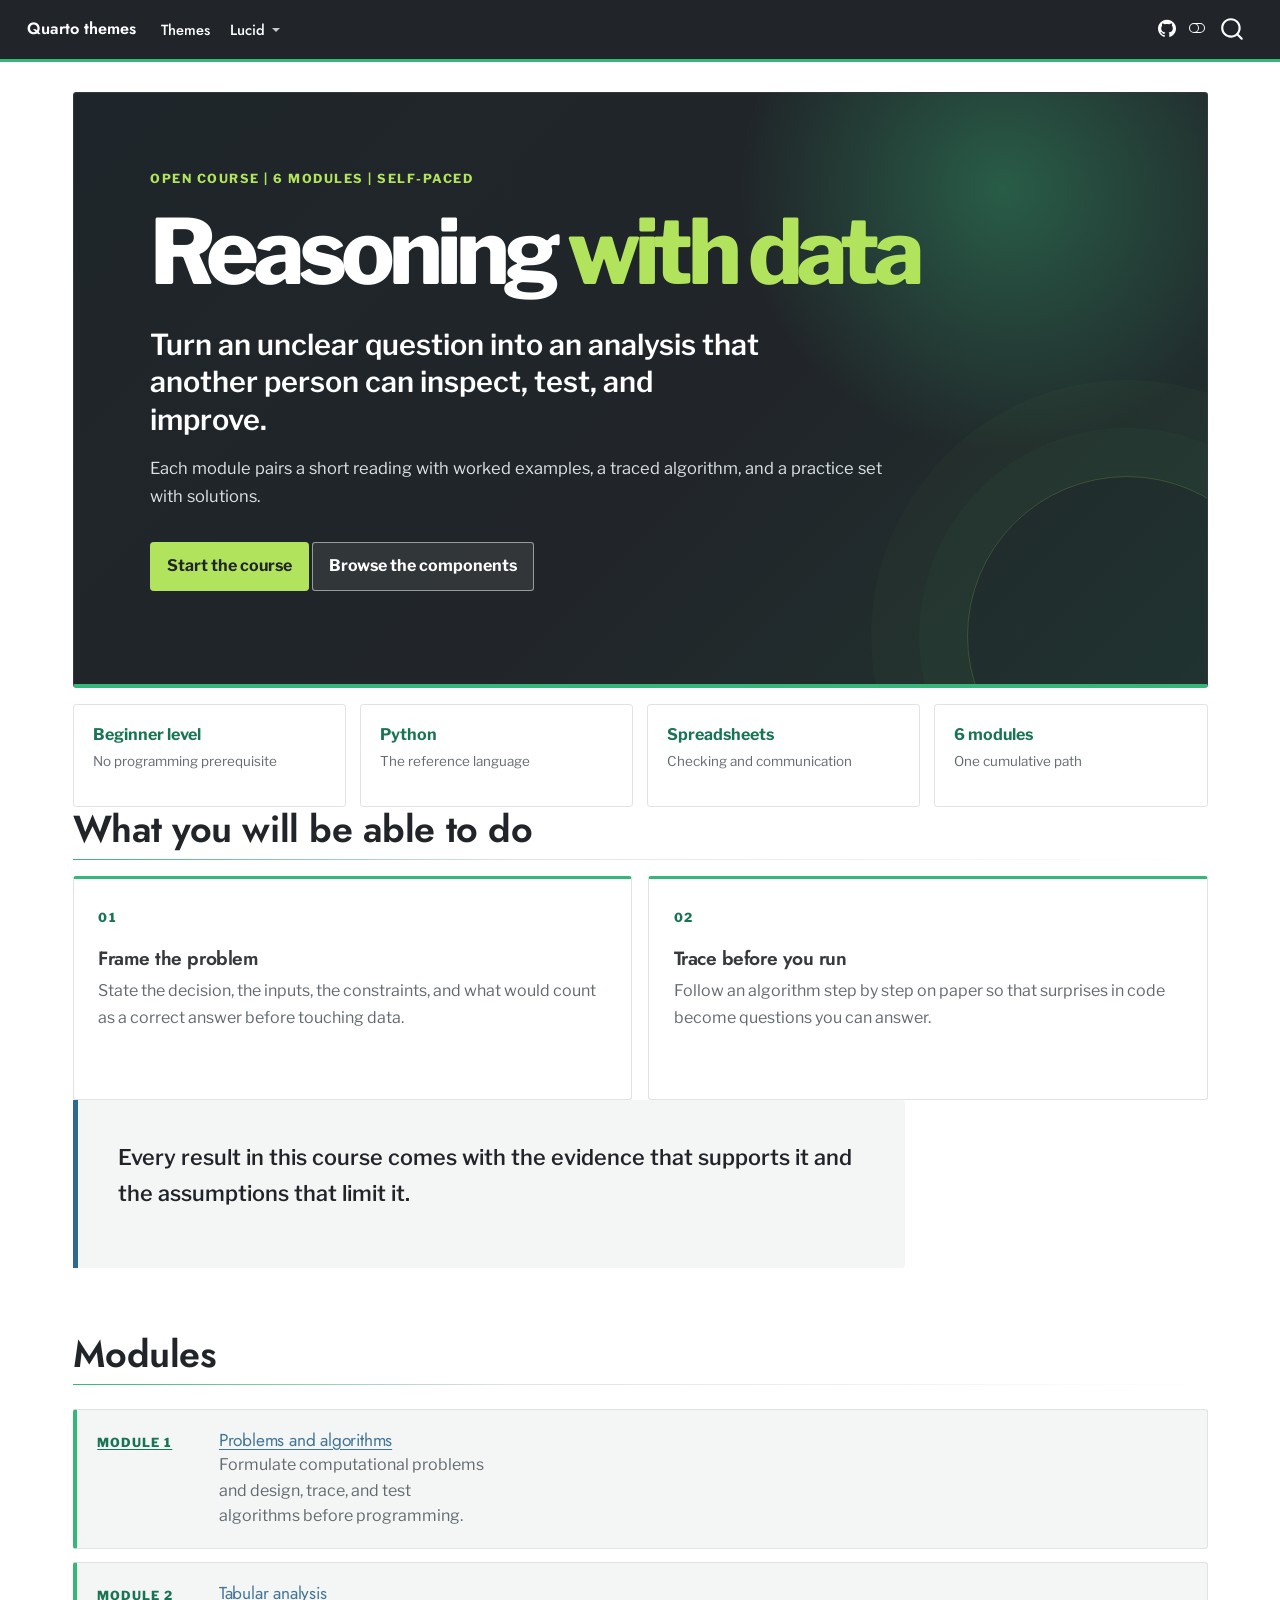
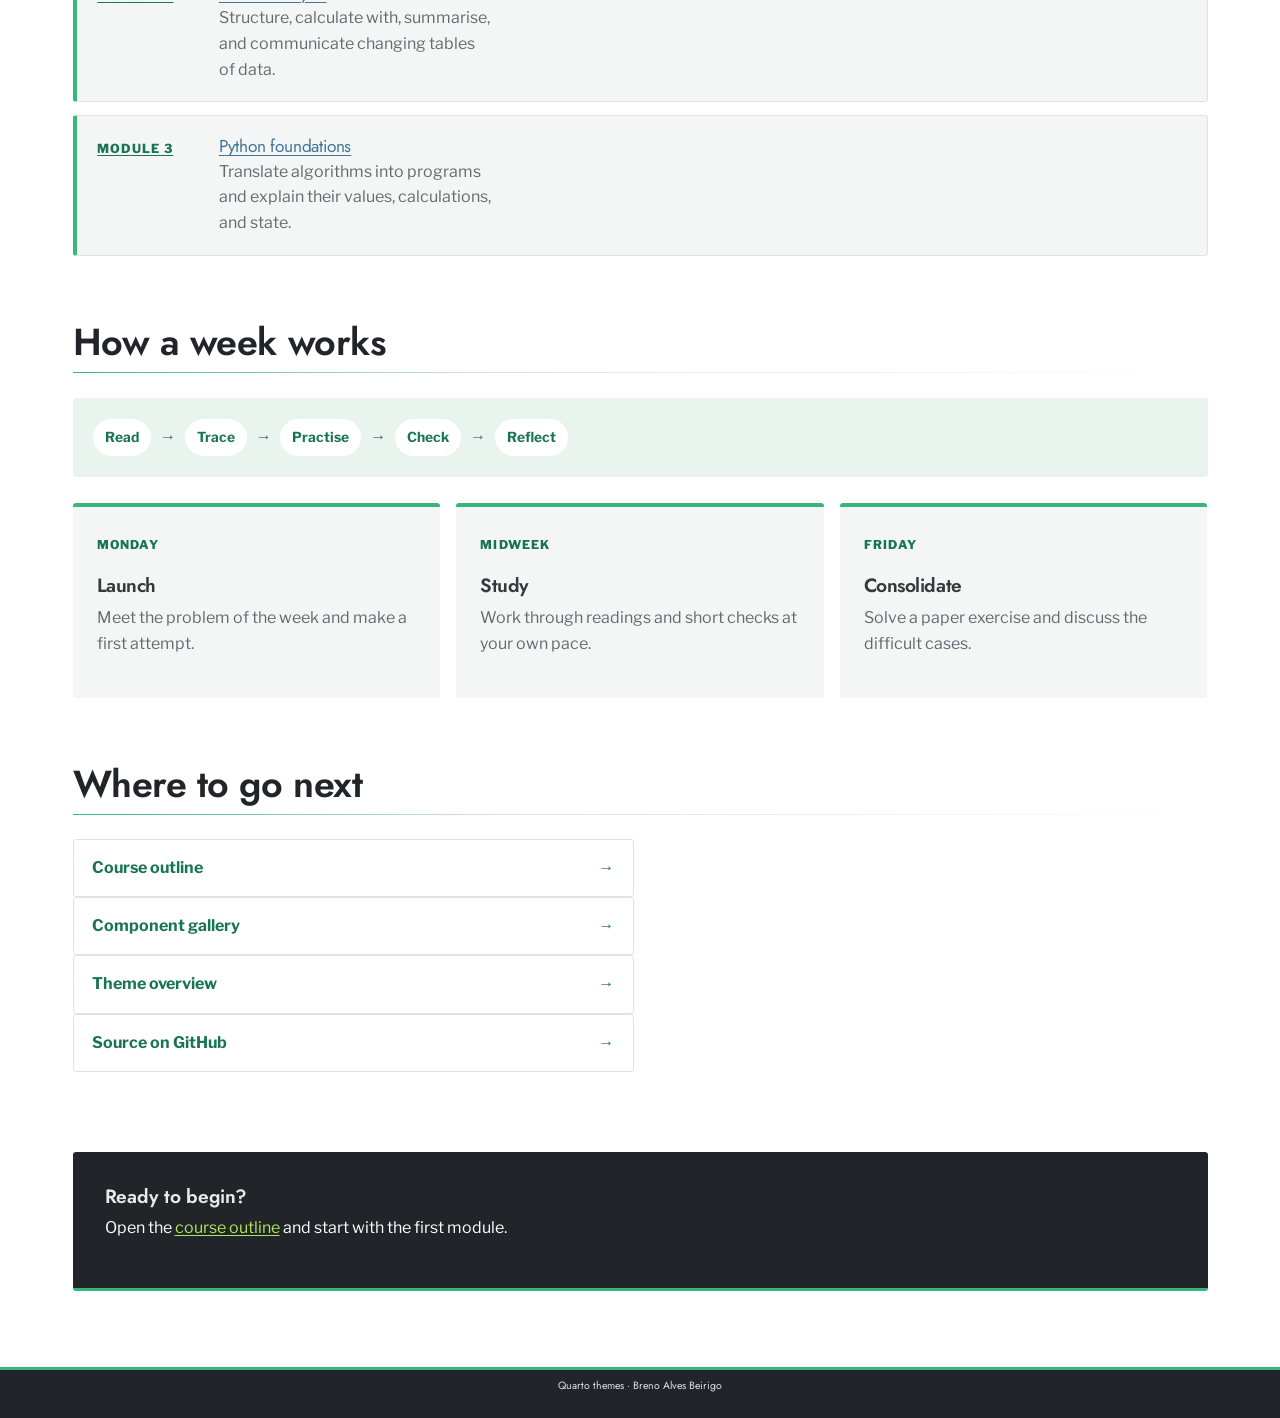
<file: docs/lucid/landing.html>
<!DOCTYPE html>
<html xmlns="http://www.w3.org/1999/xhtml" lang="en" xml:lang="en"><head>

<meta charset="utf-8">
<meta name="generator" content="quarto-1.9.38">

<meta name="viewport" content="width=device-width, initial-scale=1.0, user-scalable=yes">

<meta name="description" content="A Lucid landing page: hero, facts, cards, modules, and calls to action.">

<title>Reasoning with data – Quarto themes</title>
<style>
/* Default styles provided by pandoc.
** See https://pandoc.org/MANUAL.html#variables-for-html for config info.
*/
code{white-space: pre-wrap;}
span.smallcaps{font-variant: small-caps;}
div.columns{display: flex; gap: min(4vw, 1.5em);}
div.column{flex: auto; overflow-x: auto;}
div.hanging-indent{margin-left: 1.5em; text-indent: -1.5em;}
ul.task-list{list-style: none;}
ul.task-list li input[type="checkbox"] {
  width: 0.8em;
  margin: 0 0.8em 0.2em -1em; /* quarto-specific, see https://github.com/quarto-dev/quarto-cli/issues/4556 */ 
  vertical-align: middle;
}
</style>


<script src="../site_libs/quarto-nav/quarto-nav.js"></script>
<script src="../site_libs/quarto-nav/headroom.min.js"></script>
<script src="../site_libs/clipboard/clipboard.min.js"></script>
<script src="../site_libs/quarto-search/autocomplete.umd.js"></script>
<script src="../site_libs/quarto-search/fuse.min.js"></script>
<script src="../site_libs/quarto-search/quarto-search.js"></script>
<meta name="quarto:offset" content="../">
<script src="../site_libs/quarto-html/quarto.js" type="module"></script>
<script src="../site_libs/quarto-html/tabsets/tabsets.js" type="module"></script>
<script src="../site_libs/quarto-html/popper.min.js"></script>
<script src="../site_libs/quarto-html/tippy.umd.min.js"></script>
<script src="../site_libs/quarto-html/anchor.min.js"></script>
<link href="../site_libs/quarto-html/tippy.css" rel="stylesheet">
<link href="../site_libs/quarto-html/quarto-syntax-highlighting-b357ad3a865e0589454db861382592ea.css" rel="stylesheet" class="quarto-color-scheme" id="quarto-text-highlighting-styles">
<link href="../site_libs/quarto-html/quarto-syntax-highlighting-dark-5769bbd8545483d5715a711f9f708f75.css" rel="stylesheet" class="quarto-color-scheme quarto-color-alternate" id="quarto-text-highlighting-styles">
<link href="../site_libs/quarto-html/quarto-syntax-highlighting-b357ad3a865e0589454db861382592ea.css" rel="stylesheet" class="quarto-color-scheme-extra" id="quarto-text-highlighting-styles">
<script src="../site_libs/bootstrap/bootstrap.min.js"></script>
<link href="../site_libs/bootstrap/bootstrap-icons.css" rel="stylesheet">
<link href="../site_libs/bootstrap/bootstrap-6584ca91e93a94b05a1208d2344bae82.min.css" rel="stylesheet" append-hash="true" class="quarto-color-scheme" id="quarto-bootstrap" data-mode="light">
<link href="../site_libs/bootstrap/bootstrap-dark-136f0fceacd5afb9f1dad93e41f7732c.min.css" rel="stylesheet" append-hash="true" class="quarto-color-scheme quarto-color-alternate" id="quarto-bootstrap" data-mode="dark">
<link href="../site_libs/bootstrap/bootstrap-6584ca91e93a94b05a1208d2344bae82.min.css" rel="stylesheet" append-hash="true" class="quarto-color-scheme-extra" id="quarto-bootstrap" data-mode="light">
<script id="quarto-search-options" type="application/json">{
  "location": "navbar",
  "copy-button": false,
  "collapse-after": 3,
  "panel-placement": "end",
  "type": "overlay",
  "limit": 50,
  "keyboard-shortcut": [
    "f",
    "/",
    "s"
  ],
  "show-item-context": false,
  "language": {
    "search-no-results-text": "No results",
    "search-matching-documents-text": "matching documents",
    "search-copy-link-title": "Copy link to search",
    "search-hide-matches-text": "Hide additional matches",
    "search-more-match-text": "more match in this document",
    "search-more-matches-text": "more matches in this document",
    "search-clear-button-title": "Clear",
    "search-text-placeholder": "",
    "search-detached-cancel-button-title": "Cancel",
    "search-submit-button-title": "Submit",
    "search-label": "Search"
  }
}</script>


<link rel="stylesheet" href="..\site_libs\quarto-contrib\quarto-project\brenobeirigo\lucid\css\layout.css">
<link rel="stylesheet" href="..\site_libs\quarto-contrib\quarto-project\brenobeirigo\lucid\css\tables.css">
<link rel="stylesheet" href="..\site_libs\quarto-contrib\quarto-project\brenobeirigo\lucid\css\pseudocode.css">
<link rel="stylesheet" href="..\site_libs\quarto-contrib\quarto-project\brenobeirigo\lucid\css\exercises.css">
<link rel="stylesheet" href="..\site_libs\quarto-contrib\quarto-project\brenobeirigo\lucid\css\worksheets.css">
<link rel="stylesheet" href="..\site_libs\quarto-contrib\quarto-project\brenobeirigo\lucid\css\landing.css">
<link rel="stylesheet" href="..\site_libs\quarto-contrib\quarto-project\brenobeirigo\lucid\css\course-outline.css">
<link rel="stylesheet" href="..\site_libs\quarto-contrib\quarto-project\brenobeirigo\lucid\css\print.css">
</head>

<body class="nav-fixed landing-page quarto-light"><script id="quarto-html-before-body" type="application/javascript">
    const toggleBodyColorMode = (bsSheetEl) => {
      const mode = bsSheetEl.getAttribute("data-mode");
      const bodyEl = window.document.querySelector("body");
      if (mode === "dark") {
        bodyEl.classList.add("quarto-dark");
        bodyEl.classList.remove("quarto-light");
      } else {
        bodyEl.classList.add("quarto-light");
        bodyEl.classList.remove("quarto-dark");
      }
    }
    const toggleBodyColorPrimary = () => {
      const bsSheetEl = window.document.querySelector("link#quarto-bootstrap:not([rel=disabled-stylesheet])");
      if (bsSheetEl) {
        toggleBodyColorMode(bsSheetEl);
      }
    }
    const setColorSchemeToggle = (alternate) => {
      const toggles = window.document.querySelectorAll('.quarto-color-scheme-toggle');
      for (let i=0; i < toggles.length; i++) {
        const toggle = toggles[i];
        if (toggle) {
          if (alternate) {
            toggle.classList.add("alternate");
          } else {
            toggle.classList.remove("alternate");
          }
        }
      }
    };
    const toggleColorMode = (alternate) => {
      // Switch the stylesheets
      const primaryStylesheets = window.document.querySelectorAll('link.quarto-color-scheme:not(.quarto-color-alternate)');
      const alternateStylesheets = window.document.querySelectorAll('link.quarto-color-scheme.quarto-color-alternate');
      manageTransitions('#quarto-margin-sidebar .nav-link', false);
      if (alternate) {
        // note: dark is layered on light, we don't disable primary!
        enableStylesheet(alternateStylesheets);
        for (const sheetNode of alternateStylesheets) {
          if (sheetNode.id === "quarto-bootstrap") {
            toggleBodyColorMode(sheetNode);
          }
        }
      } else {
        disableStylesheet(alternateStylesheets);
        enableStylesheet(primaryStylesheets)
        toggleBodyColorPrimary();
      }
      manageTransitions('#quarto-margin-sidebar .nav-link', true);
      // Switch the toggles
      setColorSchemeToggle(alternate)
      // Hack to workaround the fact that safari doesn't
      // properly recolor the scrollbar when toggling (#1455)
      if (navigator.userAgent.indexOf('Safari') > 0 && navigator.userAgent.indexOf('Chrome') == -1) {
        manageTransitions("body", false);
        window.scrollTo(0, 1);
        setTimeout(() => {
          window.scrollTo(0, 0);
          manageTransitions("body", true);
        }, 40);
      }
    }
    const disableStylesheet = (stylesheets) => {
      for (let i=0; i < stylesheets.length; i++) {
        const stylesheet = stylesheets[i];
        stylesheet.rel = 'disabled-stylesheet';
      }
    }
    const enableStylesheet = (stylesheets) => {
      for (let i=0; i < stylesheets.length; i++) {
        const stylesheet = stylesheets[i];
        if(stylesheet.rel !== 'stylesheet') { // for Chrome, which will still FOUC without this check
          stylesheet.rel = 'stylesheet';
        }
      }
    }
    const manageTransitions = (selector, allowTransitions) => {
      const els = window.document.querySelectorAll(selector);
      for (let i=0; i < els.length; i++) {
        const el = els[i];
        if (allowTransitions) {
          el.classList.remove('notransition');
        } else {
          el.classList.add('notransition');
        }
      }
    }
    const isFileUrl = () => {
      return window.location.protocol === 'file:';
    }
    const hasAlternateSentinel = () => {
      let styleSentinel = getColorSchemeSentinel();
      if (styleSentinel !== null) {
        return styleSentinel === "alternate";
      } else {
        return false;
      }
    }
    const setStyleSentinel = (alternate) => {
      const value = alternate ? "alternate" : "default";
      if (!isFileUrl()) {
        window.localStorage.setItem("quarto-color-scheme", value);
      } else {
        localAlternateSentinel = value;
      }
    }
    const getColorSchemeSentinel = () => {
      if (!isFileUrl()) {
        const storageValue = window.localStorage.getItem("quarto-color-scheme");
        return storageValue != null ? storageValue : localAlternateSentinel;
      } else {
        return localAlternateSentinel;
      }
    }
    const toggleGiscusIfUsed = (isAlternate, darkModeDefault) => {
      const baseTheme = document.querySelector('#giscus-base-theme')?.value ?? 'light';
      const alternateTheme = document.querySelector('#giscus-alt-theme')?.value ?? 'dark';
      let newTheme = '';
      if(authorPrefersDark) {
        newTheme = isAlternate ? baseTheme : alternateTheme;
      } else {
        newTheme = isAlternate ? alternateTheme : baseTheme;
      }
      const changeGiscusTheme = () => {
        // From: https://github.com/giscus/giscus/issues/336
        const sendMessage = (message) => {
          const iframe = document.querySelector('iframe.giscus-frame');
          if (!iframe) return;
          iframe.contentWindow.postMessage({ giscus: message }, 'https://giscus.app');
        }
        sendMessage({
          setConfig: {
            theme: newTheme
          }
        });
      }
      const isGiscussLoaded = window.document.querySelector('iframe.giscus-frame') !== null;
      if (isGiscussLoaded) {
        changeGiscusTheme();
      }
    };
    const authorPrefersDark = false;
    const darkModeDefault = authorPrefersDark;
      document.querySelector('link#quarto-text-highlighting-styles.quarto-color-scheme-extra').rel = 'disabled-stylesheet';
      document.querySelector('link#quarto-bootstrap.quarto-color-scheme-extra').rel = 'disabled-stylesheet';
    let localAlternateSentinel = darkModeDefault ? 'alternate' : 'default';
    // Dark / light mode switch
    window.quartoToggleColorScheme = () => {
      // Read the current dark / light value
      let toAlternate = !hasAlternateSentinel();
      toggleColorMode(toAlternate);
      setStyleSentinel(toAlternate);
      toggleGiscusIfUsed(toAlternate, darkModeDefault);
      window.dispatchEvent(new Event('resize'));
    };
    // Switch to dark mode if need be
    if (hasAlternateSentinel()) {
      toggleColorMode(true);
    } else {
      toggleColorMode(false);
    }
  </script>

<div id="quarto-search-results"></div>
  <header id="quarto-header" class="headroom fixed-top">
    <nav class="navbar navbar-expand-lg " data-bs-theme="dark">
      <div class="navbar-container container-fluid">
      <div class="navbar-brand-container mx-auto">
    <a class="navbar-brand" href="../index.html">
    <span class="navbar-title">Quarto themes</span>
    </a>
  </div>
            <div id="quarto-search" class="" title="Search"></div>
          <button class="navbar-toggler" type="button" data-bs-toggle="collapse" data-bs-target="#navbarCollapse" aria-controls="navbarCollapse" role="menu" aria-expanded="false" aria-label="Toggle navigation" onclick="if (window.quartoToggleHeadroom) { window.quartoToggleHeadroom(); }">
  <span class="navbar-toggler-icon"></span>
</button>
          <div class="collapse navbar-collapse" id="navbarCollapse">
            <ul class="navbar-nav navbar-nav-scroll me-auto">
  <li class="nav-item">
    <a class="nav-link" href="../index.html"> 
<span class="menu-text">Themes</span></a>
  </li>  
  <li class="nav-item dropdown ">
    <a class="nav-link dropdown-toggle" href="#" id="nav-menu-lucid" role="link" data-bs-toggle="dropdown" aria-expanded="false">
 <span class="menu-text">Lucid</span>
    </a>
    <ul class="dropdown-menu" aria-labelledby="nav-menu-lucid">    
        <li>
    <a class="dropdown-item" href="../lucid/index.html">
 <span class="dropdown-text">Overview</span></a>
  </li>  
        <li>
    <a class="dropdown-item" href="../lucid/components.html">
 <span class="dropdown-text">Components</span></a>
  </li>  
        <li>
    <a class="dropdown-item" href="../lucid/landing.html">
 <span class="dropdown-text">Landing page</span></a>
  </li>  
        <li>
    <a class="dropdown-item" href="../lucid/course-outline.html">
 <span class="dropdown-text">Course outline</span></a>
  </li>  
    </ul>
  </li>
</ul>
            <ul class="navbar-nav navbar-nav-scroll ms-auto">
  <li class="nav-item compact">
    <a class="nav-link" href="https://github.com/brenobeirigo/quarto-themes"> <i class="bi bi-github" role="img" aria-label="Source on GitHub">
</i> 
<span class="menu-text"></span></a>
  </li>  
</ul>
          </div> <!-- /navcollapse -->
            <div class="quarto-navbar-tools">
  <a href="" class="quarto-color-scheme-toggle quarto-navigation-tool  px-1" onclick="window.quartoToggleColorScheme(); return false;" title="Toggle dark mode"><i class="bi"></i></a>
</div>
      </div> <!-- /container-fluid -->
    </nav>
</header>
<!-- content -->
<div id="quarto-content" class="quarto-container page-columns page-rows-contents page-layout-full page-navbar">
<!-- sidebar -->
<!-- margin-sidebar -->
    
<!-- main -->
<main class="content column-page" id="quarto-document-content">


<header id="title-block-header" class="quarto-title-block default">
<div class="quarto-title">
<h1 class="title">Reasoning with data</h1>
</div>

<div>
  <div class="description">
    A Lucid landing page: hero, facts, cards, modules, and calls to action.
  </div>
</div>


<div class="quarto-title-meta column-page">

    
  
    
  </div>
  


</header>


<div class="landing-hero">
<p class="landing-eyebrow">
Open course | 6 modules | Self-paced
</p>
<div class="landing-title" aria-hidden="true">
Reasoning <span>with data</span>
</div>
<p class="landing-lead">
Turn an unclear question into an analysis that another person can inspect, test, and improve.
</p>
<p class="landing-intro">
Each module pairs a short reading with worked examples, a traced algorithm, and a practice set with solutions.
</p>
<div class="landing-actions">
<p><a class="landing-button landing-button-primary" href="course-outline.html">Start the course</a> <a class="landing-button landing-button-secondary" href="components.html">Browse the components</a></p>
</div>
</div>
<div class="landing-facts">
<div class="landing-fact">
<p><strong>Beginner level</strong> <span>No programming prerequisite</span></p>
</div>
<div class="landing-fact">
<p><strong>Python</strong> <span>The reference language</span></p>
</div>
<div class="landing-fact">
<p><strong>Spreadsheets</strong> <span>Checking and communication</span></p>
</div>
<div class="landing-fact">
<p><strong>6 modules</strong> <span>One cumulative path</span></p>
</div>
</div>
<section id="what-you-will-be-able-to-do" class="level2">
<h2 class="anchored" data-anchor-id="what-you-will-be-able-to-do">What you will be able to do</h2>
<div class="landing-cards">
<div class="landing-card">
<p><span class="landing-card-number">01</span></p>
<section id="frame-the-problem" class="level3">
<h3 class="anchored" data-anchor-id="frame-the-problem">Frame the problem</h3>
<p>State the decision, the inputs, the constraints, and what would count as a correct answer before touching data.</p>
</section>
</div>
<div class="landing-card">
<p><span class="landing-card-number">02</span></p>
<section id="trace-before-you-run" class="level3">
<h3 class="anchored" data-anchor-id="trace-before-you-run">Trace before you run</h3>
<p>Follow an algorithm step by step on paper so that surprises in code become questions you can answer.</p>
</section>
</div>
</div>
<div class="landing-promise">
<p>Every result in this course comes with the evidence that supports it and the assumptions that limit it.</p>
</div>
</section>
<section id="modules" class="level2">
<h2 class="anchored" data-anchor-id="modules">Modules</h2>
<div class="landing-modules">
<div class="landing-module">
<p><a href="../lucid/course-outline.html" class="landing-module-index">Module 1</a></p>
<section id="problems-and-algorithms" class="level3">
<h3 class="anchored" data-anchor-id="problems-and-algorithms"><a href="../lucid/course-outline.html">Problems and algorithms</a></h3>
<p>Formulate computational problems and design, trace, and test algorithms before programming.</p>
</section>
</div>
<div class="landing-module">
<p><a href="../lucid/course-outline.html" class="landing-module-index">Module 2</a></p>
<section id="tabular-analysis" class="level3">
<h3 class="anchored" data-anchor-id="tabular-analysis"><a href="../lucid/course-outline.html">Tabular analysis</a></h3>
<p>Structure, calculate with, summarise, and communicate changing tables of data.</p>
</section>
</div>
<div class="landing-module">
<p><a href="../lucid/course-outline.html" class="landing-module-index">Module 3</a></p>
<section id="python-foundations" class="level3">
<h3 class="anchored" data-anchor-id="python-foundations"><a href="../lucid/course-outline.html">Python foundations</a></h3>
<p>Translate algorithms into programs and explain their values, calculations, and state.</p>
</section>
</div>
</div>
</section>
<section id="how-a-week-works" class="level2">
<h2 class="anchored" data-anchor-id="how-a-week-works">How a week works</h2>
<div class="landing-process">
<p>
<span>Read</span> <b>→</b> <span>Trace</span> <b>→</b> <span>Practise</span> <b>→</b> <span>Check</span> <b>→</b> <span>Reflect</span>
</p>
</div>
<div class="landing-steps">
<div class="landing-step">
<p><span>Monday</span></p>
<section id="launch" class="level3">
<h3 class="anchored" data-anchor-id="launch">Launch</h3>
<p>Meet the problem of the week and make a first attempt.</p>
</section>
</div>
<div class="landing-step">
<p><span>Midweek</span></p>
<section id="study" class="level3">
<h3 class="anchored" data-anchor-id="study">Study</h3>
<p>Work through readings and short checks at your own pace.</p>
</section>
</div>
<div class="landing-step">
<p><span>Friday</span></p>
<section id="consolidate" class="level3">
<h3 class="anchored" data-anchor-id="consolidate">Consolidate</h3>
<p>Solve a paper exercise and discuss the difficult cases.</p>
</section>
</div>
</div>
</section>
<section id="where-to-go-next" class="level2">
<h2 class="anchored" data-anchor-id="where-to-go-next">Where to go next</h2>
<div class="landing-links">
<p><a href="../lucid/course-outline.html" class="landing-link">Course outline</a> <a href="../lucid/components.html" class="landing-link">Component gallery</a> <a href="../lucid/index.html" class="landing-link">Theme overview</a> <a href="https://github.com/brenobeirigo/quarto-themes" class="landing-link">Source on GitHub</a></p>
</div>
<section id="ready-to-begin" class="level3 landing-cta">
<h3 class="anchored" data-anchor-id="ready-to-begin">Ready to begin?</h3>
<p>Open the <a href="../lucid/course-outline.html">course outline</a> and start with the first module.</p>
</section>


</section>

</main> <!-- /main -->
<script id="quarto-html-after-body" type="application/javascript">
  window.document.addEventListener("DOMContentLoaded", function (event) {
    // Ensure there is a toggle, if there isn't float one in the top right
    if (window.document.querySelector('.quarto-color-scheme-toggle') === null) {
      const a = window.document.createElement('a');
      a.classList.add('top-right');
      a.classList.add('quarto-color-scheme-toggle');
      a.href = "";
      a.onclick = function() { try { window.quartoToggleColorScheme(); } catch {} return false; };
      const i = window.document.createElement("i");
      i.classList.add('bi');
      a.appendChild(i);
      window.document.body.appendChild(a);
    }
    setColorSchemeToggle(hasAlternateSentinel())
    const icon = "";
    const anchorJS = new window.AnchorJS();
    anchorJS.options = {
      placement: 'right',
      icon: icon
    };
    anchorJS.add('.anchored');
    const isCodeAnnotation = (el) => {
      for (const clz of el.classList) {
        if (clz.startsWith('code-annotation-')) {                     
          return true;
        }
      }
      return false;
    }
    const onCopySuccess = function(e) {
      // button target
      const button = e.trigger;
      // don't keep focus
      button.blur();
      // flash "checked"
      button.classList.add('code-copy-button-checked');
      var currentTitle = button.getAttribute("title");
      button.setAttribute("title", "Copied!");
      let tooltip;
      if (window.bootstrap) {
        button.setAttribute("data-bs-toggle", "tooltip");
        button.setAttribute("data-bs-placement", "left");
        button.setAttribute("data-bs-title", "Copied!");
        tooltip = new bootstrap.Tooltip(button, 
          { trigger: "manual", 
            customClass: "code-copy-button-tooltip",
            offset: [0, -8]});
        tooltip.show();    
      }
      setTimeout(function() {
        if (tooltip) {
          tooltip.hide();
          button.removeAttribute("data-bs-title");
          button.removeAttribute("data-bs-toggle");
          button.removeAttribute("data-bs-placement");
        }
        button.setAttribute("title", currentTitle);
        button.classList.remove('code-copy-button-checked');
      }, 1000);
      // clear code selection
      e.clearSelection();
    }
    const getTextToCopy = function(trigger) {
      const outerScaffold = trigger.parentElement.cloneNode(true);
      const codeEl = outerScaffold.querySelector('code');
      for (const childEl of codeEl.children) {
        if (isCodeAnnotation(childEl)) {
          childEl.remove();
        }
      }
      return codeEl.innerText;
    }
    const clipboard = new window.ClipboardJS('.code-copy-button:not([data-in-quarto-modal])', {
      text: getTextToCopy
    });
    clipboard.on('success', onCopySuccess);
    if (window.document.getElementById('quarto-embedded-source-code-modal')) {
      const clipboardModal = new window.ClipboardJS('.code-copy-button[data-in-quarto-modal]', {
        text: getTextToCopy,
        container: window.document.getElementById('quarto-embedded-source-code-modal')
      });
      clipboardModal.on('success', onCopySuccess);
    }
      var localhostRegex = new RegExp(/^(?:http|https):\/\/localhost\:?[0-9]*\//);
      var mailtoRegex = new RegExp(/^mailto:/);
        var filterRegex = new RegExp("https:\/\/brenobeirigo\.github\.io\/quarto-themes\/");
      var isInternal = (href) => {
          return filterRegex.test(href) || localhostRegex.test(href) || mailtoRegex.test(href);
      }
      // Inspect non-navigation links and adorn them if external
     var links = window.document.querySelectorAll('a[href]:not(.nav-link):not(.navbar-brand):not(.toc-action):not(.sidebar-link):not(.sidebar-item-toggle):not(.pagination-link):not(.no-external):not([aria-hidden]):not(.dropdown-item):not(.quarto-navigation-tool):not(.about-link)');
      for (var i=0; i<links.length; i++) {
        const link = links[i];
        if (!isInternal(link.href)) {
          // undo the damage that might have been done by quarto-nav.js in the case of
          // links that we want to consider external
          if (link.dataset.originalHref !== undefined) {
            link.href = link.dataset.originalHref;
          }
        }
      }
    function tippyHover(el, contentFn, onTriggerFn, onUntriggerFn) {
      const config = {
        allowHTML: true,
        maxWidth: 500,
        delay: 100,
        arrow: false,
        appendTo: function(el) {
            return el.parentElement;
        },
        interactive: true,
        interactiveBorder: 10,
        theme: 'quarto',
        placement: 'bottom-start',
      };
      if (contentFn) {
        config.content = contentFn;
      }
      if (onTriggerFn) {
        config.onTrigger = onTriggerFn;
      }
      if (onUntriggerFn) {
        config.onUntrigger = onUntriggerFn;
      }
      window.tippy(el, config); 
    }
    const noterefs = window.document.querySelectorAll('a[role="doc-noteref"]');
    for (var i=0; i<noterefs.length; i++) {
      const ref = noterefs[i];
      tippyHover(ref, function() {
        // use id or data attribute instead here
        let href = ref.getAttribute('data-footnote-href') || ref.getAttribute('href');
        try { href = new URL(href).hash; } catch {}
        const id = href.replace(/^#\/?/, "");
        const note = window.document.getElementById(id);
        if (note) {
          return note.innerHTML;
        } else {
          return "";
        }
      });
    }
    const xrefs = window.document.querySelectorAll('a.quarto-xref');
    const processXRef = (id, note) => {
      // Strip column container classes
      const stripColumnClz = (el) => {
        el.classList.remove("page-full", "page-columns");
        if (el.children) {
          for (const child of el.children) {
            stripColumnClz(child);
          }
        }
      }
      stripColumnClz(note)
      if (id === null || id.startsWith('sec-')) {
        // Special case sections, only their first couple elements
        const container = document.createElement("div");
        if (note.children && note.children.length > 2) {
          container.appendChild(note.children[0].cloneNode(true));
          for (let i = 1; i < note.children.length; i++) {
            const child = note.children[i];
            if (child.tagName === "P" && child.innerText === "") {
              continue;
            } else {
              container.appendChild(child.cloneNode(true));
              break;
            }
          }
          if (window.Quarto?.typesetMath) {
            window.Quarto.typesetMath(container);
          }
          return container.innerHTML
        } else {
          if (window.Quarto?.typesetMath) {
            window.Quarto.typesetMath(note);
          }
          return note.innerHTML;
        }
      } else {
        // Remove any anchor links if they are present
        const anchorLink = note.querySelector('a.anchorjs-link');
        if (anchorLink) {
          anchorLink.remove();
        }
        if (window.Quarto?.typesetMath) {
          window.Quarto.typesetMath(note);
        }
        if (note.classList.contains("callout")) {
          return note.outerHTML;
        } else {
          return note.innerHTML;
        }
      }
    }
    for (var i=0; i<xrefs.length; i++) {
      const xref = xrefs[i];
      tippyHover(xref, undefined, function(instance) {
        instance.disable();
        let url = xref.getAttribute('href');
        let hash = undefined; 
        if (url.startsWith('#')) {
          hash = url;
        } else {
          try { hash = new URL(url).hash; } catch {}
        }
        if (hash) {
          const id = hash.replace(/^#\/?/, "");
          const note = window.document.getElementById(id);
          if (note !== null) {
            try {
              const html = processXRef(id, note.cloneNode(true));
              instance.setContent(html);
            } finally {
              instance.enable();
              instance.show();
            }
          } else {
            // See if we can fetch this
            fetch(url.split('#')[0])
            .then(res => res.text())
            .then(html => {
              const parser = new DOMParser();
              const htmlDoc = parser.parseFromString(html, "text/html");
              const note = htmlDoc.getElementById(id);
              if (note !== null) {
                const html = processXRef(id, note);
                instance.setContent(html);
              } 
            }).finally(() => {
              instance.enable();
              instance.show();
            });
          }
        } else {
          // See if we can fetch a full url (with no hash to target)
          // This is a special case and we should probably do some content thinning / targeting
          fetch(url)
          .then(res => res.text())
          .then(html => {
            const parser = new DOMParser();
            const htmlDoc = parser.parseFromString(html, "text/html");
            const note = htmlDoc.querySelector('main.content');
            if (note !== null) {
              // This should only happen for chapter cross references
              // (since there is no id in the URL)
              // remove the first header
              if (note.children.length > 0 && note.children[0].tagName === "HEADER") {
                note.children[0].remove();
              }
              const html = processXRef(null, note);
              instance.setContent(html);
            } 
          }).finally(() => {
            instance.enable();
            instance.show();
          });
        }
      }, function(instance) {
      });
    }
        let selectedAnnoteEl;
        const selectorForAnnotation = ( cell, annotation) => {
          let cellAttr = 'data-code-cell="' + cell + '"';
          let lineAttr = 'data-code-annotation="' +  annotation + '"';
          const selector = 'span[' + cellAttr + '][' + lineAttr + ']';
          return selector;
        }
        const selectCodeLines = (annoteEl) => {
          const doc = window.document;
          const targetCell = annoteEl.getAttribute("data-target-cell");
          const targetAnnotation = annoteEl.getAttribute("data-target-annotation");
          const annoteSpan = window.document.querySelector(selectorForAnnotation(targetCell, targetAnnotation));
          const lines = annoteSpan.getAttribute("data-code-lines").split(",");
          const lineIds = lines.map((line) => {
            return targetCell + "-" + line;
          })
          let top = null;
          let height = null;
          let parent = null;
          if (lineIds.length > 0) {
              //compute the position of the single el (top and bottom and make a div)
              const el = window.document.getElementById(lineIds[0]);
              top = el.offsetTop;
              height = el.offsetHeight;
              parent = el.parentElement.parentElement;
            if (lineIds.length > 1) {
              const lastEl = window.document.getElementById(lineIds[lineIds.length - 1]);
              const bottom = lastEl.offsetTop + lastEl.offsetHeight;
              height = bottom - top;
            }
            if (top !== null && height !== null && parent !== null) {
              // cook up a div (if necessary) and position it 
              let div = window.document.getElementById("code-annotation-line-highlight");
              if (div === null) {
                div = window.document.createElement("div");
                div.setAttribute("id", "code-annotation-line-highlight");
                div.style.position = 'absolute';
                parent.appendChild(div);
              }
              div.style.top = top - 2 + "px";
              div.style.height = height + 4 + "px";
              div.style.left = 0;
              let gutterDiv = window.document.getElementById("code-annotation-line-highlight-gutter");
              if (gutterDiv === null) {
                gutterDiv = window.document.createElement("div");
                gutterDiv.setAttribute("id", "code-annotation-line-highlight-gutter");
                gutterDiv.style.position = 'absolute';
                const codeCell = window.document.getElementById(targetCell);
                const gutter = codeCell.querySelector('.code-annotation-gutter');
                gutter.appendChild(gutterDiv);
              }
              gutterDiv.style.top = top - 2 + "px";
              gutterDiv.style.height = height + 4 + "px";
            }
            selectedAnnoteEl = annoteEl;
          }
        };
        const unselectCodeLines = () => {
          const elementsIds = ["code-annotation-line-highlight", "code-annotation-line-highlight-gutter"];
          elementsIds.forEach((elId) => {
            const div = window.document.getElementById(elId);
            if (div) {
              div.remove();
            }
          });
          selectedAnnoteEl = undefined;
        };
          // Handle positioning of the toggle
      window.addEventListener(
        "resize",
        throttle(() => {
          elRect = undefined;
          if (selectedAnnoteEl) {
            selectCodeLines(selectedAnnoteEl);
          }
        }, 10)
      );
      function throttle(fn, ms) {
      let throttle = false;
      let timer;
        return (...args) => {
          if(!throttle) { // first call gets through
              fn.apply(this, args);
              throttle = true;
          } else { // all the others get throttled
              if(timer) clearTimeout(timer); // cancel #2
              timer = setTimeout(() => {
                fn.apply(this, args);
                timer = throttle = false;
              }, ms);
          }
        };
      }
        // Attach click handler to the DT
        const annoteDls = window.document.querySelectorAll('dt[data-target-cell]');
        for (const annoteDlNode of annoteDls) {
          annoteDlNode.addEventListener('click', (event) => {
            const clickedEl = event.target;
            if (clickedEl !== selectedAnnoteEl) {
              unselectCodeLines();
              const activeEl = window.document.querySelector('dt[data-target-cell].code-annotation-active');
              if (activeEl) {
                activeEl.classList.remove('code-annotation-active');
              }
              selectCodeLines(clickedEl);
              clickedEl.classList.add('code-annotation-active');
            } else {
              // Unselect the line
              unselectCodeLines();
              clickedEl.classList.remove('code-annotation-active');
            }
          });
        }
    const findCites = (el) => {
      const parentEl = el.parentElement;
      if (parentEl) {
        const cites = parentEl.dataset.cites;
        if (cites) {
          return {
            el,
            cites: cites.split(' ')
          };
        } else {
          return findCites(el.parentElement)
        }
      } else {
        return undefined;
      }
    };
    var bibliorefs = window.document.querySelectorAll('a[role="doc-biblioref"]');
    for (var i=0; i<bibliorefs.length; i++) {
      const ref = bibliorefs[i];
      const citeInfo = findCites(ref);
      if (citeInfo) {
        tippyHover(citeInfo.el, function() {
          var popup = window.document.createElement('div');
          citeInfo.cites.forEach(function(cite) {
            var citeDiv = window.document.createElement('div');
            citeDiv.classList.add('hanging-indent');
            citeDiv.classList.add('csl-entry');
            var biblioDiv = window.document.getElementById('ref-' + cite);
            if (biblioDiv) {
              citeDiv.innerHTML = biblioDiv.innerHTML;
            }
            popup.appendChild(citeDiv);
          });
          return popup.innerHTML;
        });
      }
    }
  });
  </script>
</div> <!-- /content -->
<footer class="footer">
  <div class="nav-footer">
    <div class="nav-footer-left">
      &nbsp;
    </div>   
    <div class="nav-footer-center">
<p>Quarto themes · Breno Alves Beirigo</p>
</div>
    <div class="nav-footer-right">
      &nbsp;
    </div>
  </div>
</footer>




<script src="../site_libs/quarto-contrib/lucid-1.0.1/flowcharts.js"></script>
<script src="../site_libs/quarto-contrib/lucid-1.0.1/callouts.js"></script>
<script src="../site_libs/quarto-contrib/lucid-1.0.1/copy-refs.js"></script>
<script src="../site_libs/quarto-contrib/lucid-1.0.1/table-scroll.js"></script>
</body></html>
</file>
<file: docs/site_libs/quarto-html/tippy.css>
.tippy-box[data-animation=fade][data-state=hidden]{opacity:0}[data-tippy-root]{max-width:calc(100vw - 10px)}.tippy-box{position:relative;background-color:#333;color:#fff;border-radius:4px;font-size:14px;line-height:1.4;white-space:normal;outline:0;transition-property:transform,visibility,opacity}.tippy-box[data-placement^=top]>.tippy-arrow{bottom:0}.tippy-box[data-placement^=top]>.tippy-arrow:before{bottom:-7px;left:0;border-width:8px 8px 0;border-top-color:initial;transform-origin:center top}.tippy-box[data-placement^=bottom]>.tippy-arrow{top:0}.tippy-box[data-placement^=bottom]>.tippy-arrow:before{top:-7px;left:0;border-width:0 8px 8px;border-bottom-color:initial;transform-origin:center bottom}.tippy-box[data-placement^=left]>.tippy-arrow{right:0}.tippy-box[data-placement^=left]>.tippy-arrow:before{border-width:8px 0 8px 8px;border-left-color:initial;right:-7px;transform-origin:center left}.tippy-box[data-placement^=right]>.tippy-arrow{left:0}.tippy-box[data-placement^=right]>.tippy-arrow:before{left:-7px;border-width:8px 8px 8px 0;border-right-color:initial;transform-origin:center right}.tippy-box[data-inertia][data-state=visible]{transition-timing-function:cubic-bezier(.54,1.5,.38,1.11)}.tippy-arrow{width:16px;height:16px;color:#333}.tippy-arrow:before{content:"";position:absolute;border-color:transparent;border-style:solid}.tippy-content{position:relative;padding:5px 9px;z-index:1}
</file>
<file: docs/site_libs/quarto-html/quarto-syntax-highlighting-b357ad3a865e0589454db861382592ea.css>
/* quarto syntax highlight colors */
:root {
  --quarto-hl-ot-color: #003B4F;
  --quarto-hl-at-color: #657422;
  --quarto-hl-ss-color: #20794D;
  --quarto-hl-an-color: #5E5E5E;
  --quarto-hl-fu-color: #4758AB;
  --quarto-hl-st-color: #20794D;
  --quarto-hl-cf-color: #003B4F;
  --quarto-hl-op-color: #5E5E5E;
  --quarto-hl-er-color: #AD0000;
  --quarto-hl-bn-color: #AD0000;
  --quarto-hl-al-color: #AD0000;
  --quarto-hl-va-color: #111111;
  --quarto-hl-bu-color: inherit;
  --quarto-hl-ex-color: inherit;
  --quarto-hl-pp-color: #AD0000;
  --quarto-hl-in-color: #5E5E5E;
  --quarto-hl-vs-color: #20794D;
  --quarto-hl-wa-color: #5E5E5E;
  --quarto-hl-do-color: #5E5E5E;
  --quarto-hl-im-color: #00769E;
  --quarto-hl-ch-color: #20794D;
  --quarto-hl-dt-color: #AD0000;
  --quarto-hl-fl-color: #AD0000;
  --quarto-hl-co-color: #5E5E5E;
  --quarto-hl-cv-color: #5E5E5E;
  --quarto-hl-cn-color: #8f5902;
  --quarto-hl-sc-color: #5E5E5E;
  --quarto-hl-dv-color: #AD0000;
  --quarto-hl-kw-color: #003B4F;
}

/* other quarto variables */
:root {
  --quarto-font-monospace: "Consolas", "Cascadia Mono", "SFMono-Regular", monospace;
}

/* syntax highlight based on Pandoc's rules */
pre > code.sourceCode > span {
  color: #003B4F;
}

code.sourceCode > span {
  color: #003B4F;
}

div.sourceCode,
div.sourceCode pre.sourceCode {
  color: #003B4F;
}

/* Normal */
code span {
  color: #003B4F;
}

/* Alert */
code span.al {
  color: #AD0000;
  font-style: inherit;
}

/* Annotation */
code span.an {
  color: #5E5E5E;
  font-style: inherit;
}

/* Attribute */
code span.at {
  color: #657422;
  font-style: inherit;
}

/* BaseN */
code span.bn {
  color: #AD0000;
  font-style: inherit;
}

/* BuiltIn */
code span.bu {
  font-style: inherit;
}

/* ControlFlow */
code span.cf {
  color: #003B4F;
  font-weight: bold;
  font-style: inherit;
}

/* Char */
code span.ch {
  color: #20794D;
  font-style: inherit;
}

/* Constant */
code span.cn {
  color: #8f5902;
  font-style: inherit;
}

/* Comment */
code span.co {
  color: #5E5E5E;
  font-style: inherit;
}

/* CommentVar */
code span.cv {
  color: #5E5E5E;
  font-style: italic;
}

/* Documentation */
code span.do {
  color: #5E5E5E;
  font-style: italic;
}

/* DataType */
code span.dt {
  color: #AD0000;
  font-style: inherit;
}

/* DecVal */
code span.dv {
  color: #AD0000;
  font-style: inherit;
}

/* Error */
code span.er {
  color: #AD0000;
  font-style: inherit;
}

/* Extension */
code span.ex {
  font-style: inherit;
}

/* Float */
code span.fl {
  color: #AD0000;
  font-style: inherit;
}

/* Function */
code span.fu {
  color: #4758AB;
  font-style: inherit;
}

/* Import */
code span.im {
  color: #00769E;
  font-style: inherit;
}

/* Information */
code span.in {
  color: #5E5E5E;
  font-style: inherit;
}

/* Keyword */
code span.kw {
  color: #003B4F;
  font-weight: bold;
  font-style: inherit;
}

/* Operator */
code span.op {
  color: #5E5E5E;
  font-style: inherit;
}

/* Other */
code span.ot {
  color: #003B4F;
  font-style: inherit;
}

/* Preprocessor */
code span.pp {
  color: #AD0000;
  font-style: inherit;
}

/* SpecialChar */
code span.sc {
  color: #5E5E5E;
  font-style: inherit;
}

/* SpecialString */
code span.ss {
  color: #20794D;
  font-style: inherit;
}

/* String */
code span.st {
  color: #20794D;
  font-style: inherit;
}

/* Variable */
code span.va {
  color: #111111;
  font-style: inherit;
}

/* VerbatimString */
code span.vs {
  color: #20794D;
  font-style: inherit;
}

/* Warning */
code span.wa {
  color: #5E5E5E;
  font-style: italic;
}

.prevent-inlining {
  content: "</";
}

/*# sourceMappingURL=2f98b1fb0f0a7d34de5d8a83db99142b.css.map */
</file>
<file: docs/site_libs/quarto-html/quarto-syntax-highlighting-dark-5769bbd8545483d5715a711f9f708f75.css>
/* quarto syntax highlight colors */
:root {
  --quarto-hl-al-color: #f07178;
  --quarto-hl-an-color: #d4d0ab;
  --quarto-hl-at-color: #00e0e0;
  --quarto-hl-bn-color: #d4d0ab;
  --quarto-hl-bu-color: #abe338;
  --quarto-hl-ch-color: #abe338;
  --quarto-hl-co-color: #f8f8f2;
  --quarto-hl-cv-color: #ffd700;
  --quarto-hl-cn-color: #ffd700;
  --quarto-hl-cf-color: #ffa07a;
  --quarto-hl-dt-color: #ffa07a;
  --quarto-hl-dv-color: #d4d0ab;
  --quarto-hl-do-color: #f8f8f2;
  --quarto-hl-er-color: #f07178;
  --quarto-hl-ex-color: #00e0e0;
  --quarto-hl-fl-color: #d4d0ab;
  --quarto-hl-fu-color: #ffa07a;
  --quarto-hl-im-color: #abe338;
  --quarto-hl-in-color: #d4d0ab;
  --quarto-hl-kw-color: #ffa07a;
  --quarto-hl-op-color: #ffa07a;
  --quarto-hl-ot-color: #00e0e0;
  --quarto-hl-pp-color: #dcc6e0;
  --quarto-hl-re-color: #00e0e0;
  --quarto-hl-sc-color: #abe338;
  --quarto-hl-ss-color: #abe338;
  --quarto-hl-st-color: #abe338;
  --quarto-hl-va-color: #00e0e0;
  --quarto-hl-vs-color: #abe338;
  --quarto-hl-wa-color: #dcc6e0;
}

/* other quarto variables */
:root {
  --quarto-font-monospace: "Consolas", "Cascadia Mono", "SFMono-Regular", monospace;
}

/* syntax highlight based on Pandoc's rules */
pre > code.sourceCode > span {
  color: #f8f8f2;
}

code.sourceCode > span {
  color: #f8f8f2;
}

div.sourceCode,
div.sourceCode pre.sourceCode {
  color: #f8f8f2;
}

/* Normal */
code span {
  color: #f8f8f2;
}

/* Alert */
code span.al {
  color: #f07178;
}

/* Annotation */
code span.an {
  color: #d4d0ab;
}

/* Attribute */
code span.at {
  color: #00e0e0;
}

/* BaseN */
code span.bn {
  color: #d4d0ab;
}

/* BuiltIn */
code span.bu {
  color: #abe338;
}

/* ControlFlow */
code span.cf {
  font-weight: bold;
  color: #ffa07a;
}

/* Char */
code span.ch {
  color: #abe338;
}

/* Constant */
code span.cn {
  color: #ffd700;
}

/* Comment */
code span.co {
  font-style: italic;
  color: #f8f8f2;
}

/* CommentVar */
code span.cv {
  color: #ffd700;
}

/* Documentation */
code span.do {
  color: #f8f8f2;
}

/* DataType */
code span.dt {
  color: #ffa07a;
}

/* DecVal */
code span.dv {
  color: #d4d0ab;
}

/* Error */
code span.er {
  color: #f07178;
  text-decoration: underline;
}

/* Extension */
code span.ex {
  font-weight: bold;
  color: #00e0e0;
}

/* Float */
code span.fl {
  color: #d4d0ab;
}

/* Function */
code span.fu {
  color: #ffa07a;
}

/* Import */
code span.im {
  color: #abe338;
}

/* Information */
code span.in {
  color: #d4d0ab;
}

/* Keyword */
code span.kw {
  font-weight: bold;
  color: #ffa07a;
}

/* Operator */
code span.op {
  color: #ffa07a;
}

/* Other */
code span.ot {
  color: #00e0e0;
}

/* Preprocessor */
code span.pp {
  color: #dcc6e0;
}

/* RegionMarker */
code span.re {
  background-color: #f8f8f2;
  color: #00e0e0;
}

/* SpecialChar */
code span.sc {
  color: #abe338;
}

/* SpecialString */
code span.ss {
  color: #abe338;
}

/* String */
code span.st {
  color: #abe338;
}

/* Variable */
code span.va {
  color: #00e0e0;
}

/* VerbatimString */
code span.vs {
  color: #abe338;
}

/* Warning */
code span.wa {
  color: #dcc6e0;
}

.prevent-inlining {
  content: "</";
}

/*# sourceMappingURL=f38d693d37de80654eef6cac56aa8df9.css.map */
</file>
